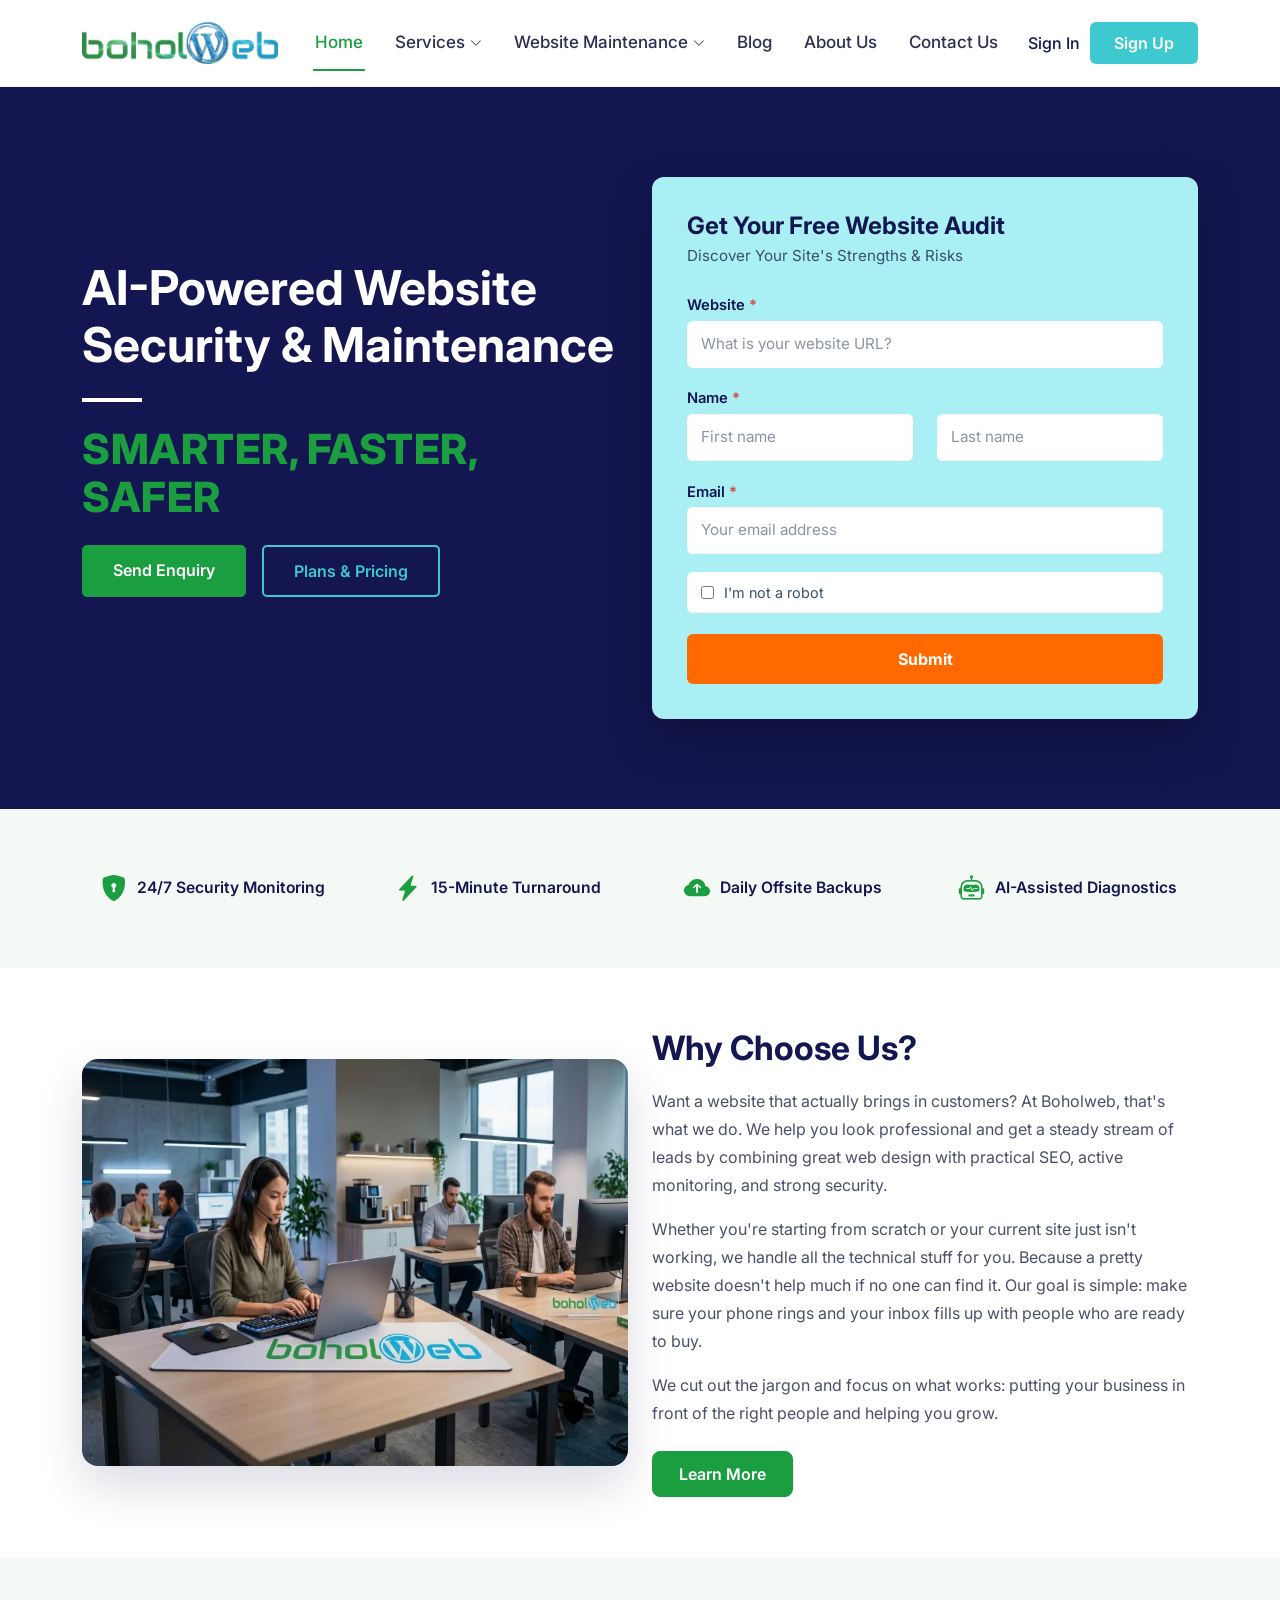
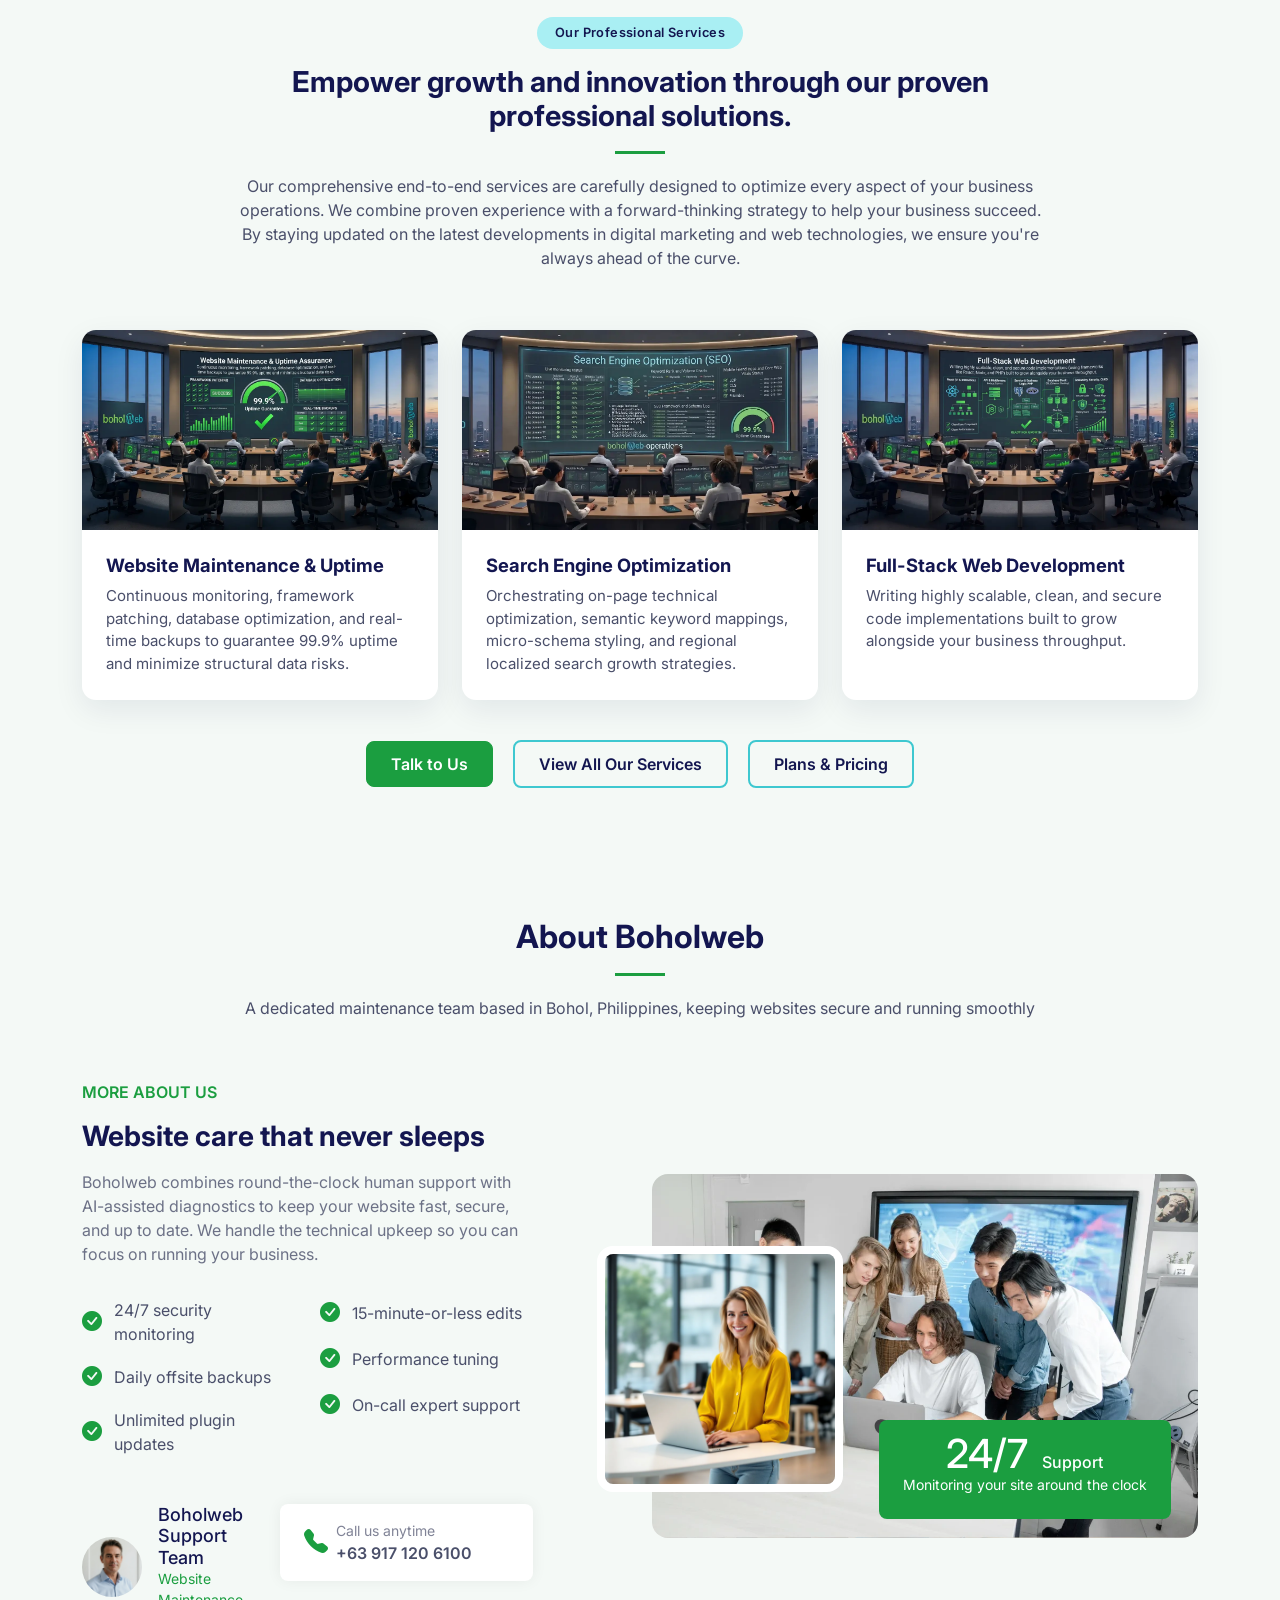
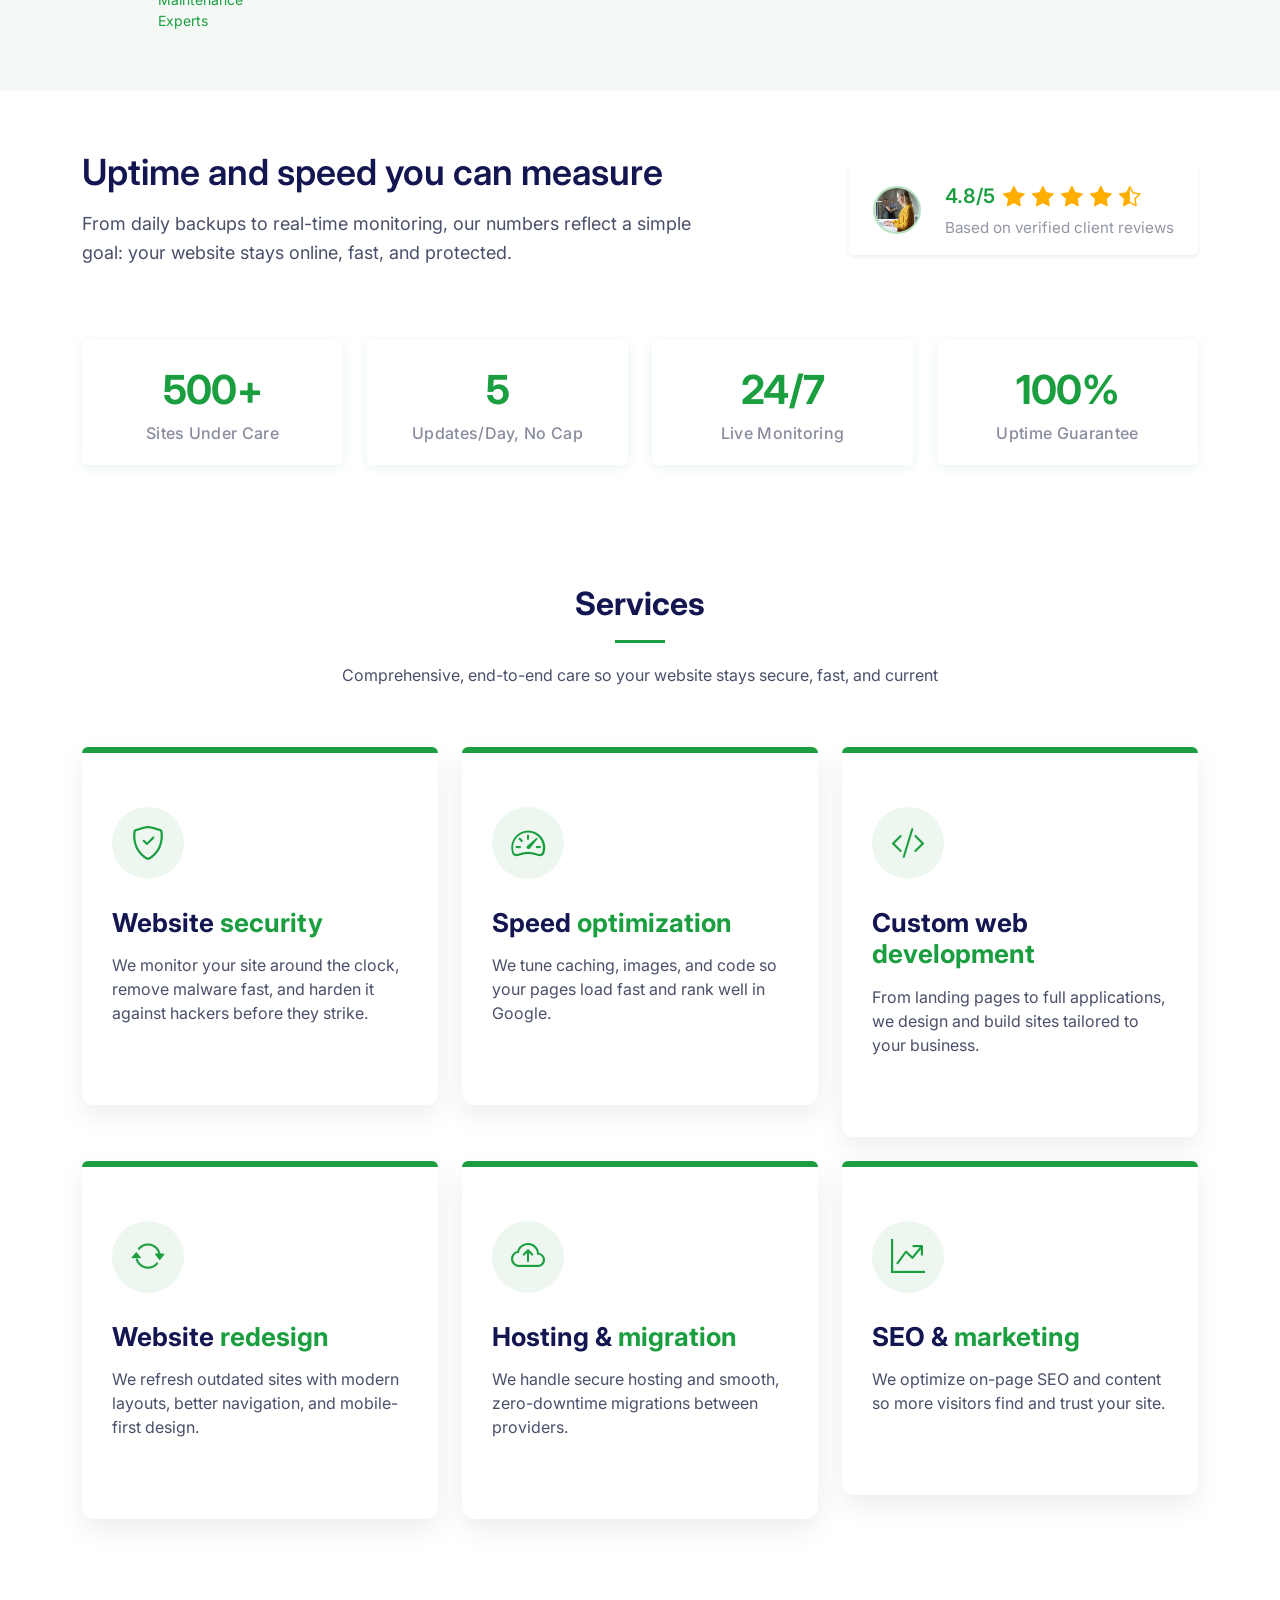
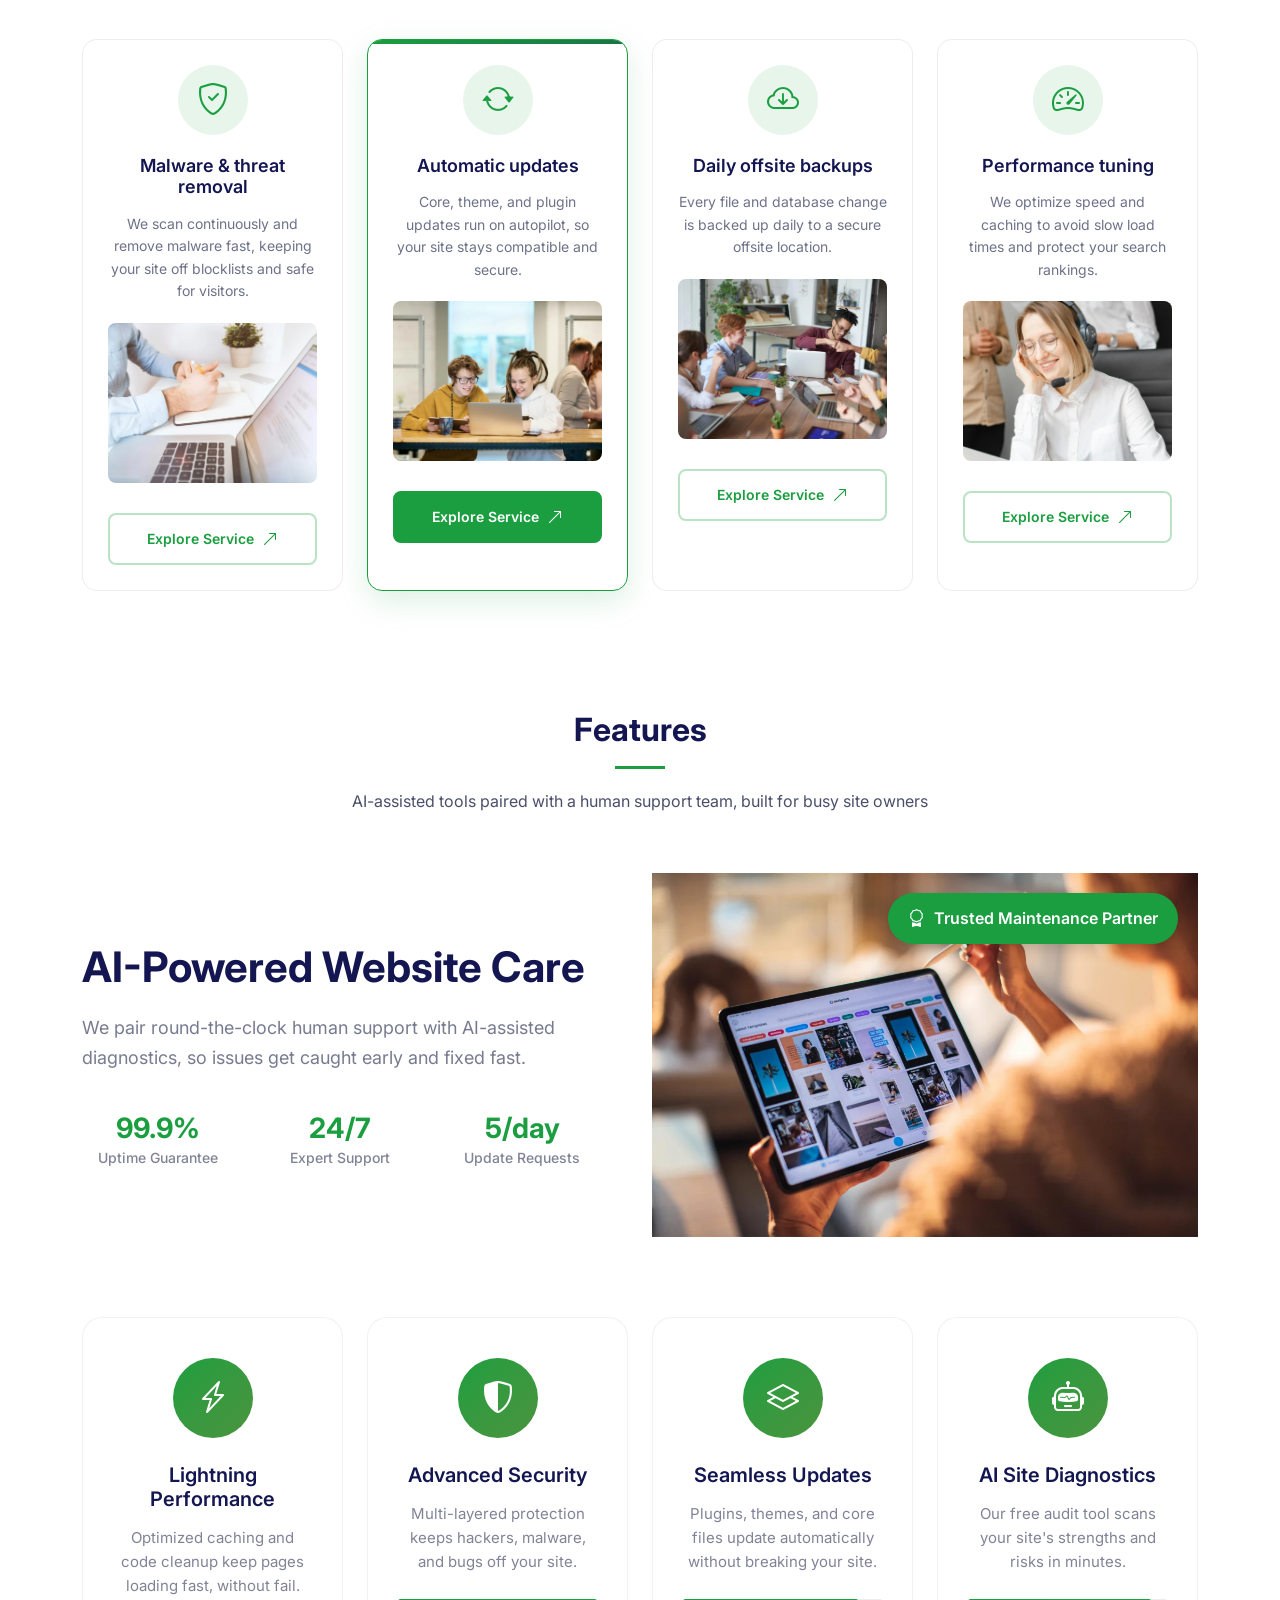
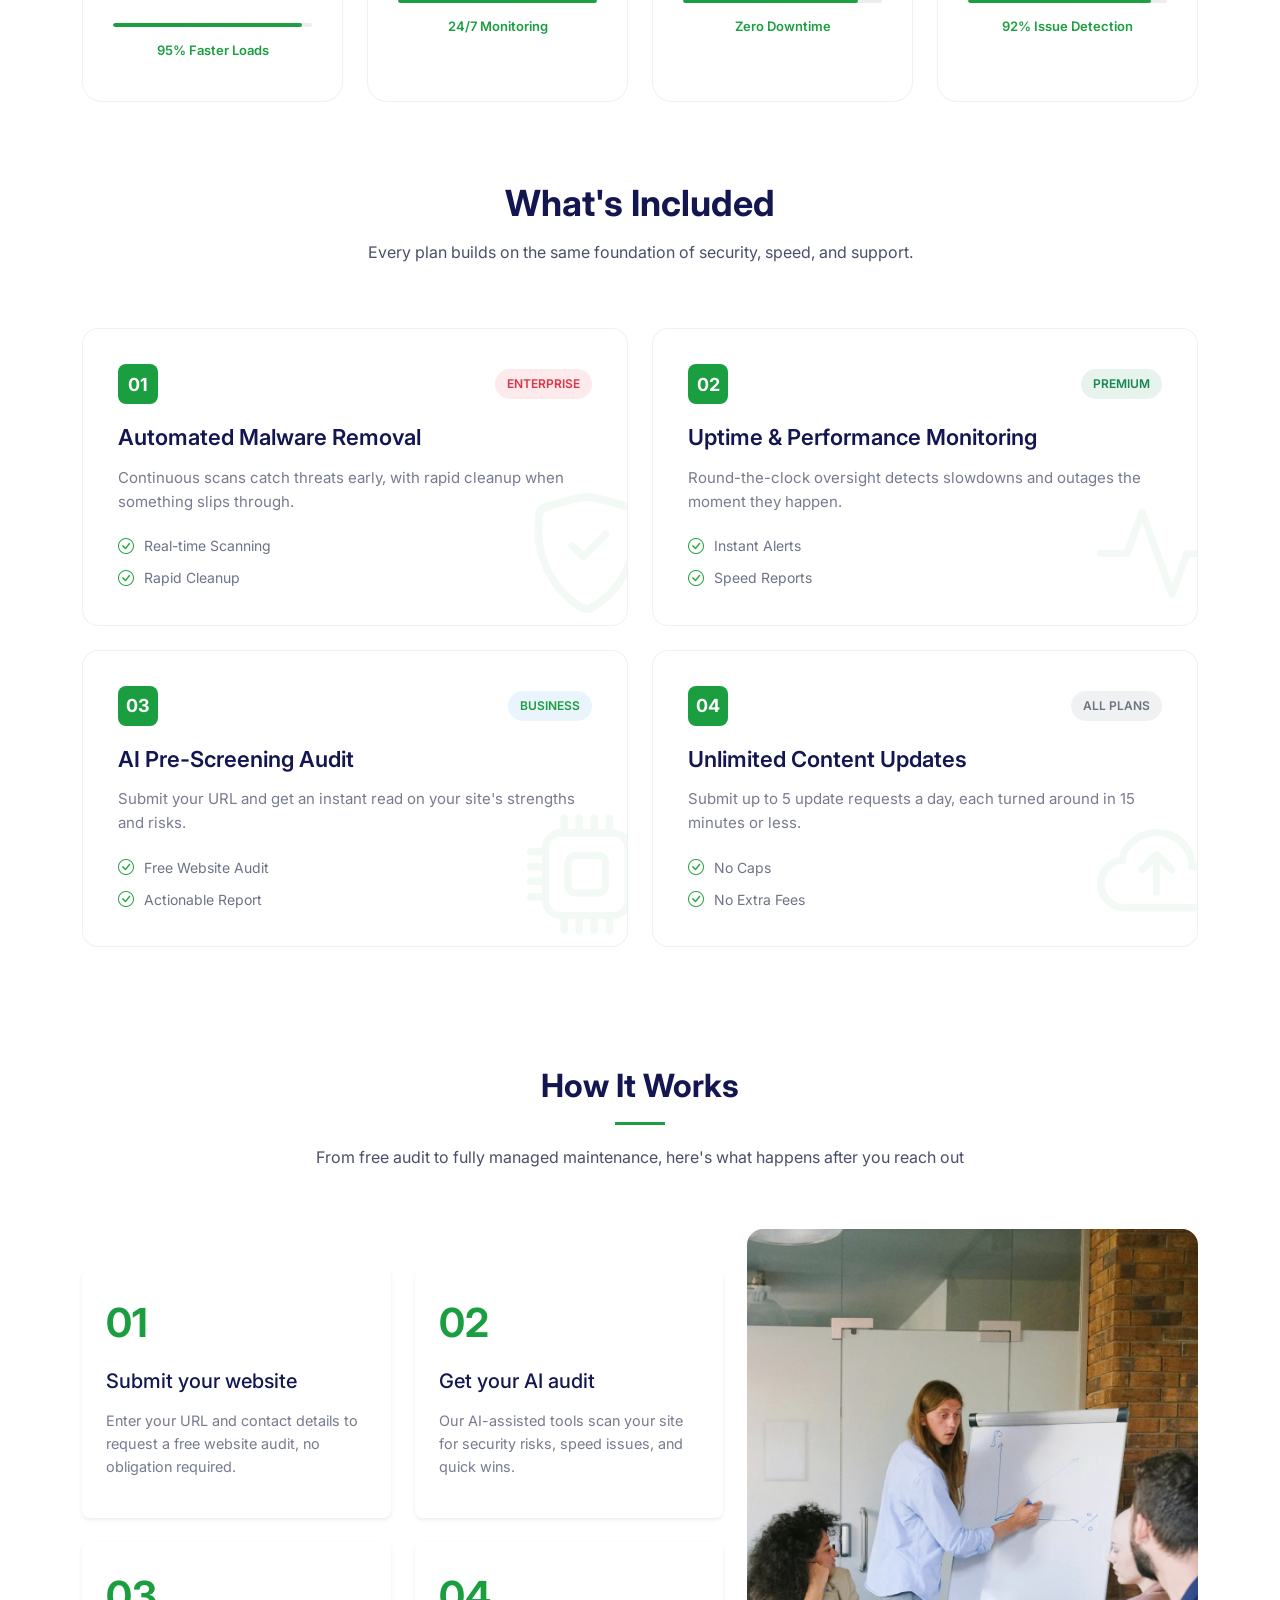
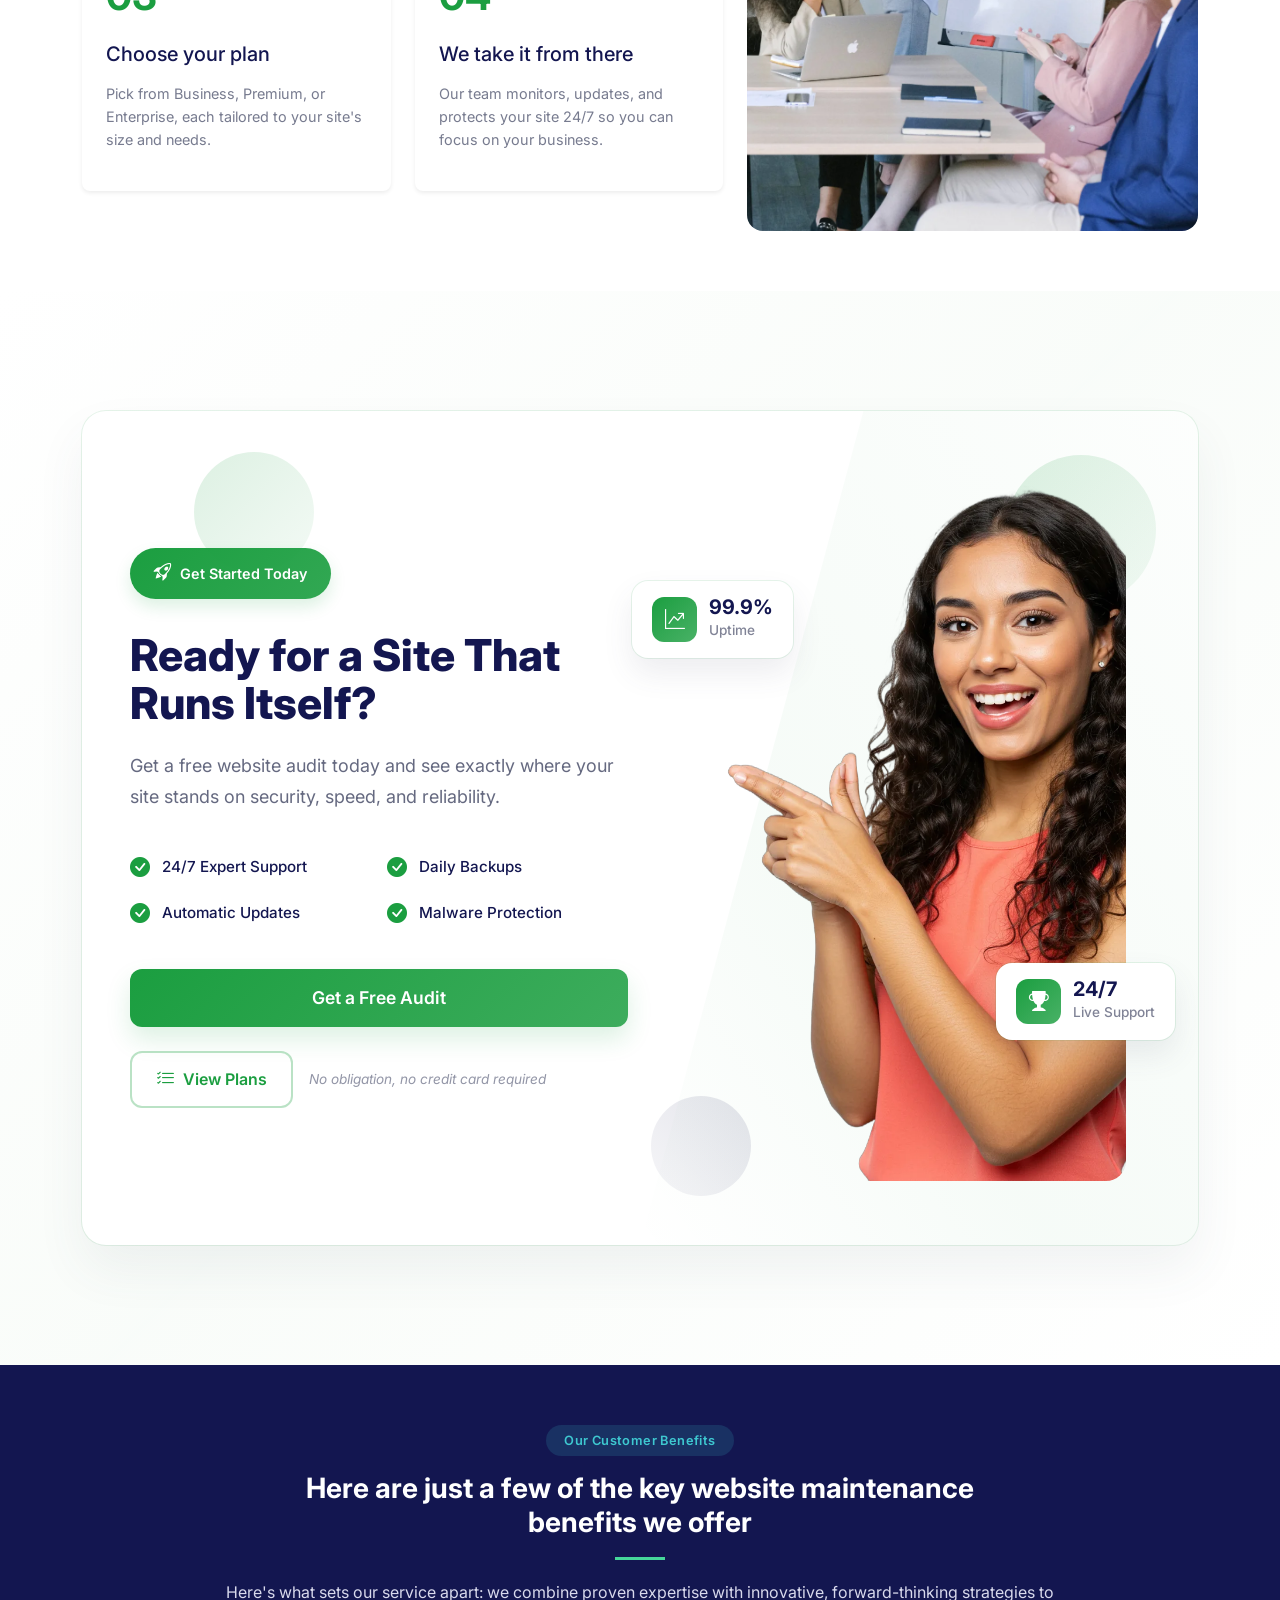
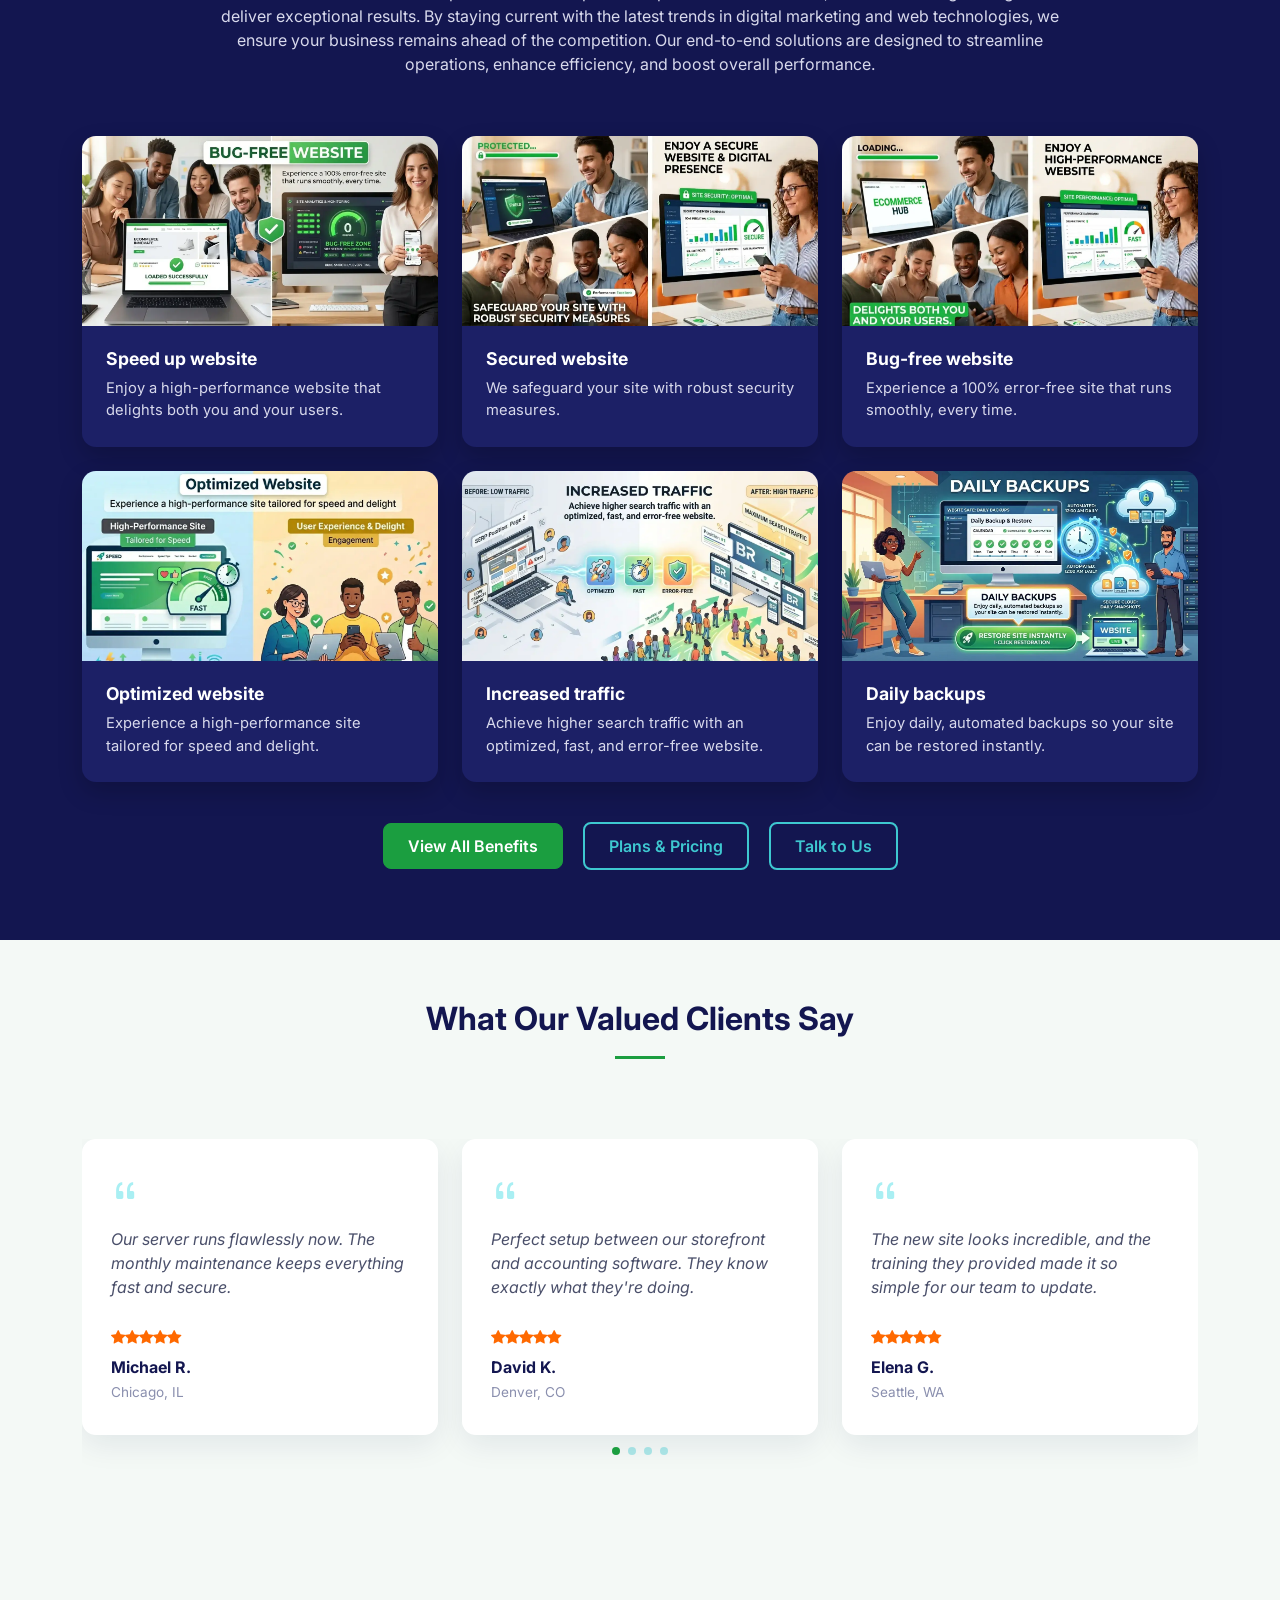
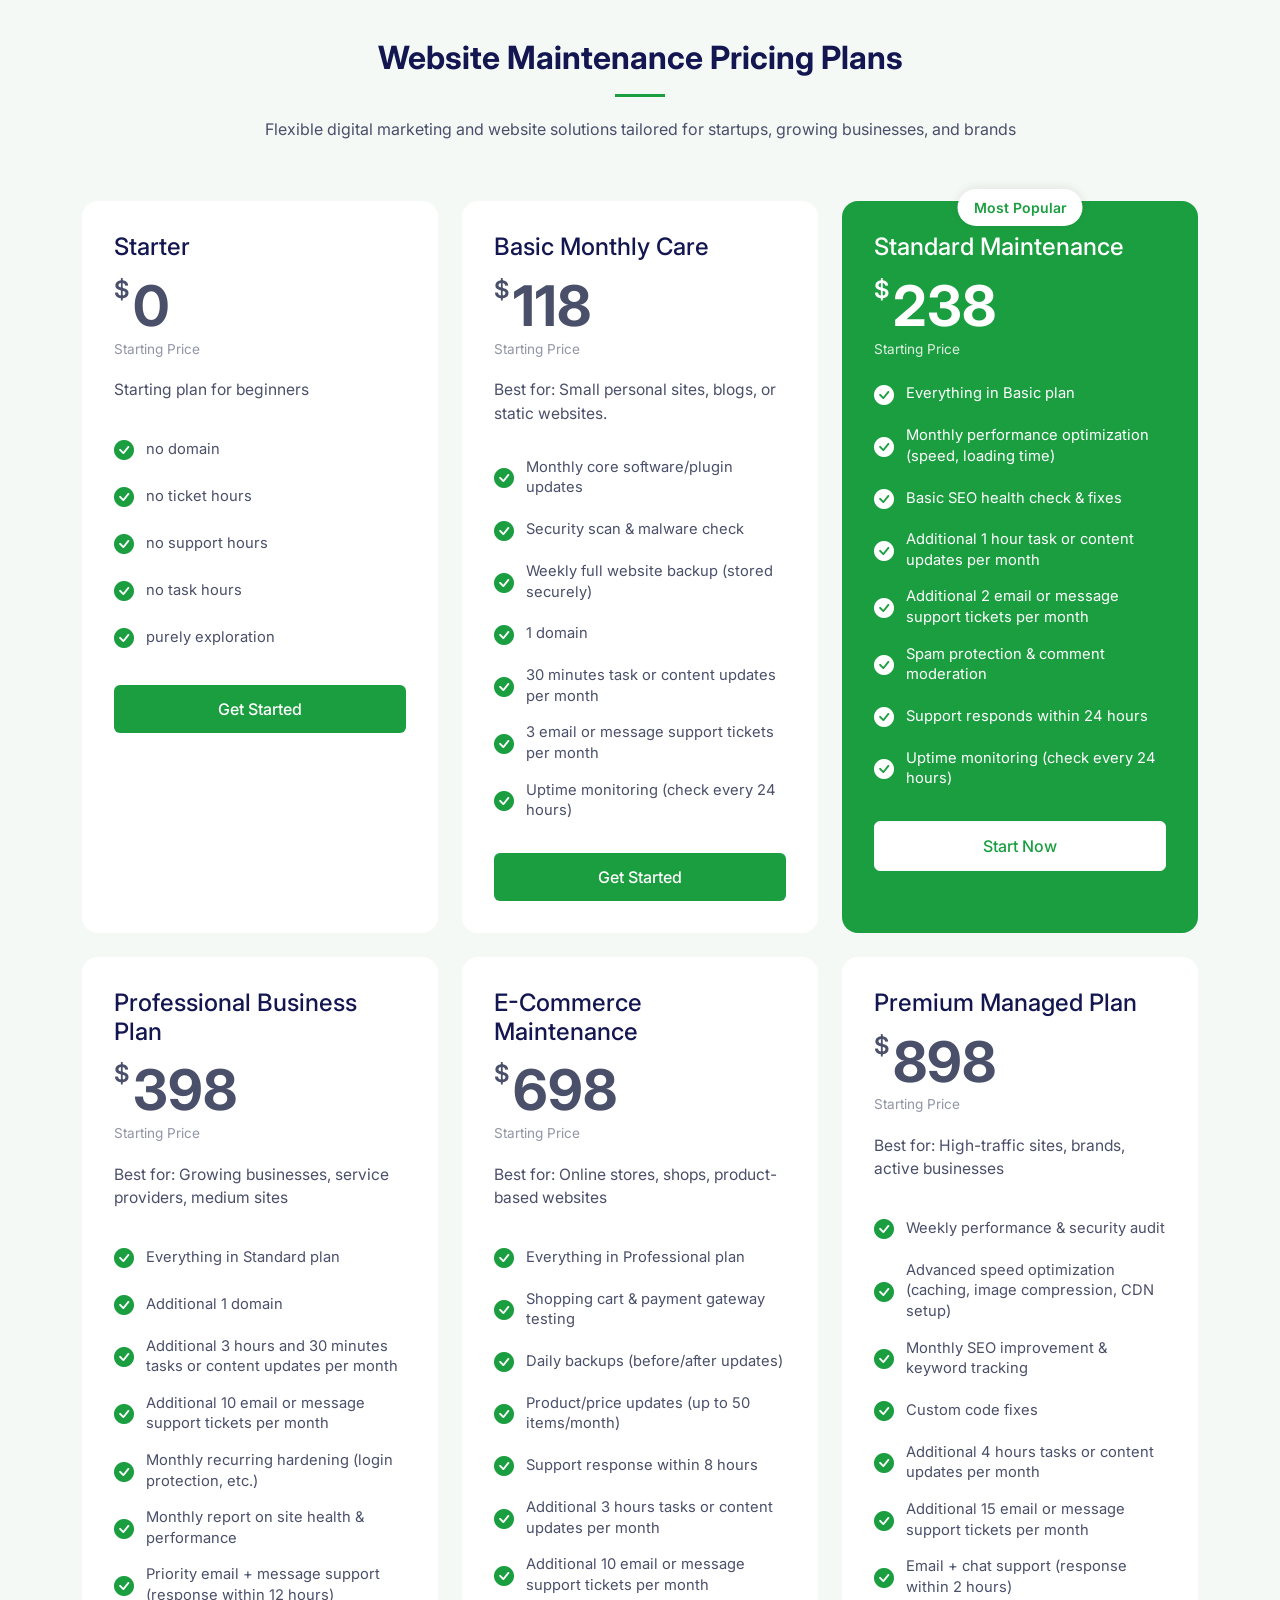
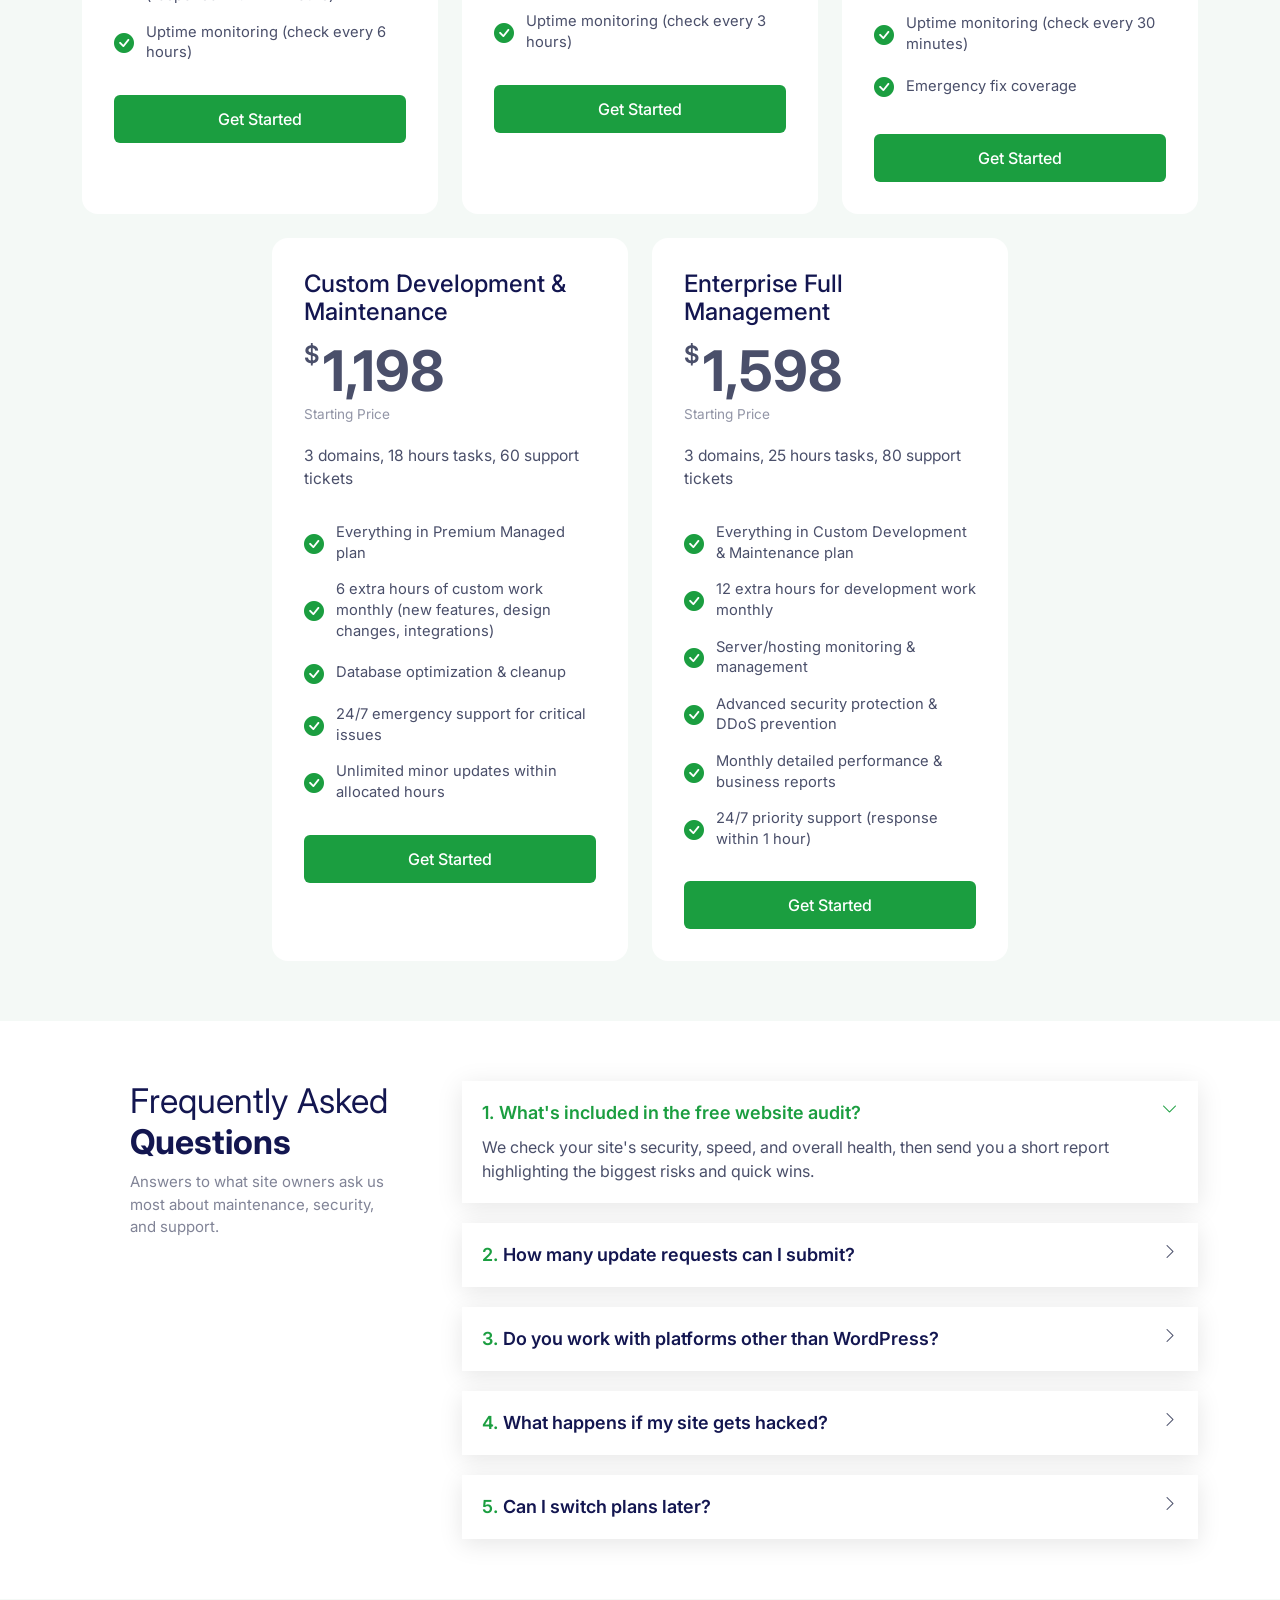
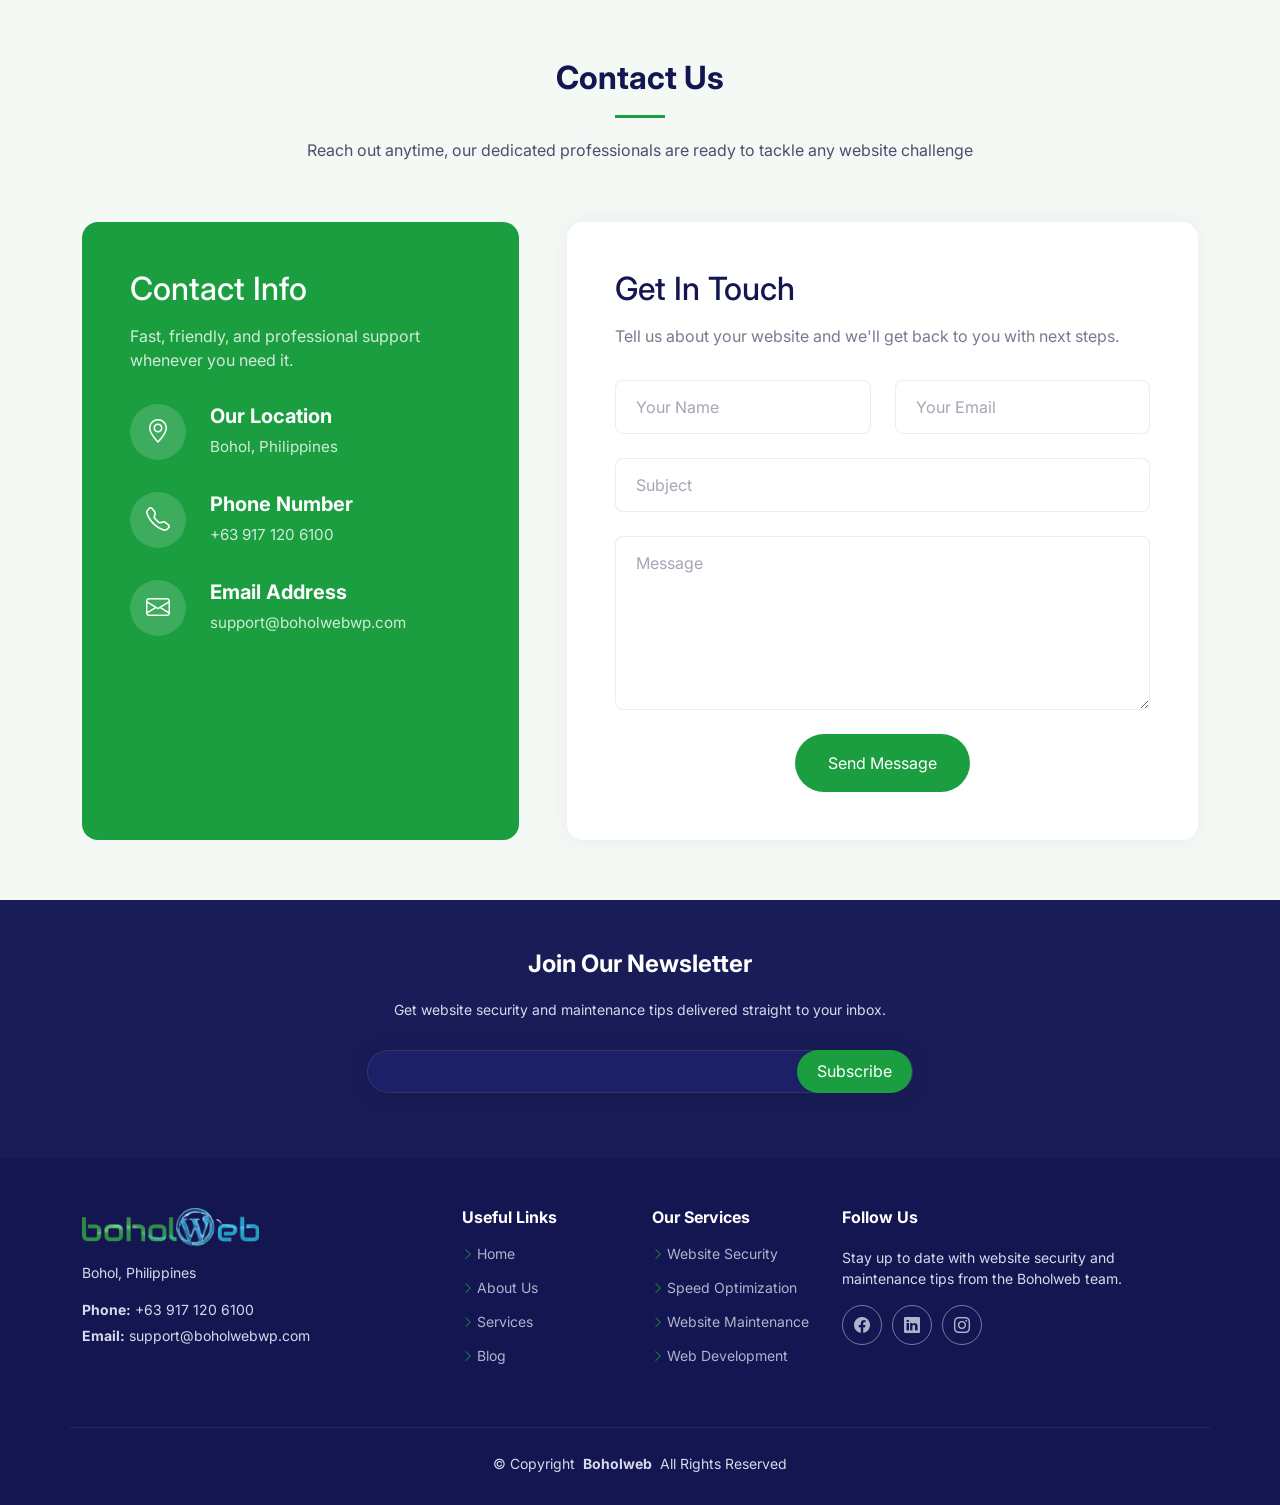
<file: index.html>
<!DOCTYPE html>
<html lang="en">

<head>
  <meta charset="utf-8">
  <meta content="width=device-width, initial-scale=1.0" name="viewport">
  <title>Boholweb - AI-Powered Website Security & Maintenance</title>
  <meta name="description" content="Boholweb keeps your website fast, secure, and always up to date with AI-assisted 24/7 monitoring, unlimited edits, and expert WordPress maintenance.">
  <meta name="keywords" content="website maintenance, website security, WordPress maintenance, Bohol, Philippines">

  <!-- Favicons -->
  <link href="assets/img/fav.jpg" rel="icon">
  <link href="assets/img/apple-touch-icon.png" rel="apple-touch-icon">

  <!-- Fonts -->
  <link href="https://fonts.googleapis.com" rel="preconnect">
  <link href="https://fonts.gstatic.com" rel="preconnect" crossorigin>
  <link href="https://fonts.googleapis.com/css2?family=Inter:wght@300;400;500;600;700;800;900&display=swap" rel="stylesheet">

  <!-- Vendor CSS Files -->
  <link href="assets/vendor/bootstrap/css/bootstrap.min.css" rel="stylesheet">
  <link href="assets/vendor/bootstrap-icons/bootstrap-icons.css" rel="stylesheet">
  <link href="assets/vendor/aos/aos.css" rel="stylesheet">
  <link href="assets/vendor/swiper/swiper-bundle.min.css" rel="stylesheet">
  <link href="assets/vendor/glightbox/css/glightbox.min.css" rel="stylesheet">

  <!-- Main CSS File -->
  <link href="assets/css/main.css" rel="stylesheet">

</head>

<body class="index-page">

  <header id="header" class="header d-flex align-items-center sticky-top">
    <div class="container-fluid container-xl position-relative d-flex align-items-center">

      <a href="index.html" class="logo d-flex align-items-center me-auto">
        <img src="assets/img/logo.webp" alt="boholWeb">
      </a>

      <nav id="navmenu" class="navmenu">
        <ul>
          <li><a href="#hero" class="active">Home</a></li>
          <li class="dropdown"><a href="#services"><span>Services</span> <i class="bi bi-chevron-down toggle-dropdown"></i></a>
            <ul>
              <li><a href="#services">Website Security</a></li>
              <li><a href="#services">Speed Optimization</a></li>
              <li><a href="#services">Web Design &amp; Development</a></li>
              <li><a href="#services">SEO Services</a></li>
            </ul>
          </li>
          <li class="dropdown"><a href="#pricing"><span>Website Maintenance</span> <i class="bi bi-chevron-down toggle-dropdown"></i></a>
            <ul>
              <li><a href="#pricing">Business Plan</a></li>
              <li><a href="#pricing">Premium Plan</a></li>
              <li><a href="#pricing">Enterprise Plan</a></li>
            </ul>
          </li>
          <li><a href="#faq">Blog</a></li>
          <li><a href="#about">About Us</a></li>
          <li><a href="#contact">Contact Us</a></li>
        </ul>
        <i class="mobile-nav-toggle d-xl-none bi bi-list"></i>
      </nav>

      <a class="btn-signin d-none d-lg-block" href="signin.html">Sign In</a>
      <a class="btn-getstarted" href="signup.html">Sign Up</a>

    </div>
  </header>

  <main class="main">

    <!-- Hero Section -->
    <section id="hero" class="hero bw-hero section">
      <div class="container" data-aos="fade-up" data-aos-delay="100">
        <div class="row align-items-center">
          <div class="col-lg-6">
            <div class="hero-content" data-aos="fade-up" data-aos-delay="200">
              <h2>AI-Powered Website
                Security &amp; Maintenance</h2>
              <hr class="hero-rule">
              <span class="bw-highlight">SMARTER, FASTER,<br>SAFER</span>
              <div class="hero-btns mt-4">
                <a href="#contact" class="btn btn-primary">Send Enquiry</a>
                <a href="#pricing" class="btn btn-outline">Plans &amp; Pricing</a>
              </div>
            </div>
          </div>
          <div class="col-lg-6" data-aos="fade-up" data-aos-delay="300">
            <div class="audit-card">
              <h3>Get Your Free Website Audit</h3>
              <p class="audit-subtitle">Discover Your Site's Strengths &amp; Risks</p>
              <form action="forms/contact.php" method="post" class="php-email-form">
                <label>Website <span class="req">*</span></label>
                <input type="text" class="form-control" name="website" placeholder="What is your website URL?" required>
                <label>Name <span class="req">*</span></label>
                <div class="row">
                  <div class="col-6">
                    <input type="text" class="form-control" name="first-name" placeholder="First name" required>
                  </div>
                  <div class="col-6">
                    <input type="text" class="form-control" name="last-name" placeholder="Last name" required>
                  </div>
                </div>
                <label>Email <span class="req">*</span></label>
                <input type="email" class="form-control" name="email" placeholder="Your email address" required>
                <div class="recaptcha-box">
                  <input type="checkbox" required> I'm not a robot
                </div>
                <button type="submit" class="btn-audit-submit">Submit</button>
              </form>
            </div>
          </div>
        </div>
      </div>
    </section><!-- /Hero Section -->

    <!-- Trust Strip -->
    <section id="trust-strip" class="trust-strip section light-background">
      <div class="container" data-aos="fade-up" data-aos-delay="100">
        <div class="row gy-3 text-center">
          <div class="col-6 col-md-3"><i class="bi bi-shield-lock-fill"></i><span>24/7 Security Monitoring</span></div>
          <div class="col-6 col-md-3"><i class="bi bi-lightning-charge-fill"></i><span>15-Minute Turnaround</span></div>
          <div class="col-6 col-md-3"><i class="bi bi-cloud-arrow-up-fill"></i><span>Daily Offsite Backups</span></div>
          <div class="col-6 col-md-3"><i class="bi bi-robot"></i><span>AI-Assisted Diagnostics</span></div>
        </div>
      </div>
    </section><!-- /Trust Strip -->

    <!-- Why Choose Us Section -->
    <section id="why-choose-us" class="why-choose-us section">
      <div class="container" data-aos="fade-up" data-aos-delay="100">
        <div class="row align-items-center gy-4">
          <div class="col-lg-6" data-aos="fade-right" data-aos-delay="200">
            <img src="assets/img/showcase/why-choose-us.webp" alt="Boholweb team at work" class="img-fluid rounded-4 wcu-image">
          </div>
          <div class="col-lg-6" data-aos="fade-left" data-aos-delay="300">
            <h2>Why Choose Us?</h2>
            <p>Want a website that actually brings in customers? At Boholweb, that's what we do. We help you look professional and get a steady stream of leads by combining great web design with practical SEO, active monitoring, and strong security.</p>
            <p>Whether you're starting from scratch or your current site just isn't working, we handle all the technical stuff for you. Because a pretty website doesn't help much if no one can find it. Our goal is simple: make sure your phone rings and your inbox fills up with people who are ready to buy.</p>
            <p>We cut out the jargon and focus on what works: putting your business in front of the right people and helping you grow.</p>
            <a href="#about" class="btn btn-primary">Learn More</a>
          </div>
        </div>
      </div>
    </section><!-- /Why Choose Us Section -->

    <!-- Professional Services Section -->
    <section id="professional-services" class="professional-services section light-background">
      <div class="container section-title" data-aos="fade-up">
        <span class="section-badge">Our Professional Services</span>
        <h2>Empower growth and innovation through our proven professional solutions.</h2>
        <p>Our comprehensive end-to-end services are carefully designed to optimize every aspect of your business operations. We combine proven experience with a forward-thinking strategy to help your business succeed. By staying updated on the latest developments in digital marketing and web technologies, we ensure you're always ahead of the curve.</p>
      </div><!-- End Section Title -->

      <div class="container" data-aos="fade-up" data-aos-delay="100">
        <div class="row g-4 justify-content-center">

          <div class="col-lg-4 col-md-6" data-aos="fade-up" data-aos-delay="100">
            <div class="ps-card">
              <div class="ps-card-img">
                <img src="assets/img/showcase/service-maintenance.webp" alt="Website Maintenance and Uptime Assurance" class="img-fluid">
              </div>
              <div class="ps-card-body">
                <h3>Website Maintenance &amp; Uptime</h3>
                <p>Continuous monitoring, framework patching, database optimization, and real-time backups to guarantee 99.9% uptime and minimize structural data risks.</p>
              </div>
            </div>
          </div>

          <div class="col-lg-4 col-md-6" data-aos="fade-up" data-aos-delay="200">
            <div class="ps-card">
              <div class="ps-card-img">
                <img src="assets/img/showcase/service-seo.webp" alt="Search Engine Optimization" class="img-fluid">
              </div>
              <div class="ps-card-body">
                <h3>Search Engine Optimization</h3>
                <p>Orchestrating on-page technical optimization, semantic keyword mappings, micro-schema styling, and regional localized search growth strategies.</p>
              </div>
            </div>
          </div>

          <div class="col-lg-4 col-md-6" data-aos="fade-up" data-aos-delay="300">
            <div class="ps-card">
              <div class="ps-card-img">
                <img src="assets/img/showcase/service-development.webp" alt="Full-Stack Web Development" class="img-fluid">
              </div>
              <div class="ps-card-body">
                <h3>Full-Stack Web Development</h3>
                <p>Writing highly scalable, clean, and secure code implementations built to grow alongside your business throughput.</p>
              </div>
            </div>
          </div>

        </div>

        <div class="ps-actions text-center" data-aos="fade-up" data-aos-delay="400">
          <a href="#contact" class="btn btn-primary">Talk to Us</a>
          <a href="#services" class="btn btn-outline">View All Our Services</a>
          <a href="#pricing" class="btn btn-outline">Plans &amp; Pricing</a>
        </div>
      </div>
    </section><!-- /Professional Services Section -->

    <!-- About Section -->
    <section id="about" class="about section light-background">

      <!-- Section Title -->
      <div class="container section-title" data-aos="fade-up">
        <h2>About Boholweb</h2>
        <p>A dedicated maintenance team based in Bohol, Philippines, keeping websites secure and running smoothly</p>
      </div><!-- End Section Title -->

      <div class="container" data-aos="fade-up" data-aos-delay="100">

        <div class="row gy-4 align-items-center justify-content-between">

          <div class="col-xl-5" data-aos="fade-up" data-aos-delay="200">
            <span class="about-meta">MORE ABOUT US</span>
            <h2 class="about-title">Website care that never sleeps</h2>
            <p class="about-description">Boholweb combines round-the-clock human support with AI-assisted diagnostics to keep your website fast, secure, and up to date. We handle the technical upkeep so you can focus on running your business.</p>

            <div class="row feature-list-wrapper">
              <div class="col-md-6">
                <ul class="feature-list">
                  <li><i class="bi bi-check-circle-fill"></i> 24/7 security monitoring</li>
                  <li><i class="bi bi-check-circle-fill"></i> Daily offsite backups</li>
                  <li><i class="bi bi-check-circle-fill"></i> Unlimited plugin updates</li>
                </ul>
              </div>
              <div class="col-md-6">
                <ul class="feature-list">
                  <li><i class="bi bi-check-circle-fill"></i> 15-minute-or-less edits</li>
                  <li><i class="bi bi-check-circle-fill"></i> Performance tuning</li>
                  <li><i class="bi bi-check-circle-fill"></i> On-call expert support</li>
                </ul>
              </div>
            </div>

            <div class="info-wrapper">
              <div class="row gy-4">
                <div class="col-lg-5">
                  <div class="profile d-flex align-items-center gap-3">
                    <img src="assets/img/person/person-m-2.webp" alt="Boholweb Team Lead" class="profile-image">
                    <div>
                      <h4 class="profile-name">Boholweb Support Team</h4>
                      <p class="profile-position">Website Maintenance Experts</p>
                    </div>
                  </div>
                </div>
                <div class="col-lg-7">
                  <div class="contact-info d-flex align-items-center gap-2">
                    <i class="bi bi-telephone-fill"></i>
                    <div>
                      <p class="contact-label">Call us anytime</p>
                      <p class="contact-number">+63 917 120 6100</p>
                    </div>
                  </div>
                </div>
              </div>
            </div>
          </div>

          <div class="col-xl-6" data-aos="fade-up" data-aos-delay="300">
            <div class="image-wrapper">
              <div class="images position-relative" data-aos="zoom-out" data-aos-delay="400">
                <img src="assets/img/about/about-5.webp" alt="Website maintenance team at work" class="img-fluid main-image rounded-4">
                <img src="assets/img/about/about-square-1.webp" alt="Security monitoring dashboard" class="img-fluid small-image rounded-4">
              </div>
              <div class="experience-badge floating">
                <h3>24/7 <span>Support</span></h3>
                <p>Monitoring your site around the clock</p>
              </div>
            </div>
          </div>
        </div>

      </div>

    </section><!-- /About Section -->

    <!-- Stats Section -->
    <section id="stats" class="stats section">

      <div class="container" data-aos="fade-up" data-aos-delay="100">

        <div class="stats-hero row align-items-center mb-5">
          <div class="col-lg-7 mb-4 mb-lg-0" data-aos="fade-right" data-aos-delay="200">
            <h3 class="headline mb-3">Uptime and speed you can measure</h3>
            <p class="lead">From daily backups to real-time monitoring, our numbers reflect a simple goal: your website stays online, fast, and protected.</p>
          </div>
          <div class="col-lg-5 text-lg-end text-center" data-aos="zoom-in" data-aos-delay="300">
            <div class="stats-rating d-inline-flex align-items-center py-3 px-4 shadow-sm">
              <img src="assets/img/about/about-1.webp" class="img-fluid stats-rating-img me-3" alt="User Group" width="64" height="48">
              <div>
                <div class="rating-score d-flex align-items-center mb-1">
                  <span class="fs-5 fw-semibold me-2">4.8/5</span>
                  <span class="stars">
                    <i class="bi bi-star-fill"></i>
                    <i class="bi bi-star-fill"></i>
                    <i class="bi bi-star-fill"></i>
                    <i class="bi bi-star-fill"></i>
                    <i class="bi bi-star-half"></i>
                  </span>
                </div>
                <div class="user-feedback small">Based on verified client reviews</div>
              </div>
            </div>
          </div>
        </div>

        <div class="stats-counters row gy-4 justify-content-center">
          <div class="col-6 col-md-3" data-aos="fade-up" data-aos-delay="100">
            <article class="stats-counter-card">
              <div class="counter-value mb-1">
                <span data-purecounter-start="0" data-purecounter-end="500" data-purecounter-duration="1.5" class="purecounter"></span>+
              </div>
              <small class="label">Sites Under Care</small>
            </article>
          </div>
          <div class="col-6 col-md-3" data-aos="fade-up" data-aos-delay="200">
            <article class="stats-counter-card">
              <div class="counter-value mb-1">
                <span data-purecounter-start="0" data-purecounter-end="5" data-purecounter-duration="1.5" class="purecounter"></span>
              </div>
              <small class="label">Updates/Day, No Cap</small>
            </article>
          </div>
          <div class="col-6 col-md-3" data-aos="fade-up" data-aos-delay="300">
            <article class="stats-counter-card">
              <div class="counter-value mb-1">
                <span data-purecounter-start="0" data-purecounter-end="24" data-purecounter-duration="1.5" class="purecounter"></span>/7
              </div>
              <small class="label">Live Monitoring</small>
            </article>
          </div>
          <div class="col-6 col-md-3" data-aos="fade-up" data-aos-delay="400">
            <article class="stats-counter-card">
              <div class="counter-value mb-1">
                <span data-purecounter-start="0" data-purecounter-end="99.9" data-purecounter-duration="1.5" class="purecounter"></span>%
              </div>
              <small class="label">Uptime Guarantee</small>
            </article>
          </div>
        </div><!-- End stats counters -->

      </div>

    </section><!-- /Stats Section -->

    <!-- Services Section -->
    <section id="services" class="services section">

      <!-- Section Title -->
      <div class="container section-title" data-aos="fade-up">
        <h2>Services</h2>
        <p>Comprehensive, end-to-end care so your website stays secure, fast, and current</p>
      </div><!-- End Section Title -->

      <div class="container" data-aos="fade-up" data-aos-delay="100">

        <div class="row gy-4 justify-content-center">
          <div class="col-lg-4 col-md-6" data-aos="fade-up" data-aos-delay="100">
            <article class="service-item">
              <span class="service-icon rounded-circle">
                <i class="bi bi-shield-check"></i>
              </span>
              <h3>
                <a href="#pricing">
                  Website <span>security</span>
                </a>
              </h3>
              <p>
                We monitor your site around the clock, remove malware fast, and harden it against hackers before they strike.
              </p>
              <a href="#pricing" class="card-action rounded-circle d-flex align-items-center justify-content-center">
                <i class="bi bi-arrow-up-right"></i>
              </a>
            </article>
          </div>

          <div class="col-lg-4 col-md-6" data-aos="fade-up" data-aos-delay="100">
            <article class="service-item">
              <span class="service-icon rounded-circle">
                <i class="bi bi-speedometer2"></i>
              </span>
              <h3>
                <a href="#pricing">
                  Speed <span>optimization</span>
                </a>
              </h3>
              <p>
                We tune caching, images, and code so your pages load fast and rank well in Google.
              </p>
              <a href="#pricing" class="card-action rounded-circle d-flex align-items-center justify-content-center">
                <i class="bi bi-arrow-up-right"></i>
              </a>
            </article>
          </div>

          <div class="col-lg-4 col-md-6" data-aos="fade-up" data-aos-delay="100">
            <article class="service-item">
              <span class="service-icon rounded-circle">
                <i class="bi bi-code-slash"></i>
              </span>
              <h3>
                <a href="#pricing">
                  Custom web <span>development</span>
                </a>
              </h3>
              <p>
                From landing pages to full applications, we design and build sites tailored to your business.
              </p>
              <a href="#pricing" class="card-action rounded-circle d-flex align-items-center justify-content-center">
                <i class="bi bi-arrow-up-right"></i>
              </a>
            </article>
          </div>

          <div class="col-lg-4 col-md-6" data-aos="fade-up" data-aos-delay="100">
            <article class="service-item">
              <span class="service-icon rounded-circle">
                <i class="bi bi-arrow-repeat"></i>
              </span>
              <h3>
                <a href="#pricing">
                  Website <span>redesign</span>
                </a>
              </h3>
              <p>
                We refresh outdated sites with modern layouts, better navigation, and mobile-first design.
              </p>
              <a href="#pricing" class="card-action rounded-circle d-flex align-items-center justify-content-center">
                <i class="bi bi-arrow-up-right"></i>
              </a>
            </article>
          </div>

          <div class="col-lg-4 col-md-6" data-aos="fade-up" data-aos-delay="100">
            <article class="service-item">
              <span class="service-icon rounded-circle">
                <i class="bi bi-cloud-arrow-up"></i>
              </span>
              <h3>
                <a href="#pricing">
                  Hosting & <span>migration</span>
                </a>
              </h3>
              <p>
                We handle secure hosting and smooth, zero-downtime migrations between providers.
              </p>
              <a href="#pricing" class="card-action rounded-circle d-flex align-items-center justify-content-center">
                <i class="bi bi-arrow-up-right"></i>
              </a>
            </article>
          </div>

          <div class="col-lg-4 col-md-6" data-aos="fade-up" data-aos-delay="100">
            <article class="service-item">
              <span class="service-icon rounded-circle">
                <i class="bi bi-graph-up-arrow"></i>
              </span>
              <h3>
                <a href="#pricing">
                  SEO & <span>marketing</span>
                </a>
              </h3>
              <p>
                We optimize on-page SEO and content so more visitors find and trust your site.
              </p>
              <a href="#pricing" class="card-action rounded-circle d-flex align-items-center justify-content-center">
                <i class="bi bi-arrow-up-right"></i>
              </a>
            </article>
          </div>
        </div>

      </div>

    </section><!-- /Services Section -->

    <!-- Alt Services Section -->
    <section id="alt-services" class="alt-services section">

      <div class="container" data-aos="fade-up" data-aos-delay="100">
        <div class="row g-4">
          <div class="col-lg-6 col-xl-3">
            <div class="service-card" data-aos="zoom-in" data-aos-delay="100">
              <div class="card-header">
                <div class="icon-box">
                  <i class="bi bi-shield-check"></i>
                </div>
                <h4>Malware &amp; threat removal</h4>
              </div>
              <div class="card-body">
                <p>We scan continuously and remove malware fast, keeping your site off blocklists and safe for visitors.</p>
                <div class="feature-image">
                  <img src="assets/img/services/services-1.webp" alt="Malware &amp; threat removal" class="img-fluid">
                </div>
              </div>
              <div class="card-footer">
                <a href="#contact" class="btn-explore">
                  Explore Service
                  <i class="bi bi-arrow-up-right"></i>
                </a>
              </div>
            </div>
          </div><!-- /Service Card -->

          <div class="col-lg-6 col-xl-3">
            <div class="service-card featured" data-aos="zoom-in" data-aos-delay="100">
              <div class="card-header">
                <div class="icon-box">
                  <i class="bi bi-arrow-repeat"></i>
                </div>
                <h4>Automatic updates</h4>
              </div>
              <div class="card-body">
                <p>Core, theme, and plugin updates run on autopilot, so your site stays compatible and secure.</p>
                <div class="feature-image">
                  <img src="assets/img/services/services-2.webp" alt="Automatic updates" class="img-fluid">
                </div>
              </div>
              <div class="card-footer">
                <a href="#contact" class="btn-explore">
                  Explore Service
                  <i class="bi bi-arrow-up-right"></i>
                </a>
              </div>
            </div>
          </div><!-- /Service Card -->

          <div class="col-lg-6 col-xl-3">
            <div class="service-card" data-aos="zoom-in" data-aos-delay="100">
              <div class="card-header">
                <div class="icon-box">
                  <i class="bi bi-cloud-arrow-down"></i>
                </div>
                <h4>Daily offsite backups</h4>
              </div>
              <div class="card-body">
                <p>Every file and database change is backed up daily to a secure offsite location.</p>
                <div class="feature-image">
                  <img src="assets/img/services/services-3.webp" alt="Daily offsite backups" class="img-fluid">
                </div>
              </div>
              <div class="card-footer">
                <a href="#contact" class="btn-explore">
                  Explore Service
                  <i class="bi bi-arrow-up-right"></i>
                </a>
              </div>
            </div>
          </div><!-- /Service Card -->

          <div class="col-lg-6 col-xl-3">
            <div class="service-card" data-aos="zoom-in" data-aos-delay="100">
              <div class="card-header">
                <div class="icon-box">
                  <i class="bi bi-speedometer2"></i>
                </div>
                <h4>Performance tuning</h4>
              </div>
              <div class="card-body">
                <p>We optimize speed and caching to avoid slow load times and protect your search rankings.</p>
                <div class="feature-image">
                  <img src="assets/img/services/services-4.webp" alt="Performance tuning" class="img-fluid">
                </div>
              </div>
              <div class="card-footer">
                <a href="#contact" class="btn-explore">
                  Explore Service
                  <i class="bi bi-arrow-up-right"></i>
                </a>
              </div>
            </div>
          </div><!-- /Service Card -->
        </div>
      </div>
    </section><!-- /Alt Services Section -->

    <!-- Features Section -->
    <section id="features" class="features section">

      <!-- Section Title -->
      <div class="container section-title" data-aos="fade-up">
        <h2>Features</h2>
        <p>AI-assisted tools paired with a human support team, built for busy site owners</p>
      </div><!-- End Section Title -->

      <div class="container" data-aos="fade-up" data-aos-delay="100">

        <div class="row align-items-center mb-5">
          <div class="col-lg-6" data-aos="fade-right" data-aos-delay="200">
            <div class="features-intro">
              <h2>AI-Powered Website Care</h2>
              <p>We pair round-the-clock human support with AI-assisted diagnostics, so issues get caught early and fixed fast.</p>
              <div class="highlights-grid">
                <div class="highlight-item">
                  <div class="highlight-number">99.9%</div>
                  <div class="highlight-text">Uptime Guarantee</div>
                </div>
                <div class="highlight-item">
                  <div class="highlight-number">24/7</div>
                  <div class="highlight-text">Expert Support</div>
                </div>
                <div class="highlight-item">
                  <div class="highlight-number">5/day</div>
                  <div class="highlight-text">Update Requests</div>
                </div>
              </div>
            </div>
          </div>
          <div class="col-lg-6" data-aos="fade-left" data-aos-delay="300">
            <div class="featured-image-container">
              <img src="assets/img/features/features-3.webp" alt="Boholweb monitoring dashboard" class="img-fluid">
              <div class="floating-badge">
                <i class="bi bi-award"></i>
                <span>Trusted Maintenance Partner</span>
              </div>
            </div>
          </div>
        </div>

        <div class="features-grid">
          <div class="row g-4">
            <div class="col-xl-3 col-lg-4 col-md-6" data-aos="zoom-in" data-aos-delay="100">
              <div class="feature-box text-center">
                <div class="feature-icon-wrapper">
                  <i class="bi bi-lightning-charge"></i>
                </div>
                <h4>Lightning Performance</h4>
                <p>Optimized caching and code cleanup keep pages loading fast, without fail.</p>
                <div class="progress-indicator">
                  <div class="progress-bar" style="width: 95%;"></div>
                </div>
                <span class="progress-label">95% Faster Loads</span>
              </div>
            </div>

            <div class="col-xl-3 col-lg-4 col-md-6" data-aos="zoom-in" data-aos-delay="200">
              <div class="feature-box text-center">
                <div class="feature-icon-wrapper">
                  <i class="bi bi-shield-shaded"></i>
                </div>
                <h4>Advanced Security</h4>
                <p>Multi-layered protection keeps hackers, malware, and bugs off your site.</p>
                <div class="progress-indicator">
                  <div class="progress-bar" style="width: 100%;"></div>
                </div>
                <span class="progress-label">24/7 Monitoring</span>
              </div>
            </div>

            <div class="col-xl-3 col-lg-4 col-md-6" data-aos="zoom-in" data-aos-delay="300">
              <div class="feature-box text-center">
                <div class="feature-icon-wrapper">
                  <i class="bi bi-layers"></i>
                </div>
                <h4>Seamless Updates</h4>
                <p>Plugins, themes, and core files update automatically without breaking your site.</p>
                <div class="progress-indicator">
                  <div class="progress-bar" style="width: 88%;"></div>
                </div>
                <span class="progress-label">Zero Downtime</span>
              </div>
            </div>

            <div class="col-xl-3 col-lg-4 col-md-6" data-aos="zoom-in" data-aos-delay="400">
              <div class="feature-box text-center">
                <div class="feature-icon-wrapper">
                  <i class="bi bi-robot"></i>
                </div>
                <h4>AI Site Diagnostics</h4>
                <p>Our free audit tool scans your site's strengths and risks in minutes.</p>
                <div class="progress-indicator">
                  <div class="progress-bar" style="width: 92%;"></div>
                </div>
                <span class="progress-label">92% Issue Detection</span>
              </div>
            </div>
          </div>
        </div>

        <div class="advanced-features-section" data-aos="fade-up" data-aos-delay="100">
          <div class="row">
            <div class="col-lg-8 mx-auto text-center mb-5" data-aos="fade-up" data-aos-delay="200">
              <h3>What's Included</h3>
              <p>Every plan builds on the same foundation of security, speed, and support.</p>
            </div>
          </div>

          <div class="row g-4">
            <div class="col-lg-6" data-aos="fade-right" data-aos-delay="300">
              <div class="advanced-feature-card">
                <div class="feature-header">
                  <div class="feature-number">01</div>
                  <div class="feature-status-badge enterprise">Enterprise</div>
                </div>
                <div class="feature-content">
                  <h5>Automated Malware Removal</h5>
                  <p>Continuous scans catch threats early, with rapid cleanup when something slips through.</p>
                  <ul class="feature-benefits">
                    <li><i class="bi bi-check-circle"></i> Real-time Scanning</li>
                    <li><i class="bi bi-check-circle"></i> Rapid Cleanup</li>
                  </ul>
                </div>
                <div class="feature-icon-bg">
                  <i class="bi bi-shield-check"></i>
                </div>
              </div>
            </div>

            <div class="col-lg-6" data-aos="fade-left" data-aos-delay="400">
              <div class="advanced-feature-card">
                <div class="feature-header">
                  <div class="feature-number">02</div>
                  <div class="feature-status-badge premium">Premium</div>
                </div>
                <div class="feature-content">
                  <h5>Uptime &amp; Performance Monitoring</h5>
                  <p>Round-the-clock oversight detects slowdowns and outages the moment they happen.</p>
                  <ul class="feature-benefits">
                    <li><i class="bi bi-check-circle"></i> Instant Alerts</li>
                    <li><i class="bi bi-check-circle"></i> Speed Reports</li>
                  </ul>
                </div>
                <div class="feature-icon-bg">
                  <i class="bi bi-activity"></i>
                </div>
              </div>
            </div>

            <div class="col-lg-6" data-aos="fade-right" data-aos-delay="500">
              <div class="advanced-feature-card">
                <div class="feature-header">
                  <div class="feature-number">03</div>
                  <div class="feature-status-badge standard">Business</div>
                </div>
                <div class="feature-content">
                  <h5>AI Pre-Screening Audit</h5>
                  <p>Submit your URL and get an instant read on your site's strengths and risks.</p>
                  <ul class="feature-benefits">
                    <li><i class="bi bi-check-circle"></i> Free Website Audit</li>
                    <li><i class="bi bi-check-circle"></i> Actionable Report</li>
                  </ul>
                </div>
                <div class="feature-icon-bg">
                  <i class="bi bi-cpu"></i>
                </div>
              </div>
            </div>

            <div class="col-lg-6" data-aos="fade-left" data-aos-delay="600">
              <div class="advanced-feature-card">
                <div class="feature-header">
                  <div class="feature-number">04</div>
                  <div class="feature-status-badge coming-soon">All Plans</div>
                </div>
                <div class="feature-content">
                  <h5>Unlimited Content Updates</h5>
                  <p>Submit up to 5 update requests a day, each turned around in 15 minutes or less.</p>
                  <ul class="feature-benefits">
                    <li><i class="bi bi-check-circle"></i> No Caps</li>
                    <li><i class="bi bi-check-circle"></i> No Extra Fees</li>
                  </ul>
                </div>
                <div class="feature-icon-bg">
                  <i class="bi bi-cloud-arrow-up"></i>
                </div>
              </div>
            </div>
          </div>
        </div>

      </div>

    </section><!-- /Features Section -->

    <!-- Why Us Section -->
    <section id="why-us" class="why-us section">

      <!-- Section Title -->
      <div class="container section-title" data-aos="fade-up">
        <h2>How It Works</h2>
        <p>From free audit to fully managed maintenance, here's what happens after you reach out</p>
      </div><!-- End Section Title -->

      <div class="container" data-aos="fade-up" data-aos-delay="100">

        <div class="row gy-4 align-items-center">
          <div class="col-lg-7 mb-4 mb-lg-0">
            <div class="row gy-4">

              <div class="col-md-6" data-aos="fade-up" data-aos-delay="200">
                <div class="card-item">
                  <div class="card-number">01</div>
                  <h3>Submit your website</h3>
                  <p>Enter your URL and contact details to request a free website audit, no obligation required.</p>
                </div>
              </div><!-- End Card Item -->

              <div class="col-md-6" data-aos="fade-up" data-aos-delay="300">
                <div class="card-item">
                  <div class="card-number">02</div>
                  <h3>Get your AI audit</h3>
                  <p>Our AI-assisted tools scan your site for security risks, speed issues, and quick wins.</p>
                </div>
              </div><!-- End Card Item -->

              <div class="col-md-6" data-aos="fade-up" data-aos-delay="400">
                <div class="card-item">
                  <div class="card-number">03</div>
                  <h3>Choose your plan</h3>
                  <p>Pick from Business, Premium, or Enterprise, each tailored to your site's size and needs.</p>
                </div>
              </div><!-- End Card Item -->

              <div class="col-md-6" data-aos="fade-up" data-aos-delay="500">
                <div class="card-item">
                  <div class="card-number">04</div>
                  <h3>We take it from there</h3>
                  <p>Our team monitors, updates, and protects your site 24/7 so you can focus on your business.</p>
                </div>
              </div><!-- End Card Item -->

            </div>
          </div>

          <div class="col-lg-5" data-aos="zoom-out" data-aos-delay="300">
            <div class="image-wrapper">
              <img src="assets/img/about/about-portrait-3.webp" alt="Boholweb support specialist" class="img-fluid rounded-4">
            </div>
          </div>
        </div>

      </div>

    </section><!-- /Why Us Section -->

    <!-- Call To Action Section -->
    <section id="call-to-action" class="call-to-action section">

      <div class="container" data-aos="fade-up" data-aos-delay="100">

        <div class="cta-wrapper">
          <div class="background-pattern">
            <div class="wave"></div>
            <div class="geometric-shape shape-1"></div>
            <div class="geometric-shape shape-2"></div>
          </div>

          <div class="row align-items-center">
            <div class="col-lg-6 order-lg-2">
              <div class="image-section" data-aos="fade-left" data-aos-delay="200">
                <div class="main-image-wrapper">
                  <img src="assets/img/cta/cta-4.webp" alt="Website security dashboard" class="img-fluid main-img">
                  <div class="overlay-circle circle-1"></div>
                  <div class="overlay-circle circle-2"></div>
                </div>

                <div class="stats-card card-1" data-aos="zoom-in" data-aos-delay="400">
                  <div class="stat-icon">
                    <i class="bi bi-graph-up-arrow"></i>
                  </div>
                  <div class="stat-content">
                    <h6>99.9%</h6>
                    <span>Uptime</span>
                  </div>
                </div>

                <div class="stats-card card-2" data-aos="zoom-in" data-aos-delay="500">
                  <div class="stat-icon">
                    <i class="bi bi-trophy-fill"></i>
                  </div>
                  <div class="stat-content">
                    <h6>24/7</h6>
                    <span>Live Support</span>
                  </div>
                </div>
              </div>
            </div>

            <div class="col-lg-6 order-lg-1">
              <div class="content-section" data-aos="fade-right" data-aos-delay="300">
                <div class="label-badge" data-aos="fade-up" data-aos-delay="400">
                  <i class="bi bi-rocket-takeoff"></i>
                  <span>Get Started Today</span>
                </div>

                <h2 data-aos="fade-up" data-aos-delay="450">Ready for a Site That Runs Itself?</h2>
                <p data-aos="fade-up" data-aos-delay="500">Get a free website audit today and see exactly where your site stands on security, speed, and reliability.</p>

                <div class="features-grid" data-aos="fade-up" data-aos-delay="550">
                  <div class="feature-item">
                    <div class="feature-icon">
                      <i class="bi bi-check-circle-fill"></i>
                    </div>
                    <span>24/7 Expert Support</span>
                  </div>

                  <div class="feature-item">
                    <div class="feature-icon">
                      <i class="bi bi-check-circle-fill"></i>
                    </div>
                    <span>Daily Backups</span>
                  </div>

                  <div class="feature-item">
                    <div class="feature-icon">
                      <i class="bi bi-check-circle-fill"></i>
                    </div>
                    <span>Automatic Updates</span>
                  </div>

                  <div class="feature-item">
                    <div class="feature-icon">
                      <i class="bi bi-check-circle-fill"></i>
                    </div>
                    <span>Malware Protection</span>
                  </div>
                </div>

                <div class="cta-actions" data-aos="fade-up" data-aos-delay="600">
                  <a href="#hero" class="btn btn-cta-primary">Get a Free Audit</a>
                  <div class="secondary-action">
                    <a href="#pricing" class="btn btn-cta-secondary">
                      <i class="bi bi-list-check"></i>
                      View Plans
                    </a>
                    <span class="note">No obligation, no credit card required</span>
                  </div>
                </div>
              </div>
            </div>
          </div>
        </div>

      </div>

    </section><!-- /Call To Action Section -->

    <!-- Customer Benefits Section -->
    <section id="benefits" class="benefits section dark-background">
      <div class="container section-title" data-aos="fade-up">
        <span class="section-badge">Our Customer Benefits</span>
        <h2>Here are just a few of the key website maintenance benefits we offer</h2>
        <p>Here's what sets our service apart: we combine proven expertise with innovative, forward-thinking strategies to deliver exceptional results. By staying current with the latest trends in digital marketing and web technologies, we ensure your business remains ahead of the competition. Our end-to-end solutions are designed to streamline operations, enhance efficiency, and boost overall performance.</p>
      </div><!-- End Section Title -->

      <div class="container" data-aos="fade-up" data-aos-delay="100">
        <div class="row g-4 justify-content-center">

          <div class="col-lg-4 col-md-6" data-aos="zoom-in" data-aos-delay="100">
            <div class="benefit-card">
              <div class="benefit-card-img">
                <img src="assets/img/showcase/benefit-speed.webp" alt="Speed up website" class="img-fluid">
              </div>
              <div class="benefit-card-body">
                <h4>Speed up website</h4>
                <p>Enjoy a high-performance website that delights both you and your users.</p>
              </div>
            </div>
          </div>

          <div class="col-lg-4 col-md-6" data-aos="zoom-in" data-aos-delay="200">
            <div class="benefit-card">
              <div class="benefit-card-img">
                <img src="assets/img/showcase/benefit-secured.webp" alt="Secured website" class="img-fluid">
              </div>
              <div class="benefit-card-body">
                <h4>Secured website</h4>
                <p>We safeguard your site with robust security measures.</p>
              </div>
            </div>
          </div>

          <div class="col-lg-4 col-md-6" data-aos="zoom-in" data-aos-delay="300">
            <div class="benefit-card">
              <div class="benefit-card-img">
                <img src="assets/img/showcase/benefit-bugfree.webp" alt="Bug-free website" class="img-fluid">
              </div>
              <div class="benefit-card-body">
                <h4>Bug-free website</h4>
                <p>Experience a 100% error-free site that runs smoothly, every time.</p>
              </div>
            </div>
          </div>

          <div class="col-lg-4 col-md-6" data-aos="zoom-in" data-aos-delay="400">
            <div class="benefit-card">
              <div class="benefit-card-img">
                <img src="assets/img/showcase/benefit-optimized.webp" alt="Optimized website" class="img-fluid">
              </div>
              <div class="benefit-card-body">
                <h4>Optimized website</h4>
                <p>Experience a high-performance site tailored for speed and delight.</p>
              </div>
            </div>
          </div>

          <div class="col-lg-4 col-md-6" data-aos="zoom-in" data-aos-delay="500">
            <div class="benefit-card">
              <div class="benefit-card-img">
                <img src="assets/img/showcase/benefit-traffic.webp" alt="Increased traffic" class="img-fluid">
              </div>
              <div class="benefit-card-body">
                <h4>Increased traffic</h4>
                <p>Achieve higher search traffic with an optimized, fast, and error-free website.</p>
              </div>
            </div>
          </div>

          <div class="col-lg-4 col-md-6" data-aos="zoom-in" data-aos-delay="600">
            <div class="benefit-card">
              <div class="benefit-card-img">
                <img src="assets/img/showcase/benefit-backups.webp" alt="Daily backups" class="img-fluid">
              </div>
              <div class="benefit-card-body">
                <h4>Daily backups</h4>
                <p>Enjoy daily, automated backups so your site can be restored instantly.</p>
              </div>
            </div>
          </div>

        </div>

        <div class="benefits-actions text-center" data-aos="fade-up" data-aos-delay="700">
          <a href="#benefits" class="btn btn-primary">View All Benefits</a>
          <a href="#pricing" class="btn btn-outline">Plans &amp; Pricing</a>
          <a href="#contact" class="btn btn-outline">Talk to Us</a>
        </div>
      </div>
    </section><!-- /Customer Benefits Section -->

    <!-- Testimonials Section -->
    <section id="testimonials" class="testimonials section light-background">
      <div class="container section-title" data-aos="fade-up">
        <h2>What Our Valued Clients Say</h2>
      </div><!-- End Section Title -->

      <div class="container" data-aos="fade-up" data-aos-delay="100">
        <div class="swiper init-swiper">
          <script type="application/json" class="swiper-config">
            {
              "loop": true,
              "speed": 600,
              "autoplay": {
                "delay": 5000
              },
              "slidesPerView": "auto",
              "spaceBetween": 24,
              "pagination": {
                "el": ".swiper-pagination",
                "type": "bullets",
                "clickable": true
              },
              "breakpoints": {
                "320": { "slidesPerView": 1, "spaceBetween": 20 },
                "768": { "slidesPerView": 2, "spaceBetween": 20 },
                "1200": { "slidesPerView": 3, "spaceBetween": 24 }
              }
            }
          </script>
          <div class="swiper-wrapper">

            <div class="swiper-slide">
              <div class="testimonial-card">
                <i class="bi bi-quote quote-icon-top"></i>
                <p>Our server runs flawlessly now. The monthly maintenance keeps everything fast and secure.</p>
                <div class="stars">
                  <i class="bi bi-star-fill"></i><i class="bi bi-star-fill"></i><i class="bi bi-star-fill"></i><i class="bi bi-star-fill"></i><i class="bi bi-star-fill"></i>
                </div>
                <h5>Michael R.</h5>
                <span>Chicago, IL</span>
              </div>
            </div>

            <div class="swiper-slide">
              <div class="testimonial-card">
                <i class="bi bi-quote quote-icon-top"></i>
                <p>Perfect setup between our storefront and accounting software. They know exactly what they're doing.</p>
                <div class="stars">
                  <i class="bi bi-star-fill"></i><i class="bi bi-star-fill"></i><i class="bi bi-star-fill"></i><i class="bi bi-star-fill"></i><i class="bi bi-star-fill"></i>
                </div>
                <h5>David K.</h5>
                <span>Denver, CO</span>
              </div>
            </div>

            <div class="swiper-slide">
              <div class="testimonial-card">
                <i class="bi bi-quote quote-icon-top"></i>
                <p>The new site looks incredible, and the training they provided made it so simple for our team to update.</p>
                <div class="stars">
                  <i class="bi bi-star-fill"></i><i class="bi bi-star-fill"></i><i class="bi bi-star-fill"></i><i class="bi bi-star-fill"></i><i class="bi bi-star-fill"></i>
                </div>
                <h5>Elena G.</h5>
                <span>Seattle, WA</span>
              </div>
            </div>

            <div class="swiper-slide">
              <div class="testimonial-card">
                <i class="bi bi-quote quote-icon-top"></i>
                <p>Fast responses every time we submit an edit request. Our website has honestly never run better.</p>
                <div class="stars">
                  <i class="bi bi-star-fill"></i><i class="bi bi-star-fill"></i><i class="bi bi-star-fill"></i><i class="bi bi-star-fill"></i><i class="bi bi-star-half"></i>
                </div>
                <h5>Priya S.</h5>
                <span>Austin, TX</span>
              </div>
            </div>

          </div>
          <div class="swiper-pagination"></div>
        </div>
      </div>
    </section><!-- /Testimonials Section -->

    <!-- Pricing Section -->
    <section id="pricing" class="pricing section light-background">

      <!-- Section Title -->
      <div class="container section-title" data-aos="fade-up">
        <h2>Website Maintenance Pricing Plans</h2>
        <p>Flexible digital marketing and website solutions tailored for startups, growing businesses, and brands</p>
      </div><!-- End Section Title -->

      <div class="container" data-aos="fade-up" data-aos-delay="100">

        <div class="row g-4 justify-content-center">

          <!-- Starter -->
          <div class="col-lg-4 col-md-6" data-aos="fade-up" data-aos-delay="100">
            <div class="pricing-card">
              <h3>Starter</h3>
              <div class="price">
                <span class="currency">$</span>
                <span class="amount">0</span>
              </div>
              <span class="price-note">Starting Price</span>
              <p class="description">Starting plan for beginners</p>

              <ul class="features-list">
                <li><i class="bi bi-check-circle-fill"></i> no domain</li>
                <li><i class="bi bi-check-circle-fill"></i> no ticket hours</li>
                <li><i class="bi bi-check-circle-fill"></i> no support hours</li>
                <li><i class="bi bi-check-circle-fill"></i> no task hours</li>
                <li><i class="bi bi-check-circle-fill"></i> purely exploration</li>
              </ul>

              <a href="#contact" class="btn btn-primary">Get Started</a>
            </div>
          </div>

          <!-- Basic Monthly Care -->
          <div class="col-lg-4 col-md-6" data-aos="fade-up" data-aos-delay="150">
            <div class="pricing-card">
              <h3>Basic Monthly Care</h3>
              <div class="price">
                <span class="currency">$</span>
                <span class="amount">118</span>
              </div>
              <span class="price-note">Starting Price</span>
              <p class="description">Best for: Small personal sites, blogs, or static websites.</p>

              <ul class="features-list">
                <li><i class="bi bi-check-circle-fill"></i> Monthly core software/plugin updates</li>
                <li><i class="bi bi-check-circle-fill"></i> Security scan &amp; malware check</li>
                <li><i class="bi bi-check-circle-fill"></i> Weekly full website backup (stored securely)</li>
                <li><i class="bi bi-check-circle-fill"></i> 1 domain</li>
                <li><i class="bi bi-check-circle-fill"></i> 30 minutes task or content updates per month</li>
                <li><i class="bi bi-check-circle-fill"></i> 3 email or message support tickets per month</li>
                <li><i class="bi bi-check-circle-fill"></i> Uptime monitoring (check every 24 hours)</li>
              </ul>

              <a href="#contact" class="btn btn-primary">Get Started</a>
            </div>
          </div>

          <!-- Standard Maintenance -->
          <div class="col-lg-4 col-md-6" data-aos="fade-up" data-aos-delay="200">
            <div class="pricing-card popular">
              <div class="popular-badge">Most Popular</div>
              <h3>Standard Maintenance</h3>
              <div class="price">
                <span class="currency">$</span>
                <span class="amount">238</span>
              </div>
              <span class="price-note">Starting Price</span>

              <ul class="features-list">
                <li><i class="bi bi-check-circle-fill"></i> Everything in Basic plan</li>
                <li><i class="bi bi-check-circle-fill"></i> Monthly performance optimization (speed, loading time)</li>
                <li><i class="bi bi-check-circle-fill"></i> Basic SEO health check &amp; fixes</li>
                <li><i class="bi bi-check-circle-fill"></i> Additional 1 hour task or content updates per month</li>
                <li><i class="bi bi-check-circle-fill"></i> Additional 2 email or message support tickets per month</li>
                <li><i class="bi bi-check-circle-fill"></i> Spam protection &amp; comment moderation</li>
                <li><i class="bi bi-check-circle-fill"></i> Support responds within 24 hours</li>
                <li><i class="bi bi-check-circle-fill"></i> Uptime monitoring (check every 24 hours)</li>
              </ul>

              <a href="#contact" class="btn btn-light">Start Now</a>
            </div>
          </div>

          <!-- Professional Business Plan -->
          <div class="col-lg-4 col-md-6" data-aos="fade-up" data-aos-delay="100">
            <div class="pricing-card">
              <h3>Professional Business Plan</h3>
              <div class="price">
                <span class="currency">$</span>
                <span class="amount">398</span>
              </div>
              <span class="price-note">Starting Price</span>
              <p class="description">Best for: Growing businesses, service providers, medium sites</p>

              <ul class="features-list">
                <li><i class="bi bi-check-circle-fill"></i> Everything in Standard plan</li>
                <li><i class="bi bi-check-circle-fill"></i> Additional 1 domain</li>
                <li><i class="bi bi-check-circle-fill"></i> Additional 3 hours and 30 minutes tasks or content updates per month</li>
                <li><i class="bi bi-check-circle-fill"></i> Additional 10 email or message support tickets per month</li>
                <li><i class="bi bi-check-circle-fill"></i> Monthly recurring hardening (login protection, etc.)</li>
                <li><i class="bi bi-check-circle-fill"></i> Monthly report on site health &amp; performance</li>
                <li><i class="bi bi-check-circle-fill"></i> Priority email + message support (response within 12 hours)</li>
                <li><i class="bi bi-check-circle-fill"></i> Uptime monitoring (check every 6 hours)</li>
              </ul>

              <a href="#contact" class="btn btn-primary">Get Started</a>
            </div>
          </div>

          <!-- E-Commerce Maintenance -->
          <div class="col-lg-4 col-md-6" data-aos="fade-up" data-aos-delay="150">
            <div class="pricing-card">
              <h3>E-Commerce Maintenance</h3>
              <div class="price">
                <span class="currency">$</span>
                <span class="amount">698</span>
              </div>
              <span class="price-note">Starting Price</span>
              <p class="description">Best for: Online stores, shops, product-based websites</p>

              <ul class="features-list">
                <li><i class="bi bi-check-circle-fill"></i> Everything in Professional plan</li>
                <li><i class="bi bi-check-circle-fill"></i> Shopping cart &amp; payment gateway testing</li>
                <li><i class="bi bi-check-circle-fill"></i> Daily backups (before/after updates)</li>
                <li><i class="bi bi-check-circle-fill"></i> Product/price updates (up to 50 items/month)</li>
                <li><i class="bi bi-check-circle-fill"></i> Support response within 8 hours</li>
                <li><i class="bi bi-check-circle-fill"></i> Additional 3 hours tasks or content updates per month</li>
                <li><i class="bi bi-check-circle-fill"></i> Additional 10 email or message support tickets per month</li>
                <li><i class="bi bi-check-circle-fill"></i> Uptime monitoring (check every 3 hours)</li>
              </ul>

              <a href="#contact" class="btn btn-primary">Get Started</a>
            </div>
          </div>

          <!-- Premium Managed Plan -->
          <div class="col-lg-4 col-md-6" data-aos="fade-up" data-aos-delay="200">
            <div class="pricing-card">
              <h3>Premium Managed Plan</h3>
              <div class="price">
                <span class="currency">$</span>
                <span class="amount">898</span>
              </div>
              <span class="price-note">Starting Price</span>
              <p class="description">Best for: High-traffic sites, brands, active businesses</p>

              <ul class="features-list">
                <li><i class="bi bi-check-circle-fill"></i> Weekly performance &amp; security audit</li>
                <li><i class="bi bi-check-circle-fill"></i> Advanced speed optimization (caching, image compression, CDN setup)</li>
                <li><i class="bi bi-check-circle-fill"></i> Monthly SEO improvement &amp; keyword tracking</li>
                <li><i class="bi bi-check-circle-fill"></i> Custom code fixes</li>
                <li><i class="bi bi-check-circle-fill"></i> Additional 4 hours tasks or content updates per month</li>
                <li><i class="bi bi-check-circle-fill"></i> Additional 15 email or message support tickets per month</li>
                <li><i class="bi bi-check-circle-fill"></i> Email + chat support (response within 2 hours)</li>
                <li><i class="bi bi-check-circle-fill"></i> Uptime monitoring (check every 30 minutes)</li>
                <li><i class="bi bi-check-circle-fill"></i> Emergency fix coverage</li>
              </ul>

              <a href="#contact" class="btn btn-primary">Get Started</a>
            </div>
          </div>

          <!-- Custom Development & Maintenance -->
          <div class="col-lg-4 col-md-6" data-aos="fade-up" data-aos-delay="100">
            <div class="pricing-card">
              <h3>Custom Development &amp; Maintenance</h3>
              <div class="price">
                <span class="currency">$</span>
                <span class="amount">1,198</span>
              </div>
              <span class="price-note">Starting Price</span>
              <p class="description">3 domains, 18 hours tasks, 60 support tickets</p>

              <ul class="features-list">
                <li><i class="bi bi-check-circle-fill"></i> Everything in Premium Managed plan</li>
                <li><i class="bi bi-check-circle-fill"></i> 6 extra hours of custom work monthly (new features, design changes, integrations)</li>
                <li><i class="bi bi-check-circle-fill"></i> Database optimization &amp; cleanup</li>
                <li><i class="bi bi-check-circle-fill"></i> 24/7 emergency support for critical issues</li>
                <li><i class="bi bi-check-circle-fill"></i> Unlimited minor updates within allocated hours</li>
              </ul>

              <a href="#contact" class="btn btn-primary">Get Started</a>
            </div>
          </div>

          <!-- Enterprise Full Management -->
          <div class="col-lg-4 col-md-6" data-aos="fade-up" data-aos-delay="150">
            <div class="pricing-card">
              <h3>Enterprise Full Management</h3>
              <div class="price">
                <span class="currency">$</span>
                <span class="amount">1,598</span>
              </div>
              <span class="price-note">Starting Price</span>
              <p class="description">3 domains, 25 hours tasks, 80 support tickets</p>

              <ul class="features-list">
                <li><i class="bi bi-check-circle-fill"></i> Everything in Custom Development &amp; Maintenance plan</li>
                <li><i class="bi bi-check-circle-fill"></i> 12 extra hours for development work monthly</li>
                <li><i class="bi bi-check-circle-fill"></i> Server/hosting monitoring &amp; management</li>
                <li><i class="bi bi-check-circle-fill"></i> Advanced security protection &amp; DDoS prevention</li>
                <li><i class="bi bi-check-circle-fill"></i> Monthly detailed performance &amp; business reports</li>
                <li><i class="bi bi-check-circle-fill"></i> 24/7 priority support (response within 1 hour)</li>
              </ul>

              <a href="#contact" class="btn btn-primary">Get Started</a>
            </div>
          </div>

        </div>

      </div>

    </section><!-- /Pricing Section -->

    <!-- Faq Section -->
    <section id="faq" class="faq section">

      <div class="container">

        <div class="row gy-4">

          <div class="col-lg-4" data-aos="fade-up" data-aos-delay="100">
            <div class="content px-xl-5">
              <h3><span>Frequently Asked </span><strong>Questions</strong></h3>
              <p>
                Answers to what site owners ask us most about maintenance, security, and support.
              </p>
            </div>
          </div>

          <div class="col-lg-8" data-aos="fade-up" data-aos-delay="200">

            <div class="faq-container">
              <div class="faq-item faq-active">
                <h3><span class="num">1.</span> <span>What's included in the free website audit?</span></h3>
                <div class="faq-content">
                  <p>We check your site's security, speed, and overall health, then send you a short report highlighting the biggest risks and quick wins.</p>
                </div>
                <i class="faq-toggle bi bi-chevron-right"></i>
              </div><!-- End Faq item-->

              <div class="faq-item">
                <h3><span class="num">2.</span> <span>How many update requests can I submit?</span></h3>
                <div class="faq-content">
                  <p>You can submit up to 5 update requests a day on our Premium and Enterprise plans, each turned around in 15 minutes or less, with no caps or extra fees.</p>
                </div>
                <i class="faq-toggle bi bi-chevron-right"></i>
              </div><!-- End Faq item-->

              <div class="faq-item">
                <h3><span class="num">3.</span> <span>Do you work with platforms other than WordPress?</span></h3>
                <div class="faq-content">
                  <p>Yes. While we specialize in WordPress maintenance, we also support custom PHP sites and other CMS platforms.</p>
                </div>
                <i class="faq-toggle bi bi-chevron-right"></i>
              </div><!-- End Faq item-->

              <div class="faq-item">
                <h3><span class="num">4.</span> <span>What happens if my site gets hacked?</span></h3>
                <div class="faq-content">
                  <p>Our team removes malware and restores your site from the most recent backup, then hardens it against the same attack happening again.</p>
                </div>
                <i class="faq-toggle bi bi-chevron-right"></i>
              </div><!-- End Faq item-->

              <div class="faq-item">
                <h3><span class="num">5.</span> <span>Can I switch plans later?</span></h3>
                <div class="faq-content">
                  <p>Yes, you can upgrade or downgrade at any time as your site's needs change.</p>
                </div>
                <i class="faq-toggle bi bi-chevron-right"></i>
              </div><!-- End Faq item-->
            </div>

          </div>
        </div>

      </div>

    </section><!-- /Faq Section -->



    <!-- Contact Section -->
    <section id="contact" class="contact section light-background">

      <!-- Section Title -->
      <div class="container section-title" data-aos="fade-up">
        <h2>Contact Us</h2>
        <p>Reach out anytime, our dedicated professionals are ready to tackle any website challenge</p>
      </div><!-- End Section Title -->

      <div class="container" data-aos="fade-up" data-aos-delay="100">

        <div class="row g-4 g-lg-5">
          <div class="col-lg-5">
            <div class="info-box" data-aos="fade-up" data-aos-delay="200">
              <h3>Contact Info</h3>
              <p>Fast, friendly, and professional support whenever you need it.</p>

              <div class="info-item" data-aos="fade-up" data-aos-delay="300">
                <div class="icon-box">
                  <i class="bi bi-geo-alt"></i>
                </div>
                <div class="content">
                  <h4>Our Location</h4>
                  <p>Bohol, Philippines</p>
                </div>
              </div>

              <div class="info-item" data-aos="fade-up" data-aos-delay="400">
                <div class="icon-box">
                  <i class="bi bi-telephone"></i>
                </div>
                <div class="content">
                  <h4>Phone Number</h4>
                  <p>+63 917 120 6100</p>
                </div>
              </div>

              <div class="info-item" data-aos="fade-up" data-aos-delay="500">
                <div class="icon-box">
                  <i class="bi bi-envelope"></i>
                </div>
                <div class="content">
                  <h4>Email Address</h4>
                  <p>support@boholwebwp.com</p>
                </div>
              </div>
            </div>
          </div>

          <div class="col-lg-7">
            <div class="contact-form" data-aos="fade-up" data-aos-delay="300">
              <h3>Get In Touch</h3>
              <p>Tell us about your website and we'll get back to you with next steps.</p>

              <form action="forms/contact.php" method="post" class="php-email-form" data-aos="fade-up" data-aos-delay="200">
                <div class="row gy-4">

                  <div class="col-md-6">
                    <input type="text" name="name" class="form-control" placeholder="Your Name" required="">
                  </div>

                  <div class="col-md-6 ">
                    <input type="email" class="form-control" name="email" placeholder="Your Email" required="">
                  </div>

                  <div class="col-12">
                    <input type="text" class="form-control" name="subject" placeholder="Subject" required="">
                  </div>

                  <div class="col-12">
                    <textarea class="form-control" name="message" rows="6" placeholder="Message" required=""></textarea>
                  </div>

                  <div class="col-12 text-center">
                    <div class="loading">Loading</div>
                    <div class="error-message"></div>
                    <div class="sent-message">Your message has been sent. Thank you!</div>

                    <button type="submit" class="btn">Send Message</button>
                  </div>

                </div>
              </form>

            </div>
          </div>

        </div>

      </div>

    </section><!-- /Contact Section -->

  </main>

  <footer id="footer" class="footer dark-background">

    <div class="footer-newsletter">
      <div class="container">
        <div class="row justify-content-center text-center">
          <div class="col-lg-6">
            <h4>Join Our Newsletter</h4>
            <p>Get website security and maintenance tips delivered straight to your inbox.</p>
            <form action="forms/newsletter.php" method="post" class="php-email-form">
              <div class="newsletter-form"><input type="email" name="email"><input type="submit" value="Subscribe"></div>
              <div class="loading">Loading</div>
              <div class="error-message"></div>
              <div class="sent-message">Your subscription request has been sent. Thank you!</div>
            </form>
          </div>
        </div>
      </div>
    </div>

    <div class="container footer-top">
      <div class="row gy-4">
        <div class="col-lg-4 col-md-6 footer-about">
          <a href="index.html" class="d-flex align-items-center">
            <img src="assets/img/logo.webp" alt="boholWeb" style="max-height:38px;width:auto;">
          </a>
          <div class="footer-contact pt-3">
            <p>Bohol, Philippines</p>
            <p class="mt-3"><strong>Phone:</strong> <span>+63 917 120 6100</span></p>
            <p><strong>Email:</strong> <span>support@boholwebwp.com</span></p>
          </div>
        </div>

        <div class="col-lg-2 col-md-3 footer-links">
          <h4>Useful Links</h4>
          <ul>
            <li><i class="bi bi-chevron-right"></i> <a href="#hero">Home</a></li>
            <li><i class="bi bi-chevron-right"></i> <a href="#about">About Us</a></li>
            <li><i class="bi bi-chevron-right"></i> <a href="#services">Services</a></li>
            <li><i class="bi bi-chevron-right"></i> <a href="#faq">Blog</a></li>
          </ul>
        </div>

        <div class="col-lg-2 col-md-3 footer-links">
          <h4>Our Services</h4>
          <ul>
            <li><i class="bi bi-chevron-right"></i> <a href="#services">Website Security</a></li>
            <li><i class="bi bi-chevron-right"></i> <a href="#services">Speed Optimization</a></li>
            <li><i class="bi bi-chevron-right"></i> <a href="#pricing">Website Maintenance</a></li>
            <li><i class="bi bi-chevron-right"></i> <a href="#services">Web Development</a></li>
          </ul>
        </div>

        <div class="col-lg-4 col-md-12">
          <h4>Follow Us</h4>
          <p>Stay up to date with website security and maintenance tips from the Boholweb team.</p>
          <div class="social-links d-flex">
            <a href="#"><i class="bi bi-facebook"></i></a>
            <a href="#"><i class="bi bi-linkedin"></i></a>
            <a href="#"><i class="bi bi-instagram"></i></a>
          </div>
        </div>

      </div>
    </div>

    <div class="container copyright text-center mt-4">
      <p>© <span>Copyright</span> <strong class="px-1 sitename">Boholweb</strong> <span>All Rights Reserved</span></p>
      <div class="credits">
        <!-- All the links in the footer should remain intact. -->
        <!-- You can delete the links only if you've purchased the pro version. -->
        <!-- Licensing information: https://bootstrapmade.com/license/ -->
        <!-- Purchase the pro version with working PHP/AJAX contact form: [buy-url] -->
      </div>
    </div>

  </footer>

  <!-- Scroll Top -->
  <a href="#" id="scroll-top" class="scroll-top d-flex align-items-center justify-content-center"><i class="bi bi-arrow-up-short"></i></a>

  <!-- Preloader -->
  <div id="preloader"></div>

  <!-- Vendor JS Files -->
  <script src="assets/vendor/bootstrap/js/bootstrap.bundle.min.js"></script>
  <script src="assets/vendor/php-email-form/validate.js"></script>
  <script src="assets/vendor/aos/aos.js"></script>
  <script src="assets/vendor/purecounter/purecounter_vanilla.js"></script>
  <script src="assets/vendor/swiper/swiper-bundle.min.js"></script>
  <script src="assets/vendor/glightbox/js/glightbox.min.js"></script>
  <script src="assets/vendor/imagesloaded/imagesloaded.pkgd.min.js"></script>
  <script src="assets/vendor/isotope-layout/isotope.pkgd.min.js"></script>

  <!-- Main JS File -->
  <script src="assets/js/main.js"></script>

</body>

</html>
</file>
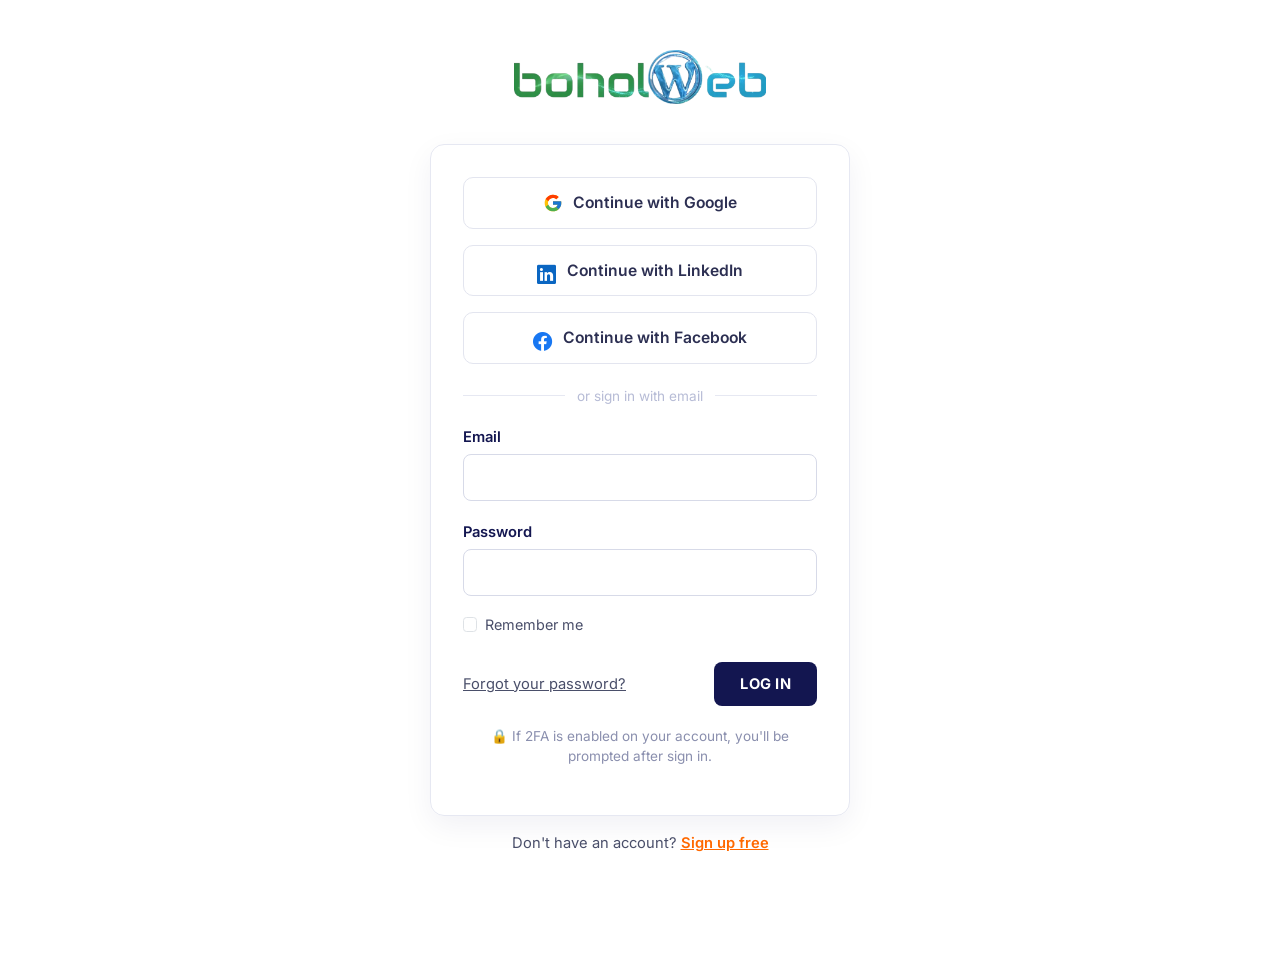
<file: signin.html>
<!DOCTYPE html>
<html lang="en">

<head>
  <meta charset="utf-8">
  <meta content="width=device-width, initial-scale=1.0" name="viewport">
  <title>Sign In - Boholweb</title>
  <meta name="description" content="Sign in to your Boholweb account to manage your website security and maintenance plans.">
  <meta name="keywords" content="Boholweb sign in, login">

  <!-- Favicons -->
  <link href="assets/img/fav.jpg" rel="icon">
  <link href="assets/img/apple-touch-icon.png" rel="apple-touch-icon">

  <!-- Fonts -->
  <link href="https://fonts.googleapis.com" rel="preconnect">
  <link href="https://fonts.gstatic.com" rel="preconnect" crossorigin>
  <link href="https://fonts.googleapis.com/css2?family=Inter:wght@300;400;500;600;700;800;900&display=swap" rel="stylesheet">

  <!-- Vendor CSS Files -->
  <link href="assets/vendor/bootstrap/css/bootstrap.min.css" rel="stylesheet">
  <link href="assets/vendor/bootstrap-icons/bootstrap-icons.css" rel="stylesheet">

  <!-- Main CSS File -->
  <link href="assets/css/main.css" rel="stylesheet">
</head>

<body class="auth-page">

  <main class="auth-signin">

    <a href="index.html" class="auth-logo-lockup text-decoration-none">
      <img src="assets/img/logo.webp" alt="boholWeb">
    </a>

    <div class="auth-card">

      <a href="#" class="auth-btn google">
        <svg class="google-icon" viewBox="0 0 48 48" xmlns="http://www.w3.org/2000/svg">
          <path fill="#FFC107" d="M43.611 20.083H42V20H24v8h11.303c-1.649 4.657-6.08 8-11.303 8-6.627 0-12-5.373-12-12s5.373-12 12-12c3.059 0 5.842 1.154 7.961 3.039l5.657-5.657C34.046 6.053 29.268 4 24 4 12.955 4 4 12.955 4 24s8.955 20 20 20 20-8.955 20-20c0-1.341-.138-2.65-.389-3.917z"/>
          <path fill="#FF3D00" d="M6.306 14.691l6.571 4.819C14.655 15.108 18.961 12 24 12c3.059 0 5.842 1.154 7.961 3.039l5.657-5.657C34.046 6.053 29.268 4 24 4 16.318 4 9.656 8.337 6.306 14.691z"/>
          <path fill="#4CAF50" d="M24 44c5.166 0 9.86-1.977 13.409-5.192l-6.19-5.238C29.211 35.091 26.715 36 24 36c-5.202 0-9.619-3.317-11.283-7.946l-6.522 5.025C9.505 39.556 16.227 44 24 44z"/>
          <path fill="#1976D2" d="M43.611 20.083H42V20H24v8h11.303a12.04 12.04 0 0 1-4.087 5.571l.003-.002 6.19 5.238C36.971 39.205 44 34 44 24c0-1.341-.138-2.65-.389-3.917z"/>
        </svg>
        Continue with Google
      </a>

      <a href="#" class="auth-btn linkedin">
        <i class="bi bi-linkedin"></i> Continue with LinkedIn
      </a>

      <a href="#" class="auth-btn facebook">
        <i class="bi bi-facebook"></i> Continue with Facebook
      </a>

      <div class="auth-divider">or sign in with email</div>

      <form action="#" method="post">
        <label class="form-label" for="email">Email</label>
        <input type="email" class="form-control" id="email" name="email" required>

        <label class="form-label" for="password">Password</label>
        <input type="password" class="form-control" id="password" name="password" required>

        <div class="auth-row-between">
          <div class="form-check">
            <input class="form-check-input" type="checkbox" id="remember">
            <label class="form-check-label" for="remember">Remember me</label>
          </div>
        </div>

        <div class="auth-forgot-login">
          <a href="#">Forgot your password?</a>
          <button type="submit" class="btn-login">LOG IN</button>
        </div>
      </form>

      <p class="auth-2fa-note">🔒 If 2FA is enabled on your account, you'll be prompted after sign in.</p>
    </div>

    <p class="auth-switch-bottom">Don't have an account? <a href="signup.html">Sign up free</a></p>

  </main>

  <!-- Vendor JS Files -->
  <script src="assets/vendor/bootstrap/js/bootstrap.bundle.min.js"></script>

</body>

</html>
</file>
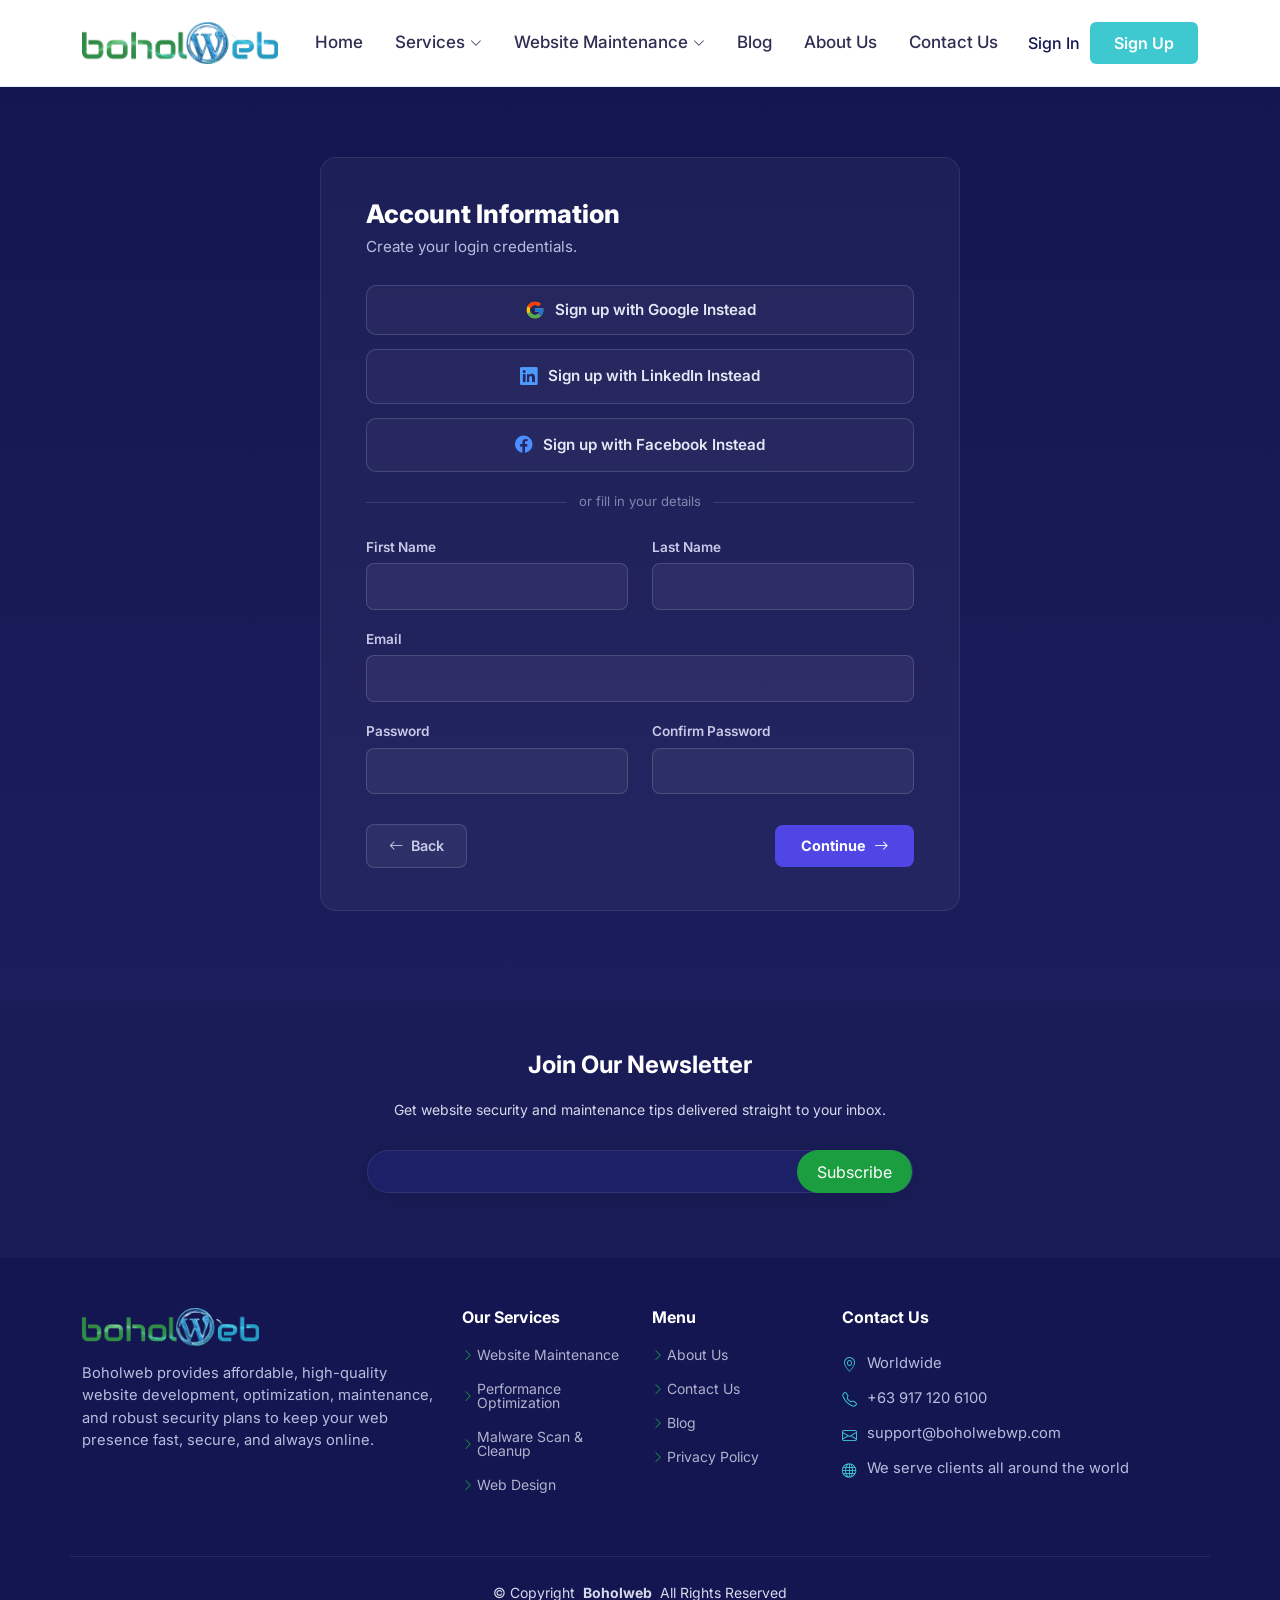
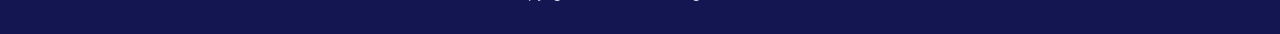
<file: signup-email.html>
<!DOCTYPE html>
<html lang="en">

<head>
  <meta charset="utf-8">
  <meta content="width=device-width, initial-scale=1.0" name="viewport">
  <title>Create an Account - Boholweb</title>
  <meta name="description" content="Create your free Boholweb account and start protecting and maintaining your website today.">
  <meta name="keywords" content="Boholweb sign up, create account, register">

  <!-- Favicons -->
  <link href="assets/img/fav.jpg" rel="icon">
  <link href="assets/img/apple-touch-icon.png" rel="apple-touch-icon">

  <!-- Fonts -->
  <link href="https://fonts.googleapis.com" rel="preconnect">
  <link href="https://fonts.gstatic.com" rel="preconnect" crossorigin>
  <link href="https://fonts.googleapis.com/css2?family=Inter:wght@300;400;500;600;700;800;900&display=swap" rel="stylesheet">

  <!-- Vendor CSS Files -->
  <link href="assets/vendor/bootstrap/css/bootstrap.min.css" rel="stylesheet">
  <link href="assets/vendor/bootstrap-icons/bootstrap-icons.css" rel="stylesheet">

  <!-- Main CSS File -->
  <link href="assets/css/main.css" rel="stylesheet">
</head>

<body class="index-page">

  <header id="header" class="header d-flex align-items-center sticky-top">
    <div class="container-fluid container-xl position-relative d-flex align-items-center">

      <a href="index.html" class="logo d-flex align-items-center me-auto">
        <img src="assets/img/logo.webp" alt="boholWeb">
      </a>

      <nav id="navmenu" class="navmenu">
        <ul>
          <li><a href="index.html">Home</a></li>
          <li class="dropdown"><a href="index.html#services"><span>Services</span> <i class="bi bi-chevron-down toggle-dropdown"></i></a>
            <ul>
              <li><a href="index.html#services">Website Security</a></li>
              <li><a href="index.html#services">Speed Optimization</a></li>
              <li><a href="index.html#services">Web Design &amp; Development</a></li>
              <li><a href="index.html#services">SEO Services</a></li>
            </ul>
          </li>
          <li class="dropdown"><a href="index.html#pricing"><span>Website Maintenance</span> <i class="bi bi-chevron-down toggle-dropdown"></i></a>
            <ul>
              <li><a href="index.html#pricing">Business Plan</a></li>
              <li><a href="index.html#pricing">Premium Plan</a></li>
              <li><a href="index.html#pricing">Enterprise Plan</a></li>
            </ul>
          </li>
          <li><a href="index.html#faq">Blog</a></li>
          <li><a href="index.html#about">About Us</a></li>
          <li><a href="index.html#contact">Contact Us</a></li>
        </ul>
        <i class="mobile-nav-toggle d-xl-none bi bi-list"></i>
      </nav>

      <a class="btn-signin d-none d-lg-block" href="signin.html">Sign In</a>
      <a class="btn-getstarted active" href="signup.html">Sign Up</a>

    </div>
  </header>

  <main class="register-page">
    <div class="container">
      <div class="register-card">
        <h2>Account Information</h2>
        <p class="register-subtitle">Create your login credentials.</p>

        <a href="#" class="auth-btn-dark google">
          <svg class="google-icon" viewBox="0 0 48 48" xmlns="http://www.w3.org/2000/svg">
            <path fill="#FFC107" d="M43.611 20.083H42V20H24v8h11.303c-1.649 4.657-6.08 8-11.303 8-6.627 0-12-5.373-12-12s5.373-12 12-12c3.059 0 5.842 1.154 7.961 3.039l5.657-5.657C34.046 6.053 29.268 4 24 4 12.955 4 4 12.955 4 24s8.955 20 20 20 20-8.955 20-20c0-1.341-.138-2.65-.389-3.917z"/>
            <path fill="#FF3D00" d="M6.306 14.691l6.571 4.819C14.655 15.108 18.961 12 24 12c3.059 0 5.842 1.154 7.961 3.039l5.657-5.657C34.046 6.053 29.268 4 24 4 16.318 4 9.656 8.337 6.306 14.691z"/>
            <path fill="#4CAF50" d="M24 44c5.166 0 9.86-1.977 13.409-5.192l-6.19-5.238C29.211 35.091 26.715 36 24 36c-5.202 0-9.619-3.317-11.283-7.946l-6.522 5.025C9.505 39.556 16.227 44 24 44z"/>
            <path fill="#1976D2" d="M43.611 20.083H42V20H24v8h11.303a12.04 12.04 0 0 1-4.087 5.571l.003-.002 6.19 5.238C36.971 39.205 44 34 44 24c0-1.341-.138-2.65-.389-3.917z"/>
          </svg>
          Sign up with Google Instead
        </a>

        <a href="#" class="auth-btn-dark linkedin">
          <i class="bi bi-linkedin"></i> Sign up with LinkedIn Instead
        </a>

        <a href="#" class="auth-btn-dark facebook">
          <i class="bi bi-facebook"></i> Sign up with Facebook Instead
        </a>

        <div class="register-divider">or fill in your details</div>

        <form action="#" method="post" class="register-form">
          <div class="row gy-3">
            <div class="col-md-6">
              <label class="form-label" for="first-name">First Name</label>
              <input type="text" class="form-control" id="first-name" name="first-name" required>
            </div>
            <div class="col-md-6">
              <label class="form-label" for="last-name">Last Name</label>
              <input type="text" class="form-control" id="last-name" name="last-name" required>
            </div>
            <div class="col-12">
              <label class="form-label" for="email">Email</label>
              <input type="email" class="form-control" id="email" name="email" required>
            </div>
            <div class="col-md-6">
              <label class="form-label" for="password">Password</label>
              <input type="password" class="form-control" id="password" name="password" required>
            </div>
            <div class="col-md-6">
              <label class="form-label" for="confirm-password">Confirm Password</label>
              <input type="password" class="form-control" id="confirm-password" name="confirm-password" required>
            </div>
          </div>

          <div class="register-actions">
            <a href="index.html#pricing" class="btn-back"><i class="bi bi-arrow-left"></i> Back</a>
            <button type="submit" class="btn-continue">Continue <i class="bi bi-arrow-right"></i></button>
          </div>
        </form>
      </div>
    </div>
  </main>

  <footer id="footer" class="footer dark-background">

    <div class="footer-newsletter">
      <div class="container">
        <div class="row justify-content-center text-center">
          <div class="col-lg-6">
            <h4>Join Our Newsletter</h4>
            <p>Get website security and maintenance tips delivered straight to your inbox.</p>
            <form action="forms/newsletter.php" method="post" class="php-email-form">
              <div class="newsletter-form"><input type="email" name="email"><input type="submit" value="Subscribe"></div>
              <div class="loading">Loading</div>
              <div class="error-message"></div>
              <div class="sent-message">Your subscription request has been sent. Thank you!</div>
            </form>
          </div>
        </div>
      </div>
    </div>

    <div class="container footer-top">
      <div class="row gy-4">
        <div class="col-lg-4 col-md-6 footer-about">
          <a href="index.html" class="d-flex align-items-center">
            <img src="assets/img/logo.webp" alt="boholWeb" style="max-height:38px;width:auto;">
          </a>
          <p class="pt-3" style="color:#b9bcdd; font-size:0.92rem;">Boholweb provides affordable, high-quality website development, optimization, maintenance, and robust security plans to keep your web presence fast, secure, and always online.</p>
        </div>

        <div class="col-lg-2 col-md-3 footer-links">
          <h4>Our Services</h4>
          <ul>
            <li><i class="bi bi-chevron-right"></i> <a href="index.html#services">Website Maintenance</a></li>
            <li><i class="bi bi-chevron-right"></i> <a href="index.html#services">Performance Optimization</a></li>
            <li><i class="bi bi-chevron-right"></i> <a href="index.html#services">Malware Scan &amp; Cleanup</a></li>
            <li><i class="bi bi-chevron-right"></i> <a href="index.html#services">Web Design</a></li>
          </ul>
        </div>

        <div class="col-lg-2 col-md-3 footer-links">
          <h4>Menu</h4>
          <ul>
            <li><i class="bi bi-chevron-right"></i> <a href="index.html#about">About Us</a></li>
            <li><i class="bi bi-chevron-right"></i> <a href="index.html#contact">Contact Us</a></li>
            <li><i class="bi bi-chevron-right"></i> <a href="index.html#faq">Blog</a></li>
            <li><i class="bi bi-chevron-right"></i> <a href="#">Privacy Policy</a></li>
          </ul>
        </div>

        <div class="col-lg-4 col-md-12">
          <h4>Contact Us</h4>
          <ul class="footer-contact-list">
            <li><i class="bi bi-geo-alt"></i> Worldwide</li>
            <li><i class="bi bi-telephone"></i> +63 917 120 6100</li>
            <li><i class="bi bi-envelope"></i> support@boholwebwp.com</li>
            <li><i class="bi bi-globe"></i> We serve clients all around the world</li>
          </ul>
        </div>

      </div>
    </div>

    <div class="container copyright text-center mt-4">
      <p>© <span>Copyright</span> <strong class="px-1 sitename">Boholweb</strong> <span>All Rights Reserved</span></p>
      <div class="credits">
        <!-- All the links in the footer should remain intact. -->
        <!-- You can delete the links only if you've purchased the pro version. -->
        <!-- Licensing information: https://bootstrapmade.com/license/ -->
        <!-- Purchase the pro version with working PHP/AJAX contact form: [buy-url] -->
        
      </div>
    </div>

  </footer>

  <!-- Scroll Top -->
  <a href="#" id="scroll-top" class="scroll-top d-flex align-items-center justify-content-center"><i class="bi bi-arrow-up-short"></i></a>

  <!-- Vendor JS Files -->
  <script src="assets/vendor/bootstrap/js/bootstrap.bundle.min.js"></script>

  <!-- Main JS File -->
  <script src="assets/js/main.js"></script>

</body>

</html>
</file>
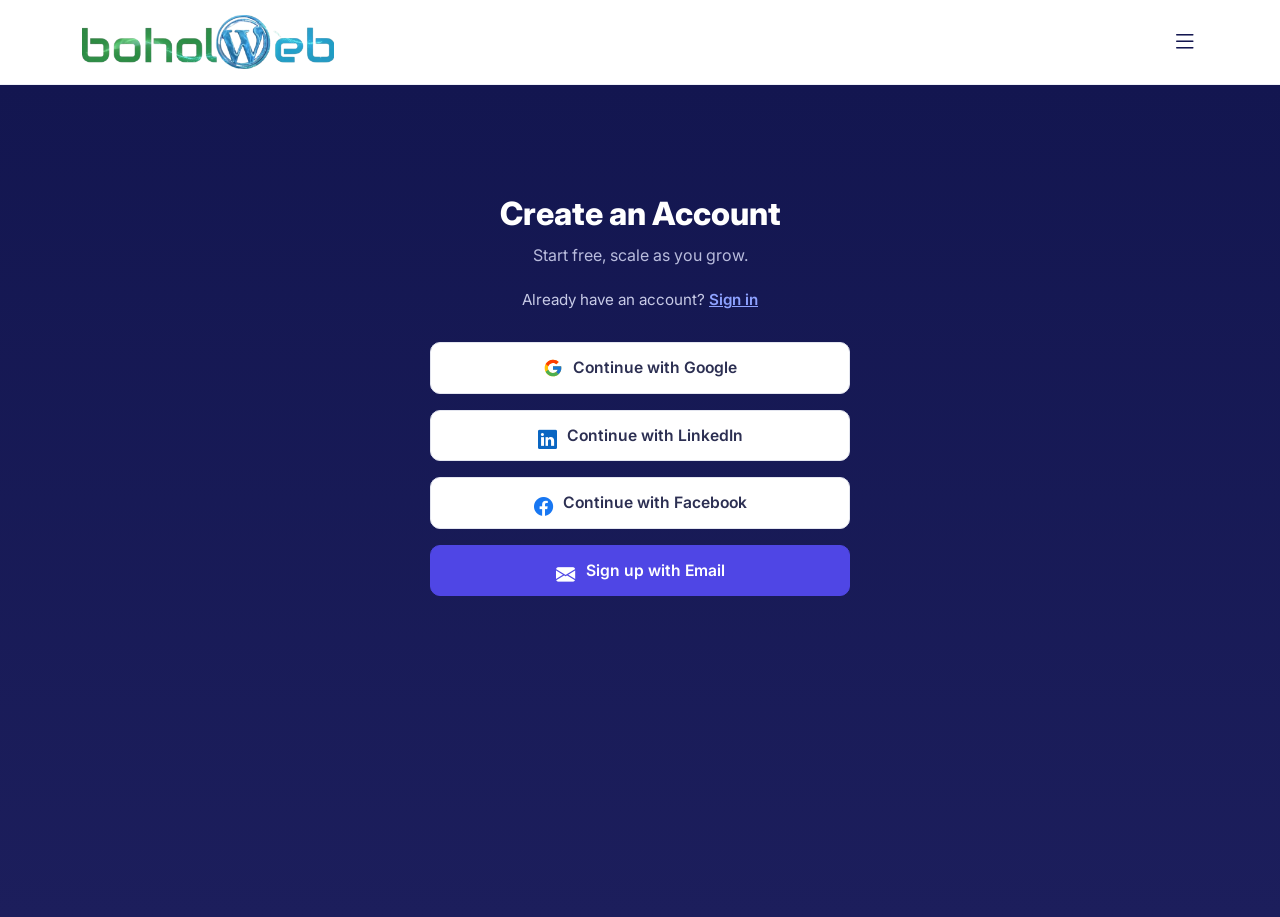
<file: signup.html>
<!DOCTYPE html>
<html lang="en">

<head>
  <meta charset="utf-8">
  <meta content="width=device-width, initial-scale=1.0" name="viewport">
  <title>Create an Account - Boholweb</title>
  <meta name="description" content="Create your free Boholweb account and start protecting and maintaining your website today.">
  <meta name="keywords" content="Boholweb sign up, create account">

  <!-- Favicons -->
  <link href="assets/img/fav.jpg" rel="icon">
  <link href="assets/img/apple-touch-icon.png" rel="apple-touch-icon">

  <!-- Fonts -->
  <link href="https://fonts.googleapis.com" rel="preconnect">
  <link href="https://fonts.gstatic.com" rel="preconnect" crossorigin>
  <link href="https://fonts.googleapis.com/css2?family=Inter:wght@300;400;500;600;700;800;900&display=swap" rel="stylesheet">

  <!-- Vendor CSS Files -->
  <link href="assets/vendor/bootstrap/css/bootstrap.min.css" rel="stylesheet">
  <link href="assets/vendor/bootstrap-icons/bootstrap-icons.css" rel="stylesheet">

  <!-- Main CSS File -->
  <link href="assets/css/main.css" rel="stylesheet">
</head>

<body class="auth-page">

  <header id="header" class="auth-header d-flex align-items-center">
    <div class="container d-flex align-items-center justify-content-between">
      <a href="index.html" class="logo d-flex align-items-center">
        <img src="assets/img/logo.webp" alt="boholWeb">
      </a>
      <i class="bi bi-list auth-menu-toggle"></i>
    </div>
  </header>

  <main class="auth-signup">
    <div class="auth-box">
      <h2>Create an Account</h2>
      <p class="auth-subtitle">Start free, scale as you grow.</p>

      <p class="auth-switch">Already have an account? <a href="signin.html">Sign in</a></p>

      <a href="#" class="auth-btn google">
        <svg class="google-icon" viewBox="0 0 48 48" xmlns="http://www.w3.org/2000/svg">
          <path fill="#FFC107" d="M43.611 20.083H42V20H24v8h11.303c-1.649 4.657-6.08 8-11.303 8-6.627 0-12-5.373-12-12s5.373-12 12-12c3.059 0 5.842 1.154 7.961 3.039l5.657-5.657C34.046 6.053 29.268 4 24 4 12.955 4 4 12.955 4 24s8.955 20 20 20 20-8.955 20-20c0-1.341-.138-2.65-.389-3.917z"/>
          <path fill="#FF3D00" d="M6.306 14.691l6.571 4.819C14.655 15.108 18.961 12 24 12c3.059 0 5.842 1.154 7.961 3.039l5.657-5.657C34.046 6.053 29.268 4 24 4 16.318 4 9.656 8.337 6.306 14.691z"/>
          <path fill="#4CAF50" d="M24 44c5.166 0 9.86-1.977 13.409-5.192l-6.19-5.238C29.211 35.091 26.715 36 24 36c-5.202 0-9.619-3.317-11.283-7.946l-6.522 5.025C9.505 39.556 16.227 44 24 44z"/>
          <path fill="#1976D2" d="M43.611 20.083H42V20H24v8h11.303a12.04 12.04 0 0 1-4.087 5.571l.003-.002 6.19 5.238C36.971 39.205 44 34 44 24c0-1.341-.138-2.65-.389-3.917z"/>
        </svg>
        Continue with Google
      </a>

      <a href="#" class="auth-btn linkedin">
        <i class="bi bi-linkedin"></i> Continue with LinkedIn
      </a>

      <a href="#" class="auth-btn facebook">
        <i class="bi bi-facebook"></i> Continue with Facebook
      </a>

      <a href="signup-email.html" class="auth-btn auth-btn-email">
        <i class="bi bi-envelope-fill"></i> Sign up with Email
      </a>
    </div>
  </main>

  <!-- Vendor JS Files -->
  <script src="assets/vendor/bootstrap/js/bootstrap.bundle.min.js"></script>

</body>

</html>
</file>
<file: assets/css/main.css>
/**
* Template Name: eBusiness
* Template URL: https://bootstrapmade.com/ebusiness-bootstrap-corporate-template/
* Updated: Jun 23 2025 with Bootstrap v5.3.6
* Author: BootstrapMade.com
* License: https://bootstrapmade.com/license/
*/

/*--------------------------------------------------------------
# Font & Color Variables
# Help: https://bootstrapmade.com/color-system/
--------------------------------------------------------------*/
/* Fonts */
:root {
  --default-font: "Inter",  system-ui, -apple-system, "Segoe UI", Roboto, "Helvetica Neue", Arial, "Noto Sans", "Liberation Sans", sans-serif, "Apple Color Emoji", "Segoe UI Emoji", "Segoe UI Symbol", "Noto Color Emoji";
  --heading-font: "Inter",  sans-serif;
  --nav-font: "Inter",  sans-serif;
}

/* Global Colors - Boholweb theme: navy base, green accent, teal/orange highlights */
:root { 
  --background-color: #ffffff;
  --default-color: #4a4f6a;
  --heading-color: #131650;
  --accent-color: #1B9E40;
  --surface-color: #ffffff;
  --contrast-color: #ffffff;
  --bw-navy: #131650;
  --bw-navy-light: #1c2066;
  --bw-green: #1B9E40;
  --bw-green-light: #46D79A;
  --bw-teal: #3EC8D0;
  --bw-teal-card: #A9EFF3;
  --bw-orange: #FF6900;
}

/* Nav Menu Colors */
:root {
  --nav-color: #2c2f52;
  --nav-hover-color: #1B9E40;
  --nav-mobile-background-color: #ffffff;
  --nav-dropdown-background-color: #ffffff;
  --nav-dropdown-color: #555555;
  --nav-dropdown-hover-color: #1B9E40;
}

/* Color Presets */

.light-background {
  --background-color: #f4f9f6;
  --surface-color: #ffffff;
}

.dark-background {
  --background-color: #131650;
  --default-color: #d8d9ec;
  --heading-color: #ffffff;
  --surface-color: #1c2066;
  --contrast-color: #ffffff;
}

/* Smooth scroll */
:root {
  scroll-behavior: smooth;
}

/*--------------------------------------------------------------
# General Styling & Shared Classes
--------------------------------------------------------------*/
body {
  color: var(--default-color);
  background-color: var(--background-color);
  font-family: var(--default-font);
}

a {
  color: var(--accent-color);
  text-decoration: none;
  transition: 0.3s;
}

a:hover {
  color: color-mix(in srgb, var(--accent-color), transparent 25%);
  text-decoration: none;
}

h1,
h2,
h3,
h4,
h5,
h6 {
  color: var(--heading-color);
  font-family: var(--heading-font);
}

/* PHP Email Form Messages
------------------------------*/
.php-email-form .error-message {
  display: none;
  background: #df1529;
  color: #ffffff;
  text-align: left;
  padding: 15px;
  margin-bottom: 24px;
  font-weight: 600;
}

.php-email-form .sent-message {
  display: none;
  color: #ffffff;
  background: #059652;
  text-align: center;
  padding: 15px;
  margin-bottom: 24px;
  font-weight: 600;
}

.php-email-form .loading {
  display: none;
  background: var(--surface-color);
  text-align: center;
  padding: 15px;
  margin-bottom: 24px;
}

.php-email-form .loading:before {
  content: "";
  display: inline-block;
  border-radius: 50%;
  width: 24px;
  height: 24px;
  margin: 0 10px -6px 0;
  border: 3px solid var(--accent-color);
  border-top-color: var(--surface-color);
  animation: php-email-form-loading 1s linear infinite;
}

@keyframes php-email-form-loading {
  0% {
    transform: rotate(0deg);
  }

  100% {
    transform: rotate(360deg);
  }
}

/*--------------------------------------------------------------
# Trust Strip
--------------------------------------------------------------*/
.trust-strip {
  padding: 34px 0;
}

.trust-strip .col-6 i {
  font-size: 1.6rem;
  color: var(--bw-green);
  margin-right: 10px;
  vertical-align: middle;
}

.trust-strip .col-6 span {
  font-weight: 600;
  color: var(--heading-color);
  font-size: 0.98rem;
  vertical-align: middle;
}

/*--------------------------------------------------------------
# Global Header
--------------------------------------------------------------*/
.header {
  --background-color: #ffffff;
  --default-color: #2c2f52;
  --heading-color: #131650;
  color: var(--default-color);
  background-color: var(--background-color);
  padding: 15px 0;
  transition: all 0.5s;
  z-index: 997;
  border-bottom: 1px solid #eef0f7;
}

.header .logo {
  line-height: 1;
}

.header .logo img {
  max-height: 42px;
  width: auto;
  margin-right: 0;
}

.header .logo-badge {
  display: inline-flex;
  align-items: center;
  justify-content: center;
  width: 30px;
  height: 30px;
  border-radius: 50%;
  background: var(--bw-teal);
  color: #ffffff;
  font-weight: 800;
  font-size: 15px;
  margin-right: 8px;
  flex-shrink: 0;
}

.header .logo h1 {
  font-size: 26px;
  margin: 0;
  font-weight: 800;
  color: var(--bw-green);
  padding-bottom: 0;
}

.header .logo h1 span {
  color: var(--bw-teal);
  font-style: normal;
}

.header .btn-signin {
  color: var(--heading-color);
  font-weight: 500;
  font-size: 16px;
  margin: 0 10px 0 30px;
}

.header .btn-signin:hover {
  color: var(--bw-green);
}

.header .btn-getstarted,
.header .btn-getstarted:focus {
  color: #ffffff;
  background: var(--bw-teal);
  font-size: 16px;
  font-weight: 600;
  padding: 9px 24px;
  margin: 0;
  border-radius: 6px;
  transition: 0.3s;
}

.header .btn-getstarted:hover,
.header .btn-getstarted:focus:hover {
  color: #ffffff;
  background: color-mix(in srgb, var(--bw-teal), black 10%);
}

@media (max-width: 1200px) {
  .header .logo {
    order: 1;
  }

  .header .logo h1 {
    font-size: 24px;
  }

  .header .btn-getstarted {
    order: 2;
    margin: 0 15px 0 0;
    padding: 6px 15px;
  }

  .header .navmenu {
    order: 3;
  }
}

.scrolled .header {
  box-shadow: 0px 0 18px rgba(0, 0, 0, 0.1);
}

/* Global Header on Scroll
------------------------------*/
.scrolled .header {
  --background-color: #ffffff;
}

/*--------------------------------------------------------------
# Navigation Menu
--------------------------------------------------------------*/
/* Navmenu - Desktop */
@media (min-width: 1200px) {
  .navmenu {
    padding: 0;
  }

  .navmenu ul {
    margin: 0;
    padding: 0;
    display: flex;
    list-style: none;
    align-items: center;
  }

  .navmenu li {
    position: relative;
  }

  .navmenu>ul>li {
    white-space: nowrap;
    padding: 15px 14px;
  }

  .navmenu>ul>li:last-child {
    padding-right: 0;
  }

  .navmenu a,
  .navmenu a:focus {
    color: var(--nav-color);
    padding: 0 2px;
    font-size: 17px;
    font-family: var(--nav-font);
    font-weight: 500;
    display: flex;
    align-items: center;
    justify-content: space-between;
    white-space: nowrap;
    transition: 0.3s;
    position: relative;
  }

  .navmenu a i,
  .navmenu a:focus i {
    font-size: 12px;
    line-height: 0;
    margin-left: 5px;
    transition: 0.3s;
  }

  .navmenu>ul>li>a:before {
    content: "";
    position: absolute;
    height: 2px;
    bottom: -15px;
    left: 0;
    background-color: var(--nav-dropdown-hover-color);
    visibility: hidden;
    width: 0px;
    transition: all 0.3s ease-in-out 0s;
  }

  .navmenu a:hover:before,
  .navmenu li:hover>a:before,
  .navmenu .active:before {
    visibility: visible;
    width: 100%;
  }

  .navmenu li:last-child a {
    padding-right: 0;
  }

  .navmenu li:hover>a,
  .navmenu .active,
  .navmenu .active:focus {
    color: var(--nav-hover-color);
  }

  .navmenu .dropdown ul {
    margin: 0;
    padding: 10px 0;
    background: var(--nav-dropdown-background-color);
    display: block;
    position: absolute;
    visibility: hidden;
    left: 14px;
    top: 130%;
    opacity: 0;
    transition: 0.3s;
    border-radius: 0;
    z-index: 99;
    box-shadow: 0px 0px 30px rgba(0, 0, 0, 0.1);
  }

  .navmenu .dropdown ul li {
    min-width: 200px;
  }

  .navmenu .dropdown ul a {
    padding: 10px 20px;
    font-size: 15px;
    text-transform: none;
    color: var(--nav-dropdown-color);
  }

  .navmenu .dropdown ul a i {
    font-size: 12px;
  }

  .navmenu .dropdown ul a:hover,
  .navmenu .dropdown ul .active:hover,
  .navmenu .dropdown ul li:hover>a {
    color: var(--nav-dropdown-hover-color);
  }

  .navmenu .dropdown:hover>ul {
    opacity: 1;
    top: 100%;
    visibility: visible;
  }

  .navmenu .dropdown .dropdown ul {
    top: 0;
    left: -90%;
    visibility: hidden;
  }

  .navmenu .dropdown .dropdown:hover>ul {
    opacity: 1;
    top: 0;
    left: -100%;
    visibility: visible;
  }
}

/* Navmenu - Mobile */
@media (max-width: 1199px) {
  .mobile-nav-toggle {
    color: var(--nav-color);
    font-size: 28px;
    line-height: 0;
    margin-right: 10px;
    cursor: pointer;
    transition: color 0.3s;
  }

  .navmenu {
    padding: 0;
    z-index: 9997;
  }

  .navmenu ul {
    display: none;
    list-style: none;
    position: absolute;
    inset: 60px 20px 20px 20px;
    padding: 10px 0;
    margin: 0;
    border-radius: 6px;
    background-color: var(--nav-mobile-background-color);
    overflow-y: auto;
    transition: 0.3s;
    z-index: 9998;
    box-shadow: 0px 0px 30px rgba(0, 0, 0, 0.1);
  }

  .navmenu a,
  .navmenu a:focus {
    color: var(--nav-dropdown-color);
    padding: 10px 20px;
    font-family: var(--nav-font);
    font-size: 17px;
    font-weight: 500;
    display: flex;
    align-items: center;
    justify-content: space-between;
    white-space: nowrap;
    transition: 0.3s;
  }

  .navmenu a i,
  .navmenu a:focus i {
    font-size: 12px;
    line-height: 0;
    margin-left: 5px;
    width: 30px;
    height: 30px;
    display: flex;
    align-items: center;
    justify-content: center;
    border-radius: 50%;
    transition: 0.3s;
    background-color: color-mix(in srgb, var(--accent-color), transparent 90%);
  }

  .navmenu a i:hover,
  .navmenu a:focus i:hover {
    background-color: var(--accent-color);
    color: var(--contrast-color);
  }

  .navmenu a:hover,
  .navmenu .active,
  .navmenu .active:focus {
    color: var(--nav-dropdown-hover-color);
  }

  .navmenu .active i,
  .navmenu .active:focus i {
    background-color: var(--accent-color);
    color: var(--contrast-color);
    transform: rotate(180deg);
  }

  .navmenu .dropdown ul {
    position: static;
    display: none;
    z-index: 99;
    padding: 10px 0;
    margin: 10px 20px;
    background-color: var(--nav-dropdown-background-color);
    border: 1px solid color-mix(in srgb, var(--default-color), transparent 90%);
    box-shadow: none;
    transition: all 0.5s ease-in-out;
  }

  .navmenu .dropdown ul ul {
    background-color: rgba(33, 37, 41, 0.1);
  }

  .navmenu .dropdown>.dropdown-active {
    display: block;
    background-color: rgba(33, 37, 41, 0.03);
  }

  .mobile-nav-active {
    overflow: hidden;
  }

  .mobile-nav-active .mobile-nav-toggle {
    color: #fff;
    position: absolute;
    font-size: 32px;
    top: 15px;
    right: 15px;
    margin-right: 0;
    z-index: 9999;
  }

  .mobile-nav-active .navmenu {
    position: fixed;
    overflow: hidden;
    inset: 0;
    background: rgba(33, 37, 41, 0.8);
    transition: 0.3s;
  }

  .mobile-nav-active .navmenu>ul {
    display: block;
  }
}

/*--------------------------------------------------------------
# Global Footer
--------------------------------------------------------------*/
.footer {
  color: var(--default-color);
  background-color: var(--background-color);
  font-size: 14px;
  position: relative;
}

.footer .footer-newsletter {
  background-color: color-mix(in srgb, var(--default-color), transparent 97%);
  padding: 50px 0;
}

.footer .footer-newsletter h4 {
  font-size: 24px;
}

.footer .footer-newsletter .newsletter-form {
  margin-top: 30px;
  margin-bottom: 15px;
  padding: 6px 8px;
  position: relative;
  border-radius: 4px;
  background-color: var(--surface-color);
  border: 1px solid color-mix(in srgb, var(--default-color), transparent 90%);
  box-shadow: 0px 2px 25px rgba(0, 0, 0, 0.1);
  display: flex;
  transition: 0.3s;
  border-radius: 50px;
}

.footer .footer-newsletter .newsletter-form:focus-within {
  border-color: var(--accent-color);
}

.footer .footer-newsletter .newsletter-form input[type=email] {
  border: 0;
  padding: 4px;
  width: 100%;
  background-color: var(--surface-color);
  color: var(--default-color);
}

.footer .footer-newsletter .newsletter-form input[type=email]:focus-visible {
  outline: none;
}

.footer .footer-newsletter .newsletter-form input[type=submit] {
  border: 0;
  font-size: 16px;
  padding: 0 20px;
  margin: -7px -8px -7px 0;
  background: var(--accent-color);
  color: var(--contrast-color);
  transition: 0.3s;
  border-radius: 50px;
}

.footer .footer-newsletter .newsletter-form input[type=submit]:hover {
  background: color-mix(in srgb, var(--accent-color), transparent 20%);
}

.footer .footer-top {
  padding-top: 50px;
}

.footer .social-links a {
  display: flex;
  align-items: center;
  justify-content: center;
  width: 40px;
  height: 40px;
  border-radius: 50%;
  border: 1px solid color-mix(in srgb, var(--default-color), transparent 50%);
  font-size: 16px;
  color: color-mix(in srgb, var(--default-color), transparent 20%);
  margin-right: 10px;
  transition: 0.3s;
}

.footer .social-links a:hover {
  color: var(--accent-color);
  border-color: var(--accent-color);
}

.footer h4 {
  font-size: 16px;
  font-weight: bold;
  position: relative;
  padding-bottom: 12px;
}

.footer .footer-links {
  margin-bottom: 30px;
}

.footer .footer-links ul {
  list-style: none;
  padding: 0;
  margin: 0;
}

.footer .footer-links ul i {
  margin-right: 3px;
  font-size: 12px;
  line-height: 0;
  color: var(--accent-color);
}

.footer .footer-links ul li {
  padding: 10px 0;
  display: flex;
  align-items: center;
}

.footer .footer-links ul li:first-child {
  padding-top: 0;
}

.footer .footer-links ul a {
  display: inline-block;
  color: color-mix(in srgb, var(--default-color), transparent 20%);
  line-height: 1;
}

.footer .footer-links ul a:hover {
  color: var(--accent-color);
}

.footer .footer-about a {
  color: var(--heading-color);
  font-size: 24px;
  font-weight: 600;
  font-family: var(--heading-font);
}

.footer .footer-contact p {
  margin-bottom: 5px;
}

.footer .copyright {
  padding: 25px 0;
  border-top: 1px solid color-mix(in srgb, var(--default-color), transparent 90%);
}

.footer .copyright p {
  margin-bottom: 0;
}

.footer .credits {
  margin-top: 6px;
  font-size: 13px;
}

/*--------------------------------------------------------------
# Preloader
--------------------------------------------------------------*/
#preloader {
  position: fixed;
  inset: 0;
  z-index: 999999;
  overflow: hidden;
  background: var(--background-color);
  transition: all 0.6s ease-out;
}

#preloader:before {
  content: "";
  position: fixed;
  top: calc(50% - 30px);
  left: calc(50% - 30px);
  border: 6px solid #ffffff;
  border-color: var(--accent-color) transparent var(--accent-color) transparent;
  border-radius: 50%;
  width: 60px;
  height: 60px;
  animation: animate-preloader 1.5s linear infinite;
}

@keyframes animate-preloader {
  0% {
    transform: rotate(0deg);
  }

  100% {
    transform: rotate(360deg);
  }
}

/*--------------------------------------------------------------
# Scroll Top Button
--------------------------------------------------------------*/
.scroll-top {
  position: fixed;
  visibility: hidden;
  opacity: 0;
  right: 15px;
  bottom: 15px;
  z-index: 99999;
  background-color: var(--accent-color);
  width: 40px;
  height: 40px;
  border-radius: 4px;
  transition: all 0.4s;
}

.scroll-top i {
  font-size: 24px;
  color: var(--contrast-color);
  line-height: 0;
}

.scroll-top:hover {
  background-color: color-mix(in srgb, var(--accent-color), transparent 20%);
  color: var(--contrast-color);
}

.scroll-top.active {
  visibility: visible;
  opacity: 1;
}

/*--------------------------------------------------------------
# Disable aos animation delay on mobile devices
--------------------------------------------------------------*/
@media screen and (max-width: 768px) {
  [data-aos-delay] {
    transition-delay: 0 !important;
  }
}

/*--------------------------------------------------------------
# Global Page Titles & Breadcrumbs
--------------------------------------------------------------*/
.page-title {
  color: var(--default-color);
  background-color: var(--background-color);
  padding: 160px 0 80px 0;
  text-align: center;
  position: relative;
}

.page-title h1 {
  font-size: 42px;
  font-weight: 700;
  margin-bottom: 10px;
}

.page-title .breadcrumbs ol {
  display: flex;
  flex-wrap: wrap;
  list-style: none;
  justify-content: center;
  padding: 0;
  margin: 0;
  font-size: 16px;
  font-weight: 400;
}

.page-title .breadcrumbs ol li+li {
  padding-left: 10px;
}

.page-title .breadcrumbs ol li+li::before {
  content: "/";
  display: inline-block;
  padding-right: 10px;
  color: color-mix(in srgb, var(--default-color), transparent 50%);
}

/*--------------------------------------------------------------
# Global Sections
--------------------------------------------------------------*/
section,
.section {
  color: var(--default-color);
  background-color: var(--background-color);
  padding: 60px 0;
  scroll-margin-top: 90px;
  overflow: clip;
}

@media (max-width: 1199px) {

  section,
  .section {
    scroll-margin-top: 66px;
  }
}

/*--------------------------------------------------------------
# Global Section Titles
--------------------------------------------------------------*/
.section-title {
  text-align: center;
  padding-bottom: 60px;
  position: relative;
}

.section-title h2 {
  font-size: 32px;
  font-weight: 700;
  margin-bottom: 20px;
  padding-bottom: 20px;
  position: relative;
}

.section-title h2:after {
  content: "";
  position: absolute;
  display: block;
  width: 50px;
  height: 3px;
  background: var(--accent-color);
  left: 0;
  right: 0;
  bottom: 0;
  margin: auto;
}

.section-title p {
  margin-bottom: 0;
}

/*--------------------------------------------------------------
# Hero Section
--------------------------------------------------------------*/
.hero {
  padding-top: 121px;
  position: relative;
  overflow: hidden;
  padding-bottom: 119px;
}

.hero .hero-content h2 {
  font-size: 3.5rem;
  font-weight: 700;
  margin-bottom: 1.5rem;
  line-height: 1.2;
  color: var(--heading-color);
}

@media (max-width: 992px) {
  .hero .hero-content h2 {
    font-size: 2.5rem;
  }
}

@media (max-width: 768px) {
  .hero .hero-content h2 {
    font-size: 2rem;
  }
}

.hero .hero-content p {
  font-size: 1.1rem;
  margin-bottom: 2rem;
  color: var(--default-color);
}

.hero .hero-content .hero-btns {
  display: flex;
  gap: 1rem;
  margin-bottom: 2.5rem;
}

@media (max-width: 576px) {
  .hero .hero-content .hero-btns {
    flex-direction: column;
  }
}

.hero .hero-content .hero-btns .btn {
  padding: 12px 30px;
  font-weight: 600;
  border-radius: 5px;
  transition: all 0.3s ease;
}

.hero .hero-content .hero-btns .btn-primary {
  background-color: var(--accent-color);
  border-color: var(--accent-color);
  color: var(--contrast-color);
}

.hero .hero-content .hero-btns .btn-primary:hover {
  background-color: color-mix(in srgb, var(--accent-color), #000 10%);
  border-color: color-mix(in srgb, var(--accent-color), #000 10%);
}

.hero .hero-content .hero-btns .btn-outline {
  background-color: transparent;
  border: 2px solid var(--accent-color);
  color: var(--accent-color);
}

.hero .hero-content .hero-btns .btn-outline:hover {
  background-color: var(--accent-color);
  color: var(--contrast-color);
}

.hero .hero-content .hero-stats {
  display: flex;
  gap: 2.5rem;
}

@media (max-width: 576px) {
  .hero .hero-content .hero-stats {
    flex-wrap: wrap;
    gap: 1.5rem;
  }
}

.hero .hero-content .hero-stats .stat-item h3 {
  font-size: 2rem;
  font-weight: 700;
  color: var(--accent-color);
  margin-bottom: 0.5rem;
}

.hero .hero-content .hero-stats .stat-item p {
  font-size: 0.9rem;
  margin-bottom: 0;
  color: var(--default-color);
}

.hero .hero-image {
  position: relative;
  border-radius: 10px;
  overflow: hidden;
  box-shadow: 0 15px 30px rgba(0, 0, 0, 0.1);
}

.hero .hero-image img {
  width: 100%;
  height: auto;
  border-radius: 10px;
  transition: transform 0.5s ease;
}

.hero .hero-image img:hover {
  transform: scale(1.03);
}

/* Boholweb hero override: navy background, green highlight, teal audit card */
.hero.bw-hero {
  background: var(--bw-navy);
  padding-top: 90px;
  padding-bottom: 90px;
}

.hero.bw-hero .hero-content h2 {
  color: #ffffff;
  font-size: 3rem;
}

.hero.bw-hero .hero-content .bw-highlight {
  display: block;
  color: var(--bw-green);
  font-size: 2.6rem;
  font-weight: 800;
  letter-spacing: 0.5px;
  line-height: 1.15;
  margin-top: 0.4rem;
}

.hero.bw-hero .hero-rule {
  width: 60px;
  height: 4px;
  background: #ffffff;
  border: none;
  margin: 1.5rem 0;
  opacity: 1;
}

.hero.bw-hero .hero-content p {
  color: #c7cae6;
}

.hero.bw-hero .hero-btns .btn-primary {
  background-color: var(--bw-green);
  border-color: var(--bw-green);
}

.hero.bw-hero .hero-btns .btn-primary:hover {
  background-color: color-mix(in srgb, var(--bw-green), #000 10%);
  border-color: color-mix(in srgb, var(--bw-green), #000 10%);
}

.hero.bw-hero .hero-btns .btn-outline {
  border: 2px solid var(--bw-teal);
  color: var(--bw-teal);
}

.hero.bw-hero .hero-btns .btn-outline:hover {
  background-color: var(--bw-teal);
  border-color: var(--bw-teal);
  color: #ffffff;
}

/* Free Audit Card */
.audit-card {
  background: var(--bw-teal-card);
  border-radius: 12px;
  padding: 2.2rem;
  box-shadow: 0 20px 45px rgba(0, 0, 0, 0.25);
}

.audit-card h3 {
  color: var(--bw-navy);
  font-weight: 700;
  font-size: 1.5rem;
  margin-bottom: 0.3rem;
}

.audit-card .audit-subtitle {
  color: #37506b;
  font-size: 0.95rem;
  margin-bottom: 1.5rem;
}

.audit-card label {
  color: var(--bw-navy);
  font-weight: 600;
  font-size: 0.92rem;
  margin-bottom: 0.3rem;
}

.audit-card label .req {
  color: #d5453a;
}

.audit-card .form-control {
  background: #ffffff;
  border: none;
  border-radius: 6px;
  padding: 12px 14px;
  margin-bottom: 1.1rem;
  font-size: 0.95rem;
}

.audit-card .form-control::placeholder {
  color: #8b93a7;
}

.audit-card .recaptcha-box {
  background: #ffffff;
  border-radius: 6px;
  padding: 10px 14px;
  margin-bottom: 1.3rem;
  display: flex;
  align-items: center;
  gap: 10px;
  color: #37506b;
  font-size: 0.9rem;
}

.audit-card .btn-audit-submit {
  width: 100%;
  background: var(--bw-orange);
  color: #ffffff;
  border: none;
  border-radius: 6px;
  padding: 13px;
  font-weight: 700;
  font-size: 1rem;
  transition: 0.3s;
}

.audit-card .btn-audit-submit:hover {
  background: color-mix(in srgb, var(--bw-orange), #000 10%);
}

@media (max-width: 992px) {
  .hero {
    padding: 80px 0;
  }

  .hero .hero-content {
    margin-bottom: 3rem;
    text-align: center;
  }

  .hero .hero-content .hero-btns {
    justify-content: center;
  }

  .hero .hero-content .hero-stats {
    justify-content: center;
  }
}

/*--------------------------------------------------------------
# Clients Section
--------------------------------------------------------------*/
.clients {
  padding-top: 10px;
  padding-bottom: 10px;
}

.clients .clients-slider {
  overflow: hidden;
  background-color: var(--surface-color);
  border: 1px solid color-mix(in srgb, var(--default-color), transparent 90%);
}

.clients .swiper-wrapper {
  height: auto !important;
  align-items: stretch;
  transition-timing-function: linear;
}

.clients .swiper-slide {
  height: auto;
  border-right: 1px solid color-mix(in srgb, var(--default-color), transparent 90%);
}

.clients .swiper-slide:last-child {
  border-right: none;
}

.clients .client-logo {
  display: flex;
  justify-content: center;
  align-items: center;
  overflow: hidden;
  padding: 40px;
  height: 100%;
}

.clients .client-logo img {
  max-width: 90%;
  transition: 0.3s;
  opacity: 0.5;
  filter: grayscale(100);
}

.clients .client-logo img:hover {
  filter: none;
  opacity: 1;
}

@media (max-width: 640px) {
  .clients .client-logo {
    padding: 20px;
  }
}

/*--------------------------------------------------------------
# About Section
--------------------------------------------------------------*/
.about .about-meta {
  color: var(--accent-color);
  font-weight: 600;
  margin-bottom: 1rem;
  display: inline-block;
}

.about .about-title {
  font-size: 1.75rem;
  margin-bottom: 1rem;
  line-height: 1.2;
  font-weight: 700;
}

@media (max-width: 992px) {
  .about .about-title {
    font-size: 2rem;
  }
}

.about .about-description {
  margin-bottom: 2rem;
  color: color-mix(in srgb, var(--default-color), transparent 20%);
}

.about .feature-list-wrapper {
  margin-bottom: 2rem;
}

.about .feature-list {
  list-style: none;
  padding: 0;
  margin: 0;
}

.about .feature-list li {
  display: flex;
  align-items: center;
  gap: 0.75rem;
  margin-bottom: 1rem;
  font-size: 1rem;
}

.about .feature-list li i {
  color: var(--accent-color);
  font-size: 1.25rem;
}

.about .profile .profile-image {
  width: 60px;
  height: 60px;
  border-radius: 50%;
  object-fit: cover;
}

.about .profile .profile-name {
  font-size: 1.125rem;
  margin: 0;
}

.about .profile .profile-position {
  color: var(--accent-color);
  margin: 0;
  font-size: 0.875rem;
}

.about .contact-info {
  padding: 1rem 1.5rem;
  background-color: var(--surface-color);
  border-radius: 0.5rem;
  box-shadow: 0 0 15px rgba(0, 0, 0, 0.06);
}

.about .contact-info i {
  color: var(--accent-color);
  font-size: 1.5rem;
}

.about .contact-info .contact-label {
  color: color-mix(in srgb, var(--default-color), transparent 30%);
  font-size: 0.875rem;
  margin: 0;
}

.about .contact-info .contact-number {
  font-weight: 600;
  margin: 0;
}

.about .image-wrapper {
  position: relative;
}

@media (max-width: 992px) {
  .about .image-wrapper {
    padding-left: 0;
    margin-top: 3rem;
    display: flex;
    flex-direction: column;
    gap: 2rem;
  }
}

@media (max-width: 992px) {
  .about .image-wrapper .images {
    display: flex;
    flex-direction: column;
    gap: 1.5rem;
  }
}

@media (max-width: 992px) {
  .about .image-wrapper .main-image {
    margin-left: 0;
  }
}

.about .image-wrapper .small-image {
  position: absolute;
  top: 20%;
  left: -10%;
  width: 45%;
  border: 8px solid var(--surface-color);
}

@media (max-width: 992px) {
  .about .image-wrapper .small-image {
    position: static;
    width: 100%;
    margin: 0 auto;
    border: 0;
  }
}

.about .image-wrapper .experience-badge {
  position: absolute;
  bottom: 5%;
  right: 5%;
  background-color: var(--accent-color);
  color: var(--contrast-color);
  padding: 1.5rem;
  border-radius: 0.5rem;
  text-align: center;
  min-width: 200px;
  animation: experience-float 3s ease-in-out infinite;
}

@media (max-width: 992px) {
  .about .image-wrapper .experience-badge {
    position: static;
    width: fit-content;
    margin: 0 auto;
  }
}

.about .image-wrapper .experience-badge h3 {
  color: var(--contrast-color);
  font-size: 2.5rem;
  margin: 0;
  line-height: 0.5;
}

.about .image-wrapper .experience-badge h3 span {
  font-size: 1rem;
  display: inline-block;
  margin-left: 0.25rem;
}

.about .image-wrapper .experience-badge p {
  margin: 0.5rem 0 0;
  font-size: 0.875rem;
}

@keyframes experience-float {
  0% {
    transform: translateY(0);
  }

  50% {
    transform: translateY(-10px);
  }

  100% {
    transform: translateY(0);
  }
}

/*--------------------------------------------------------------
# Stats Section
--------------------------------------------------------------*/
.stats .stats-hero {
  margin-bottom: 2.5rem;
}

.stats .stats-hero .headline {
  color: var(--heading-color);
  font-family: var(--heading-font);
  font-size: 2.25rem;
  font-weight: 600;
  line-height: 1.2;
}

.stats .stats-hero .lead {
  color: var(--default-color);
  font-size: 1.125rem;
  font-weight: 400;
  line-height: 1.6;
  margin-bottom: 0;
}

.stats .stats-hero .stats-rating {
  background: var(--surface-color);
  border-radius: 5px;
  box-shadow: 0 4px 32px color-mix(in srgb, var(--accent-color), transparent 90%);
  min-width: 270px;
  gap: 8px;
}

.stats .stats-hero .stats-rating .stats-rating-img {
  width: 48px;
  height: 48px;
  border-radius: 50%;
  object-fit: cover;
  background: color-mix(in srgb, var(--accent-color), transparent 85%);
  border: 2px solid color-mix(in srgb, var(--accent-color), transparent 80%);
}

.stats .stats-hero .stats-rating .rating-score .fs-5 {
  color: var(--accent-color);
}

.stats .stats-hero .stats-rating .rating-score .stars {
  color: color-mix(in srgb, var(--accent-color), #ffd700 70%);
  font-size: 1.15rem;
}

.stats .stats-hero .stats-rating .user-feedback {
  color: color-mix(in srgb, var(--default-color), transparent 40%);
  font-size: 0.95rem;
  font-family: var(--default-font);
}

.stats .stats-counters {
  margin-top: 0.5rem;
}

.stats .stats-counters .stats-counter-card {
  background: var(--surface-color);
  border-radius: 5px;
  box-shadow: 0 2px 12px color-mix(in srgb, var(--accent-color), transparent 90%);
  padding: 1.75rem 1rem 1.25rem 1rem;
  text-align: center;
  height: 100%;
  display: flex;
  flex-direction: column;
  align-items: center;
  justify-content: center;
  transition: box-shadow 0.3s;
}

.stats .stats-counters .stats-counter-card:hover {
  box-shadow: 0 4px 32px color-mix(in srgb, var(--accent-color), transparent 82%);
}

.stats .stats-counters .stats-counter-card .counter-value {
  color: var(--accent-color);
  font-family: var(--heading-font);
  font-size: 2.5rem;
  font-weight: 700;
  letter-spacing: -0.02em;
  line-height: 1.1;
  display: flex;
  align-items: flex-end;
}

.stats .stats-counters .stats-counter-card .counter-value .purecounter {
  font-size: inherit;
  color: inherit;
}

.stats .stats-counters .stats-counter-card .label {
  color: color-mix(in srgb, var(--default-color), transparent 35%);
  font-size: 1rem;
  font-family: var(--default-font);
  font-weight: 500;
  margin-top: 0.3rem;
  letter-spacing: 0.02em;
}

@media (max-width: 992px) {
  .stats .stats-hero .headline {
    font-size: 1.7rem;
  }

  .stats .stats-counters .stats-counter-card {
    font-size: 0.97rem;
    padding: 1.2rem 0.7rem 1rem 0.7rem;
  }
}

@media (max-width: 767px) {
  .stats .stats-hero {
    flex-direction: column;
  }

  .stats .stats-hero .headline {
    font-size: 1.3rem;
    text-align: center;
  }

  .stats .stats-hero .lead {
    font-size: 1rem;
    text-align: center;
  }

  .stats .stats-hero .stats-rating {
    margin-inline: auto;
  }

  .stats .stats-counters .stats-counter-card {
    padding: 1rem;
    font-size: 0.93rem;
  }
}

.stats .bi-star-fill,
.stats .bi-star-half {
  color: #ffae00;
  font-size: 1.18em;
  vertical-align: -0.13em;
  margin-right: 2px;
}

.stats .bi-star-fill:last-child,
.stats .bi-star-half:last-child {
  margin-right: 0;
}

/*--------------------------------------------------------------
# Services Section
--------------------------------------------------------------*/
.services .service-item {
  position: relative;
  padding: 60px 30px 80px;
  background-color: var(--surface-color);
  border-radius: 12px;
  box-shadow: 0 10px 25px color-mix(in srgb, var(--default-color), transparent 90%);
  transition: all 0.3s ease;
}

.services .service-item::before {
  content: "";
  position: absolute;
  top: 0;
  left: 0;
  width: 100%;
  height: 6px;
  background-color: var(--accent-color);
  border-top-left-radius: 12px;
  border-top-right-radius: 12px;
}

.services .service-item .service-icon {
  width: 72px;
  height: 72px;
  background-color: color-mix(in srgb, var(--accent-color), transparent 92%);
  color: var(--accent-color);
  font-size: 34px;
  margin-bottom: 28px;
  display: flex;
  align-items: center;
  justify-content: center;
  transition: transform 0.3s ease;
}

.services .service-item .service-icon i {
  line-height: 1;
}

.services .service-item h3 {
  font-size: 26px;
  font-weight: 700;
  margin-bottom: 15px;
}

.services .service-item h3 a {
  color: var(--heading-color);
  transition: color 0.3s ease;
}

.services .service-item h3 a span {
  display: inline-block;
  color: var(--accent-color);
}

.services .service-item h3 a:hover {
  color: var(--accent-color);
}

.services .service-item p {
  color: var(--default-color);
  margin-bottom: 0;
  transition: color 0.3s ease;
}

.services .service-item .card-action {
  position: absolute;
  right: 24px;
  bottom: 24px;
  width: 56px;
  height: 56px;
  background-color: var(--accent-color);
  color: var(--contrast-color);
  font-size: 22px;
  opacity: 0;
  visibility: hidden;
  transform: translateY(10px);
  transition: all 0.3s ease;
}

.services .service-item .card-action i {
  transition: transform 0.3s ease;
}

.services .service-item .card-action:hover i {
  transform: rotate(45deg);
}

.services .service-item:hover {
  transform: translateY(-10px);
  box-shadow: 0 14px 30px color-mix(in srgb, var(--default-color), transparent 85%);
}

.services .service-item:hover .service-icon {
  transform: scale(1.1);
}

.services .service-item:hover p {
  color: color-mix(in srgb, var(--default-color), transparent 20%);
}

.services .service-item:hover .card-action {
  opacity: 1;
  visibility: visible;
  transform: translateY(0);
}

@media (max-width: 768px) {
  .services .service-item {
    padding: 50px 25px 70px;
  }

  .services .service-item h3 {
    font-size: 22px;
  }

  .services .service-item .service-icon {
    width: 64px;
    height: 64px;
    font-size: 30px;
  }
}

@media (max-width: 768px) {
  .services {
    padding: 70px 0 50px;
  }
}

.services .swiper-wrapper {
  height: auto !important;
}

/*--------------------------------------------------------------
# Alt Services Section
--------------------------------------------------------------*/
.alt-services .service-card {
  background-color: var(--surface-color);
  border: 1px solid color-mix(in srgb, var(--default-color), transparent 90%);
  border-radius: 15px;
  overflow: hidden;
  height: 100%;
  transition: all 0.4s ease;
  position: relative;
}

.alt-services .service-card::before {
  content: "";
  position: absolute;
  top: 0;
  left: 0;
  width: 100%;
  height: 4px;
  background: linear-gradient(90deg, var(--accent-color), color-mix(in srgb, var(--accent-color), var(--heading-color) 30%));
  transform: scaleX(0);
  transition: transform 0.4s ease;
}

.alt-services .service-card:hover::before {
  transform: scaleX(1);
}

.alt-services .service-card.featured {
  border-color: var(--accent-color);
  box-shadow: 0 10px 30px color-mix(in srgb, var(--accent-color), transparent 85%);
}

.alt-services .service-card.featured::before {
  transform: scaleX(1);
}

.alt-services .service-card.featured .icon-box {
  background: linear-gradient(135deg, var(--accent-color), color-mix(in srgb, var(--accent-color), var(--heading-color) 20%));
  color: var(--contrast-color);
}

.alt-services .service-card:hover {
  transform: translateY(-8px);
  box-shadow: 0 15px 40px color-mix(in srgb, var(--default-color), transparent 85%);
  border-color: var(--accent-color);
}

.alt-services .service-card .card-header {
  padding: 25px 25px 15px;
  text-align: center;
}

.alt-services .service-card .card-header .icon-box {
  width: 70px;
  height: 70px;
  margin: 0 auto 20px;
  background: color-mix(in srgb, var(--accent-color), transparent 90%);
  border-radius: 50%;
  display: flex;
  align-items: center;
  justify-content: center;
  color: var(--accent-color);
  font-size: 32px;
  transition: all 0.3s ease;
}

.alt-services .service-card .card-header h4 {
  font-size: 18px;
  font-weight: 600;
  margin: 0;
  color: var(--heading-color);
}

.alt-services .service-card .card-body {
  padding: 0 25px 15px;
}

.alt-services .service-card .card-body p {
  font-size: 14px;
  line-height: 1.6;
  color: color-mix(in srgb, var(--default-color), transparent 20%);
  margin-bottom: 20px;
  text-align: center;
}

.alt-services .service-card .card-body .feature-image {
  width: 100%;
  height: 160px;
  border-radius: 8px;
  overflow: hidden;
  position: relative;
}

.alt-services .service-card .card-body .feature-image::before {
  content: "";
  position: absolute;
  top: 0;
  left: 0;
  right: 0;
  bottom: 0;
  background: linear-gradient(45deg, color-mix(in srgb, var(--accent-color), transparent 80%), transparent);
  opacity: 0;
  transition: opacity 0.3s ease;
}

.alt-services .service-card .card-body .feature-image img {
  width: 100%;
  height: 100%;
  object-fit: cover;
  transition: transform 0.4s ease;
}

.alt-services .service-card:hover .feature-image::before {
  opacity: 1;
}

.alt-services .service-card:hover .feature-image img {
  transform: scale(1.1);
}

.alt-services .service-card .card-footer {
  padding: 15px 25px 25px;
}

.alt-services .service-card .card-footer .btn-explore {
  display: inline-flex;
  align-items: center;
  justify-content: center;
  width: 100%;
  padding: 12px 20px;
  background: transparent;
  border: 2px solid color-mix(in srgb, var(--accent-color), transparent 70%);
  border-radius: 8px;
  color: var(--accent-color);
  font-weight: 600;
  font-size: 14px;
  text-decoration: none;
  transition: all 0.3s ease;
}

.alt-services .service-card .card-footer .btn-explore i {
  margin-left: 8px;
  font-size: 16px;
  transition: transform 0.3s ease;
}

.alt-services .service-card .card-footer .btn-explore:hover {
  background: var(--accent-color);
  color: var(--contrast-color);
  border-color: var(--accent-color);
}

.alt-services .service-card .card-footer .btn-explore:hover i {
  transform: translate(3px, -3px);
}

.alt-services .service-card.featured .btn-explore {
  background: var(--accent-color);
  color: var(--contrast-color);
  border-color: var(--accent-color);
}

.alt-services .service-card.featured .btn-explore:hover {
  background: color-mix(in srgb, var(--accent-color), var(--heading-color) 20%);
  border-color: color-mix(in srgb, var(--accent-color), var(--heading-color) 20%);
}

@media (max-width: 768px) {
  .alt-services .service-card .card-header {
    padding: 20px 20px 10px;
  }

  .alt-services .service-card .card-header .icon-box {
    width: 60px;
    height: 60px;
    font-size: 28px;
    margin-bottom: 15px;
  }

  .alt-services .service-card .card-header h4 {
    font-size: 16px;
  }

  .alt-services .service-card .card-body {
    padding: 0 20px 10px;
  }

  .alt-services .service-card .card-body .feature-image {
    height: 140px;
  }

  .alt-services .service-card .card-footer {
    padding: 10px 20px 20px;
  }
}

/*--------------------------------------------------------------
# Features Section
--------------------------------------------------------------*/
.features .features-intro {
  padding-right: 30px;
}

@media (max-width: 991px) {
  .features .features-intro {
    padding-right: 0;
    margin-bottom: 40px;
    text-align: center;
  }
}

.features .features-intro h2 {
  font-size: 42px;
  font-weight: 700;
  margin-bottom: 20px;
  line-height: 1.2;
}

@media (max-width: 767px) {
  .features .features-intro h2 {
    font-size: 32px;
  }
}

.features .features-intro p {
  font-size: 18px;
  line-height: 1.7;
  color: color-mix(in srgb, var(--default-color), transparent 25%);
  margin-bottom: 40px;
}

.features .features-intro .highlights-grid {
  display: grid;
  grid-template-columns: repeat(3, 1fr);
  gap: 30px;
}

@media (max-width: 576px) {
  .features .features-intro .highlights-grid {
    grid-template-columns: 1fr;
    gap: 20px;
  }
}

.features .features-intro .highlights-grid .highlight-item {
  text-align: center;
}

.features .features-intro .highlights-grid .highlight-item .highlight-number {
  font-size: 28px;
  font-weight: 700;
  color: var(--accent-color);
  line-height: 1;
  margin-bottom: 5px;
}

.features .features-intro .highlights-grid .highlight-item .highlight-text {
  font-size: 14px;
  color: color-mix(in srgb, var(--default-color), transparent 30%);
  font-weight: 500;
}

.features .featured-image-container {
  position: relative;
}

.features .featured-image-container .floating-badge {
  position: absolute;
  top: 20px;
  right: 20px;
  background-color: var(--accent-color);
  color: var(--contrast-color);
  padding: 12px 20px;
  border-radius: 50px;
  display: flex;
  align-items: center;
  gap: 8px;
  font-weight: 600;
  box-shadow: 0 4px 15px rgba(0, 0, 0, 0.2);
}

.features .featured-image-container .floating-badge i {
  font-size: 18px;
}

.features .features-grid {
  margin: 80px 0;
}

.features .features-grid .feature-box {
  background-color: var(--surface-color);
  padding: 40px 30px;
  border-radius: 20px;
  height: 100%;
  transition: all 0.3s ease;
  border: 1px solid color-mix(in srgb, var(--default-color), transparent 92%);
}

.features .features-grid .feature-box:hover {
  transform: translateY(-10px);
  box-shadow: 0 25px 50px rgba(54, 144, 231, 0.1);
  border-color: color-mix(in srgb, var(--accent-color), transparent 70%);
}

.features .features-grid .feature-box .feature-icon-wrapper {
  width: 80px;
  height: 80px;
  margin: 0 auto 25px;
  background: linear-gradient(135deg, var(--accent-color), color-mix(in srgb, var(--accent-color), #ff6b35 20%));
  border-radius: 50%;
  display: flex;
  align-items: center;
  justify-content: center;
  position: relative;
}

.features .features-grid .feature-box .feature-icon-wrapper::before {
  content: "";
  position: absolute;
  width: 100%;
  height: 100%;
  border-radius: 50%;
  background: linear-gradient(135deg, var(--accent-color), color-mix(in srgb, var(--accent-color), #ff6b35 20%));
  opacity: 0.2;
  transform: scale(1.3);
  z-index: -1;
}

.features .features-grid .feature-box .feature-icon-wrapper i {
  font-size: 32px;
  color: var(--contrast-color);
}

.features .features-grid .feature-box h4 {
  font-size: 20px;
  font-weight: 600;
  margin-bottom: 15px;
}

.features .features-grid .feature-box p {
  font-size: 15px;
  line-height: 1.6;
  color: color-mix(in srgb, var(--default-color), transparent 30%);
  margin-bottom: 25px;
}

.features .features-grid .feature-box .progress-indicator {
  width: 100%;
  height: 4px;
  background-color: color-mix(in srgb, var(--default-color), transparent 90%);
  border-radius: 2px;
  margin-bottom: 10px;
  overflow: hidden;
}

.features .features-grid .feature-box .progress-indicator .progress-bar {
  height: 100%;
  background: linear-gradient(90deg, var(--accent-color), color-mix(in srgb, var(--accent-color), #28a745 30%));
  border-radius: 2px;
  transition: width 1s ease;
}

.features .features-grid .feature-box .progress-label {
  font-size: 13px;
  font-weight: 600;
  color: var(--accent-color);
}

.features .advanced-features-section {
  margin-top: 80px;
}

.features .advanced-features-section h3 {
  font-size: 36px;
  font-weight: 700;
  margin-bottom: 15px;
}

@media (max-width: 767px) {
  .features .advanced-features-section h3 {
    font-size: 28px;
  }
}

.features .advanced-features-section .advanced-feature-card {
  background-color: var(--surface-color);
  padding: 35px;
  border-radius: 16px;
  height: 100%;
  position: relative;
  overflow: hidden;
  border: 1px solid color-mix(in srgb, var(--default-color), transparent 92%);
  transition: all 0.3s ease;
}

.features .advanced-features-section .advanced-feature-card:hover {
  transform: translateY(-5px);
  box-shadow: 0 20px 40px rgba(0, 0, 0, 0.08);
}

.features .advanced-features-section .advanced-feature-card:hover .feature-icon-bg {
  transform: scale(1.1) rotate(10deg);
  opacity: 0.15;
}

.features .advanced-features-section .advanced-feature-card .feature-header {
  display: flex;
  align-items: center;
  justify-content: space-between;
  margin-bottom: 20px;
}

.features .advanced-features-section .advanced-feature-card .feature-header .feature-number {
  width: 40px;
  height: 40px;
  border-radius: 8px;
  background-color: var(--accent-color);
  color: var(--contrast-color);
  display: flex;
  align-items: center;
  justify-content: center;
  font-weight: 700;
  font-size: 18px;
}

.features .advanced-features-section .advanced-feature-card .feature-header .feature-status-badge {
  padding: 6px 12px;
  border-radius: 20px;
  font-size: 12px;
  font-weight: 600;
  text-transform: uppercase;
}

.features .advanced-features-section .advanced-feature-card .feature-header .feature-status-badge.enterprise {
  background-color: rgba(220, 53, 69, 0.1);
  color: #dc3545;
}

.features .advanced-features-section .advanced-feature-card .feature-header .feature-status-badge.premium {
  background-color: rgba(25, 135, 84, 0.1);
  color: #198754;
}

.features .advanced-features-section .advanced-feature-card .feature-header .feature-status-badge.standard {
  background-color: rgba(54, 144, 231, 0.1);
  color: var(--accent-color);
}

.features .advanced-features-section .advanced-feature-card .feature-header .feature-status-badge.coming-soon {
  background-color: rgba(108, 117, 125, 0.1);
  color: #6c757d;
}

.features .advanced-features-section .advanced-feature-card .feature-content {
  position: relative;
  z-index: 2;
}

.features .advanced-features-section .advanced-feature-card .feature-content h5 {
  font-size: 22px;
  font-weight: 600;
  margin-bottom: 15px;
}

.features .advanced-features-section .advanced-feature-card .feature-content p {
  font-size: 15px;
  line-height: 1.6;
  color: color-mix(in srgb, var(--default-color), transparent 25%);
  margin-bottom: 20px;
}

.features .advanced-features-section .advanced-feature-card .feature-content .feature-benefits {
  list-style: none;
  padding: 0;
  margin: 0;
}

.features .advanced-features-section .advanced-feature-card .feature-content .feature-benefits li {
  display: flex;
  align-items: center;
  gap: 10px;
  font-size: 14px;
  color: color-mix(in srgb, var(--default-color), transparent 20%);
  margin-bottom: 8px;
}

.features .advanced-features-section .advanced-feature-card .feature-content .feature-benefits li i {
  color: #28a745;
  font-size: 16px;
}

.features .advanced-features-section .advanced-feature-card .feature-content .feature-benefits li:last-child {
  margin-bottom: 0;
}

.features .advanced-features-section .advanced-feature-card .feature-icon-bg {
  position: absolute;
  bottom: -20px;
  right: -20px;
  font-size: 120px;
  color: var(--accent-color);
  opacity: 0.05;
  transition: all 0.3s ease;
  z-index: 1;
}

@media (max-width: 991px) {
  .features .features-intro .highlights-grid {
    margin-top: 30px;
  }

  .features .features-grid {
    margin: 60px 0;
  }

  .features .advanced-features-section {
    margin-top: 60px;
  }
}

/*--------------------------------------------------------------
# Why Us Section
--------------------------------------------------------------*/
.why-us .card-item {
  padding: 1.5rem;
  border-radius: 0.5rem;
  background-color: var(--surface-color);
  box-shadow: 0 0.125rem 0.25rem rgba(0, 0, 0, 0.075);
  transition: all 0.3s ease-in-out;
  height: 100%;
}

.why-us .card-item:hover {
  transform: translateY(-5px);
  box-shadow: 0 0.5rem 1rem rgba(0, 0, 0, 0.15);
}

.why-us .card-item .card-number {
  font-size: 2.5rem;
  font-weight: 700;
  color: var(--accent-color);
  margin-bottom: 1rem;
}

.why-us .card-item h3 {
  font-size: 1.25rem;
  margin-bottom: 1rem;
}

.why-us .card-item p {
  color: color-mix(in srgb, var(--default-color), transparent 25%);
  font-size: 0.9rem;
  line-height: 1.6;
}

.why-us .image-wrapper img {
  border-radius: 1rem;
}

/*--------------------------------------------------------------
# Call To Action Section
--------------------------------------------------------------*/
.call-to-action {
  padding: 120px 0;
  background: linear-gradient(135deg, var(--background-color) 0%, color-mix(in srgb, var(--accent-color), transparent 97%) 50%, var(--background-color) 100%);
}

.call-to-action .cta-wrapper {
  position: relative;
  background-color: var(--surface-color);
  border-radius: 24px;
  padding: 4rem 3rem;
  box-shadow: 0 25px 50px color-mix(in srgb, var(--default-color), transparent 93%), 0 0 0 1px color-mix(in srgb, var(--accent-color), transparent 90%);
  overflow: hidden;
}

.call-to-action .background-pattern {
  position: absolute;
  top: 0;
  left: 0;
  width: 100%;
  height: 100%;
  pointer-events: none;
  z-index: 1;
}

.call-to-action .background-pattern .wave {
  position: absolute;
  top: 0;
  right: 0;
  width: 50%;
  height: 100%;
  background: linear-gradient(45deg, transparent 0%, color-mix(in srgb, var(--accent-color), transparent 96%) 30%, color-mix(in srgb, var(--accent-color), transparent 98%) 70%, transparent 100%);
  transform: skewX(-15deg) translateX(20%);
}

.call-to-action .background-pattern .geometric-shape {
  position: absolute;
  border-radius: 50%;
}

.call-to-action .background-pattern .geometric-shape.shape-1 {
  width: 120px;
  height: 120px;
  background: linear-gradient(135deg, color-mix(in srgb, var(--accent-color), transparent 85%), color-mix(in srgb, var(--accent-color), transparent 95%));
  top: 5%;
  left: 10%;
  animation: floatRotate 8s ease-in-out infinite;
}

.call-to-action .background-pattern .geometric-shape.shape-2 {
  width: 80px;
  height: 80px;
  background: linear-gradient(225deg, color-mix(in srgb, var(--heading-color), transparent 88%), color-mix(in srgb, var(--heading-color), transparent 96%));
  bottom: 10%;
  right: 15%;
  animation: floatRotate 6s ease-in-out infinite reverse;
}

.call-to-action .content-section {
  position: relative;
  z-index: 2;
}

.call-to-action .content-section .label-badge {
  display: inline-flex;
  align-items: center;
  gap: 0.5rem;
  background: linear-gradient(135deg, var(--accent-color), color-mix(in srgb, var(--accent-color), transparent 10%));
  color: var(--contrast-color);
  padding: 0.75rem 1.5rem;
  border-radius: 50px;
  font-size: 0.9rem;
  font-weight: 600;
  margin-bottom: 2rem;
  box-shadow: 0 8px 16px color-mix(in srgb, var(--accent-color), transparent 85%);
}

.call-to-action .content-section .label-badge i {
  font-size: 1.1rem;
}

.call-to-action .content-section h2 {
  font-size: 2.75rem;
  font-weight: 800;
  color: var(--heading-color);
  line-height: 1.1;
  margin-bottom: 1.5rem;
}

.call-to-action .content-section p {
  font-size: 1.125rem;
  color: color-mix(in srgb, var(--default-color), transparent 15%);
  line-height: 1.7;
  margin-bottom: 2.5rem;
}

.call-to-action .features-grid {
  display: grid;
  grid-template-columns: repeat(2, 1fr);
  gap: 1rem;
  margin-bottom: 2.5rem;
}

.call-to-action .features-grid .feature-item {
  display: flex;
  align-items: center;
  gap: 0.75rem;
}

.call-to-action .features-grid .feature-item .feature-icon {
  color: var(--accent-color);
  font-size: 1.25rem;
}

.call-to-action .features-grid .feature-item span {
  font-weight: 500;
  color: var(--heading-color);
  font-size: 0.95rem;
}

.call-to-action .cta-actions {
  display: flex;
  flex-direction: column;
  gap: 1.5rem;
}

.call-to-action .cta-actions .btn {
  transition: all 0.3s ease;
  font-weight: 600;
  border-radius: 12px;
}

.call-to-action .cta-actions .btn.btn-cta-primary {
  background: linear-gradient(135deg, var(--accent-color), color-mix(in srgb, var(--accent-color), transparent 15%));
  color: var(--contrast-color);
  padding: 1rem 2.5rem;
  font-size: 1.1rem;
  border: none;
  box-shadow: 0 12px 24px color-mix(in srgb, var(--accent-color), transparent 85%), 0 0 0 0 var(--accent-color);
}

.call-to-action .cta-actions .btn.btn-cta-primary:hover {
  transform: translateY(-3px);
  box-shadow: 0 16px 32px color-mix(in srgb, var(--accent-color), transparent 80%), 0 0 0 3px color-mix(in srgb, var(--accent-color), transparent 80%);
}

.call-to-action .cta-actions .btn.btn-cta-secondary {
  background: transparent;
  color: var(--accent-color);
  border: 2px solid color-mix(in srgb, var(--accent-color), transparent 70%);
  padding: 0.75rem 1.5rem;
  display: inline-flex;
  align-items: center;
  gap: 0.5rem;
}

.call-to-action .cta-actions .btn.btn-cta-secondary:hover {
  background: color-mix(in srgb, var(--accent-color), transparent 95%);
  border-color: var(--accent-color);
}

.call-to-action .cta-actions .btn.btn-cta-secondary i {
  font-size: 1.2rem;
}

.call-to-action .cta-actions .secondary-action {
  display: flex;
  align-items: center;
  gap: 1rem;
}

.call-to-action .cta-actions .secondary-action .note {
  font-size: 0.85rem;
  color: color-mix(in srgb, var(--default-color), transparent 40%);
  font-style: italic;
}

.call-to-action .image-section {
  position: relative;
  z-index: 2;
  display: flex;
  justify-content: center;
  align-items: center;
}

.call-to-action .image-section .main-image-wrapper {
  position: relative;
  max-width: 450px;
}

.call-to-action .image-section .main-image-wrapper .main-img {
  border-radius: 20px;
  position: relative;
  z-index: 2;
}

.call-to-action .image-section .main-image-wrapper .overlay-circle {
  position: absolute;
  border-radius: 50%;
  z-index: 1;
}

.call-to-action .image-section .main-image-wrapper .overlay-circle.circle-1 {
  width: 150px;
  height: 150px;
  background: linear-gradient(135deg, color-mix(in srgb, var(--accent-color), transparent 85%), color-mix(in srgb, var(--accent-color), transparent 95%));
  top: -20px;
  right: -30px;
  animation: pulse 4s ease-in-out infinite;
}

.call-to-action .image-section .main-image-wrapper .overlay-circle.circle-2 {
  width: 100px;
  height: 100px;
  background: linear-gradient(225deg, color-mix(in srgb, var(--heading-color), transparent 88%), color-mix(in srgb, var(--heading-color), transparent 96%));
  bottom: -15px;
  left: -25px;
  animation: pulse 3s ease-in-out infinite;
}

.call-to-action .image-section .stats-card {
  position: absolute;
  background: var(--surface-color);
  border-radius: 16px;
  padding: 1rem 1.25rem;
  display: flex;
  align-items: center;
  gap: 0.75rem;
  box-shadow: 0 15px 30px color-mix(in srgb, var(--default-color), transparent 90%), 0 0 0 1px color-mix(in srgb, var(--accent-color), transparent 90%);
  z-index: 3;
}

.call-to-action .image-section .stats-card .stat-icon {
  width: 45px;
  height: 45px;
  background: linear-gradient(135deg, var(--accent-color), color-mix(in srgb, var(--accent-color), transparent 20%));
  color: var(--contrast-color);
  display: flex;
  align-items: center;
  justify-content: center;
  border-radius: 12px;
  font-size: 1.25rem;
}

.call-to-action .image-section .stats-card .stat-content h6 {
  font-size: 1.25rem;
  font-weight: 700;
  color: var(--heading-color);
  margin: 0;
  line-height: 1;
}

.call-to-action .image-section .stats-card .stat-content span {
  font-size: 0.85rem;
  color: color-mix(in srgb, var(--default-color), transparent 30%);
  font-weight: 500;
}

.call-to-action .image-section .stats-card.card-1 {
  top: 15%;
  left: -20px;
  animation: float1 6s ease-in-out infinite;
}

.call-to-action .image-section .stats-card.card-2 {
  bottom: 20%;
  right: -25px;
  animation: float2 5s ease-in-out infinite;
}

@keyframes floatRotate {

  0%,
  100% {
    transform: translateY(0) rotate(0deg);
  }

  50% {
    transform: translateY(-15px) rotate(180deg);
  }
}

@keyframes pulse {

  0%,
  100% {
    transform: scale(1);
    opacity: 0.7;
  }

  50% {
    transform: scale(1.1);
    opacity: 0.4;
  }
}

@keyframes float1 {

  0%,
  100% {
    transform: translateY(0);
  }

  50% {
    transform: translateY(-12px);
  }
}

@keyframes float2 {

  0%,
  100% {
    transform: translateY(0);
  }

  50% {
    transform: translateY(8px);
  }
}

@media (max-width: 991.98px) {
  .call-to-action {
    padding: 80px 0;
  }

  .call-to-action .cta-wrapper {
    padding: 3rem 2rem;
  }

  .call-to-action .content-section h2 {
    font-size: 2.25rem;
  }

  .call-to-action .content-section p {
    font-size: 1rem;
  }

  .call-to-action .features-grid {
    grid-template-columns: 1fr;
    gap: 0.75rem;
  }

  .call-to-action .cta-actions .btn.btn-cta-primary {
    width: 100%;
  }

  .call-to-action .cta-actions .secondary-action {
    justify-content: center;
    flex-direction: column;
    gap: 0.5rem;
  }

  .call-to-action .image-section {
    margin-top: 3rem;
  }

  .call-to-action .image-section .stats-card.card-1 {
    top: 10%;
    left: 0;
  }

  .call-to-action .image-section .stats-card.card-2 {
    bottom: 10%;
    right: 0;
  }
}

@media (max-width: 768px) {
  .call-to-action {
    padding: 60px 0;
  }

  .call-to-action .cta-wrapper {
    padding: 2rem 1.5rem;
  }

  .call-to-action .content-section h2 {
    font-size: 1.875rem;
  }

  .call-to-action .content-section .label-badge {
    padding: 0.6rem 1.25rem;
    font-size: 0.85rem;
  }

  .call-to-action .stats-card {
    padding: 0.75rem 1rem;
  }

  .call-to-action .stats-card .stat-icon {
    width: 35px;
    height: 35px;
    font-size: 1rem;
  }

  .call-to-action .stats-card .stat-content h6 {
    font-size: 1.1rem;
  }

  .call-to-action .stats-card .stat-content span {
    font-size: 0.8rem;
  }

  .call-to-action .overlay-circle {
    transform: scale(0.8);
  }
}

/*--------------------------------------------------------------
# Portfolio Section
--------------------------------------------------------------*/
.portfolio .portfolio-filters {
  padding: 0 0 20px 0;
  margin: 0 auto;
  list-style: none;
  text-align: center;
}

.portfolio .portfolio-filters li {
  cursor: pointer;
  display: inline-block;
  padding: 0;
  font-size: 18px;
  font-weight: 500;
  margin: 0 10px;
  line-height: 1;
  transition: all 0.3s ease-in-out;
}

.portfolio .portfolio-filters li:hover,
.portfolio .portfolio-filters li.filter-active {
  color: var(--accent-color);
}

.portfolio .portfolio-filters li:first-child {
  margin-left: 0;
}

.portfolio .portfolio-filters li:last-child {
  margin-right: 0;
}

@media (max-width: 575px) {
  .portfolio .portfolio-filters li {
    font-size: 14px;
    margin: 0 5px;
  }
}

.portfolio .portfolio-content {
  background-color: var(--surface-color);
  box-shadow: 0px 10px 30px rgba(0, 0, 0, 0.1);
  height: 100%;
  overflow: hidden;
}

.portfolio .portfolio-content img {
  transition: 0.3s;
  position: relative;
  z-index: 1;
}

.portfolio .portfolio-content .portfolio-info {
  background-color: var(--background-color);
  border-top: 1px solid color-mix(in srgb, var(--default-color), transparent 90%);
  padding: 25px 20px;
  position: relative;
  z-index: 2;
}

.portfolio .portfolio-content .portfolio-info h4 {
  font-size: 18px;
  font-weight: 600;
  padding-right: 50px;
}

.portfolio .portfolio-content .portfolio-info h4 a {
  color: var(--heading-color);
  transition: 0.3s;
}

.portfolio .portfolio-content .portfolio-info h4 a:hover {
  color: var(--accent-color);
}

.portfolio .portfolio-content .portfolio-info p {
  color: color-mix(in srgb, var(--default-color), transparent 30%);
  font-size: 14px;
  margin-bottom: 0;
  padding-right: 50px;
}

.portfolio .portfolio-content:hover img {
  transform: scale(1.1);
}

/*--------------------------------------------------------------
# Pricing Section
--------------------------------------------------------------*/
.pricing .pricing-card {
  height: 100%;
  padding: 2rem;
  background: var(--surface-color);
  border-radius: 1rem;
  transition: all 0.3s ease;
  position: relative;
}

.pricing .pricing-card:hover {
  box-shadow: 0 10px 30px rgba(0, 0, 0, 0.1);
}

.pricing .pricing-card.popular {
  background: var(--accent-color);
  color: var(--contrast-color);
}

.pricing .pricing-card.popular h3,
.pricing .pricing-card.popular h4 {
  color: var(--contrast-color);
}

.pricing .pricing-card.popular .price .currency,
.pricing .pricing-card.popular .price .amount,
.pricing .pricing-card.popular .price .period {
  color: var(--contrast-color);
}

.pricing .pricing-card.popular .features-list li {
  color: var(--contrast-color);
}

.pricing .pricing-card.popular .features-list li i {
  color: var(--contrast-color);
}

.pricing .pricing-card.popular .btn-light {
  background: var(--contrast-color);
  color: var(--accent-color);
}

.pricing .pricing-card.popular .btn-light:hover {
  background: color-mix(in srgb, var(--contrast-color), transparent 10%);
}

.pricing .pricing-card .popular-badge {
  position: absolute;
  top: -12px;
  left: 50%;
  transform: translateX(-50%);
  background: var(--contrast-color);
  color: var(--accent-color);
  padding: 0.5rem 1rem;
  border-radius: 2rem;
  font-size: 0.875rem;
  font-weight: 600;
  box-shadow: 0px -2px 10px rgba(0, 0, 0, 0.08);
}

.pricing .pricing-card h3 {
  font-size: 1.5rem;
  margin-bottom: 1rem;
}

.pricing .pricing-card .price {
  margin-bottom: 1.5rem;
}

.pricing .pricing-card .price .currency {
  font-size: 1.5rem;
  font-weight: 600;
  vertical-align: top;
  line-height: 1;
}

.pricing .pricing-card .price .amount {
  font-size: 3.5rem;
  font-weight: 700;
  line-height: 1;
}

.pricing .pricing-card .price .period {
  font-size: 1rem;
  color: color-mix(in srgb, var(--default-color), transparent 40%);
}

.pricing .pricing-card .price-note {
  display: block;
  font-size: 0.85rem;
  color: color-mix(in srgb, var(--default-color), transparent 40%);
  margin-top: -1.2rem;
  margin-bottom: 1.2rem;
}

.pricing .pricing-card.popular .price-note {
  color: var(--contrast-color);
  opacity: 0.85;
}

.pricing .pricing-card .features-list li {
  align-items: flex-start;
  font-size: 0.92rem;
  line-height: 1.4;
}

.pricing .pricing-card .features-list li i {
  margin-top: 3px;
  flex-shrink: 0;
}

.pricing .pricing-card .description {
  margin-bottom: 2rem;
  font-size: 0.975rem;
}

.pricing .pricing-card h4 {
  font-size: 1.125rem;
  margin-bottom: 1rem;
}

.pricing .pricing-card .features-list {
  list-style: none;
  padding: 0;
  margin: 0 0 2rem 0;
}

.pricing .pricing-card .features-list li {
  display: flex;
  align-items: center;
  margin-bottom: 1rem;
}

.pricing .pricing-card .features-list li i {
  color: var(--accent-color);
  margin-right: 0.75rem;
  font-size: 1.25rem;
}

.pricing .pricing-card .btn {
  width: 100%;
  padding: 0.75rem 1.5rem;
  display: flex;
  align-items: center;
  justify-content: center;
  gap: 0.5rem;
  font-weight: 500;
}

.pricing .pricing-card .btn.btn-primary {
  background: var(--accent-color);
  border: none;
  color: var(--contrast-color);
}

.pricing .pricing-card .btn.btn-primary:hover {
  background: color-mix(in srgb, var(--accent-color), transparent 15%);
}

/*--------------------------------------------------------------
# Faq Section
--------------------------------------------------------------*/
.faq .content h3 {
  font-weight: 400;
  font-size: 34px;
}

.faq .content p {
  font-size: 15px;
  color: color-mix(in srgb, var(--default-color), transparent 30%);
}

.faq .faq-container .faq-item {
  background-color: var(--surface-color);
  position: relative;
  padding: 20px;
  margin-bottom: 20px;
  box-shadow: 0px 5px 25px 0px rgba(0, 0, 0, 0.1);
  overflow: hidden;
}

.faq .faq-container .faq-item:last-child {
  margin-bottom: 0;
}

.faq .faq-container .faq-item h3 {
  font-weight: 600;
  font-size: 18px;
  line-height: 24px;
  margin: 0 30px 0 0;
  transition: 0.3s;
  cursor: pointer;
  display: flex;
  align-items: flex-start;
}

.faq .faq-container .faq-item h3 .num {
  color: var(--accent-color);
  padding-right: 5px;
}

.faq .faq-container .faq-item h3:hover {
  color: var(--accent-color);
}

.faq .faq-container .faq-item .faq-content {
  display: grid;
  grid-template-rows: 0fr;
  transition: 0.3s ease-in-out;
  visibility: hidden;
  opacity: 0;
}

.faq .faq-container .faq-item .faq-content p {
  margin-bottom: 0;
  overflow: hidden;
}

.faq .faq-container .faq-item .faq-toggle {
  position: absolute;
  top: 20px;
  right: 20px;
  font-size: 16px;
  line-height: 0;
  transition: 0.3s;
  cursor: pointer;
}

.faq .faq-container .faq-item .faq-toggle:hover {
  color: var(--accent-color);
}

.faq .faq-container .faq-active h3 {
  color: var(--accent-color);
}

.faq .faq-container .faq-active .faq-content {
  grid-template-rows: 1fr;
  visibility: visible;
  opacity: 1;
  padding-top: 10px;
}

.faq .faq-container .faq-active .faq-toggle {
  transform: rotate(90deg);
  color: var(--accent-color);
}

/*--------------------------------------------------------------
# Team Section
--------------------------------------------------------------*/
.team .team-card {
  background-color: var(--surface-color);
  border-radius: 15px;
  overflow: hidden;
  box-shadow: 0 8px 24px color-mix(in srgb, var(--default-color), transparent 90%);
  transition: transform 0.3s ease, box-shadow 0.3s ease;
  height: 100%;
  position: relative;
}

.team .team-card:hover {
  transform: translateY(-8px);
  box-shadow: 0 12px 30px color-mix(in srgb, var(--accent-color), transparent 85%);
}

.team .team-card:hover .profile-image img {
  transform: scale(1.05);
}

.team .team-card:hover .social-icons {
  opacity: 1;
  transform: translateY(0);
}

.team .profile-image {
  position: relative;
  height: 320px;
  overflow: hidden;
}

.team .profile-image img {
  width: 100%;
  height: 100%;
  object-fit: cover;
  transition: transform 0.5s ease;
}

.team .role-badge {
  position: absolute;
  top: 20px;
  right: 0;
  background-color: var(--accent-color);
  color: var(--contrast-color);
  padding: 6px 15px;
  font-size: 14px;
  font-weight: 600;
  border-radius: 4px 0 0 4px;
  box-shadow: -2px 3px 8px rgba(0, 0, 0, 0.1);
}

.team .social-icons {
  position: absolute;
  top: 20px;
  left: 20px;
  display: flex;
  flex-direction: column;
  gap: 10px;
  opacity: 0;
  transform: translateY(-10px);
  transition: opacity 0.3s ease, transform 0.3s ease;
}

.team .social-icons a {
  display: flex;
  align-items: center;
  justify-content: center;
  width: 36px;
  height: 36px;
  background-color: var(--contrast-color);
  color: var(--accent-color);
  border-radius: 50%;
  font-size: 16px;
  transition: 0.3s;
}

.team .social-icons a:hover {
  background-color: var(--accent-color);
  color: var(--contrast-color);
  transform: scale(1.1);
}

.team .member-info {
  padding: 25px 20px;
}

.team .member-info h4 {
  font-size: 20px;
  font-weight: 700;
  margin-bottom: 10px;
  color: var(--heading-color);
  transition: color 0.3s ease;
}

.team .member-info p {
  font-size: 15px;
  line-height: 1.6;
  margin-bottom: 0;
  color: color-mix(in srgb, var(--default-color), transparent 30%);
}

@media (max-width: 992px) {
  .team .profile-image {
    height: 280px;
  }
}

@media (max-width: 768px) {
  .team .profile-image {
    height: 250px;
  }

  .team .member-info {
    padding: 20px 15px;
  }

  .team .member-info h4 {
    font-size: 18px;
  }

  .team .member-info p {
    font-size: 14px;
  }
}

/*--------------------------------------------------------------
# Contact Section
--------------------------------------------------------------*/
.contact .info-box {
  background-color: var(--accent-color);
  color: var(--contrast-color);
  padding: 3rem;
  border-radius: 1rem;
  height: 100%;
}

.contact .info-box h3 {
  color: var(--contrast-color);
  font-size: 2rem;
  margin-bottom: 1rem;
}

@media (max-width: 767.98px) {
  .contact .info-box h3 {
    font-size: 1.75rem;
  }
}

.contact .info-box p {
  opacity: 0.8;
  margin-bottom: 2rem;
}

.contact .info-box a {
  color: var(--contrast-color);
}

@media (max-width: 992px) {
  .contact .info-box {
    padding: 1.5rem;
  }
}

.contact .info-item {
  display: flex;
  gap: 1.5rem;
  margin-bottom: 2rem;
}

.contact .info-item:last-child {
  margin-bottom: 0;
}

.contact .info-item .icon-box {
  width: 3.5rem;
  height: 3.5rem;
  background-color: color-mix(in srgb, var(--contrast-color), transparent 85%);
  border-radius: 50%;
  display: flex;
  align-items: center;
  justify-content: center;
  flex-shrink: 0;
  transition: 0.3s;
}

.contact .info-item .icon-box i {
  font-size: 1.5rem;
  color: var(--contrast-color);
}

.contact .info-item:hover .icon-box {
  background-color: color-mix(in srgb, var(--contrast-color), transparent 70%);
}

.contact .info-item .content h4 {
  color: var(--contrast-color);
  font-size: 1.25rem;
  margin-bottom: 0.5rem;
  font-weight: 700;
}

.contact .info-item .content p {
  margin-bottom: 0.25rem;
  font-size: 0.95rem;
}

.contact .info-item .content p:last-child {
  margin-bottom: 0;
}

.contact .contact-form {
  background-color: var(--surface-color);
  padding: 3rem;
  border-radius: 1rem;
  height: 100%;
  box-shadow: 0 0 25px rgba(0, 0, 0, 0.05);
}

@media (max-width: 992px) {
  .contact .contact-form {
    padding: 1.5rem;
  }
}

.contact .contact-form h3 {
  font-size: 2rem;
  margin-bottom: 1rem;
}

@media (max-width: 768px) {
  .contact .contact-form h3 {
    font-size: 1.75rem;
  }
}

.contact .contact-form p {
  color: color-mix(in srgb, var(--default-color), transparent 25%);
  margin-bottom: 2rem;
}

.contact .contact-form .form-control,
.contact .contact-form .form-select {
  padding: 0.875rem 1.25rem;
  border-color: color-mix(in srgb, var(--default-color), transparent 90%);
  border-radius: 0.5rem;
  background-color: color-mix(in srgb, var(--surface-color) 90%, white 5%);
  color: var(--default-color);
}

.contact .contact-form .form-control:focus,
.contact .contact-form .form-select:focus {
  box-shadow: none;
  border-color: var(--accent-color);
}

.contact .contact-form .form-control::placeholder,
.contact .contact-form .form-select::placeholder {
  color: color-mix(in srgb, var(--default-color), transparent 50%);
}

.contact .contact-form .btn {
  background-color: var(--accent-color);
  color: var(--contrast-color);
  padding: 1rem 2rem;
  border-radius: 2rem;
  display: inline-flex;
  align-items: center;
  gap: 0.5rem;
  transition: 0.3s;
}

.contact .contact-form .btn i {
  font-size: 1.25rem;
}

.contact .contact-form .btn:hover {
  background-color: color-mix(in srgb, var(--accent-color), var(--contrast-color) 20%);
}

/*--------------------------------------------------------------
# Portfolio Details Section
--------------------------------------------------------------*/
.portfolio-details .portfolio-details-slider img {
  width: 100%;
}

.portfolio-details .swiper-wrapper {
  height: auto;
}

.portfolio-details .swiper-button-prev,
.portfolio-details .swiper-button-next {
  width: 48px;
  height: 48px;
}

.portfolio-details .swiper-button-prev:after,
.portfolio-details .swiper-button-next:after {
  color: rgba(255, 255, 255, 0.8);
  background-color: rgba(0, 0, 0, 0.15);
  font-size: 24px;
  border-radius: 50%;
  width: 48px;
  height: 48px;
  display: flex;
  align-items: center;
  justify-content: center;
  transition: 0.3s;
}

.portfolio-details .swiper-button-prev:hover:after,
.portfolio-details .swiper-button-next:hover:after {
  background-color: rgba(0, 0, 0, 0.3);
}

@media (max-width: 575px) {

  .portfolio-details .swiper-button-prev,
  .portfolio-details .swiper-button-next {
    display: none;
  }
}

.portfolio-details .swiper-pagination {
  margin-top: 20px;
  position: relative;
}

.portfolio-details .swiper-pagination .swiper-pagination-bullet {
  width: 10px;
  height: 10px;
  background-color: color-mix(in srgb, var(--default-color), transparent 85%);
  opacity: 1;
}

.portfolio-details .swiper-pagination .swiper-pagination-bullet-active {
  background-color: var(--accent-color);
}

.portfolio-details .portfolio-info h3 {
  font-size: 22px;
  font-weight: 700;
  margin-bottom: 20px;
  padding-bottom: 20px;
  position: relative;
}

.portfolio-details .portfolio-info h3:after {
  content: "";
  position: absolute;
  display: block;
  width: 50px;
  height: 3px;
  background: var(--accent-color);
  left: 0;
  bottom: 0;
}

.portfolio-details .portfolio-info ul {
  list-style: none;
  padding: 0;
  font-size: 15px;
}

.portfolio-details .portfolio-info ul li {
  display: flex;
  flex-direction: column;
  padding-bottom: 15px;
}

.portfolio-details .portfolio-info ul strong {
  text-transform: uppercase;
  font-weight: 400;
  color: color-mix(in srgb, var(--default-color), transparent 50%);
  font-size: 14px;
}

.portfolio-details .portfolio-info .btn-visit {
  padding: 8px 40px;
  background: var(--accent-color);
  color: var(--contrast-color);
  border-radius: 50px;
  transition: 0.3s;
}

.portfolio-details .portfolio-info .btn-visit:hover {
  background: color-mix(in srgb, var(--accent-color), transparent 20%);
}

.portfolio-details .portfolio-description h2 {
  font-size: 26px;
  font-weight: 700;
  margin-bottom: 20px;
}

.portfolio-details .portfolio-description p {
  padding: 0;
}

.portfolio-details .portfolio-description .testimonial-item {
  padding: 30px 30px 0 30px;
  position: relative;
  background: color-mix(in srgb, var(--default-color), transparent 97%);
  margin-bottom: 50px;
}

.portfolio-details .portfolio-description .testimonial-item .testimonial-img {
  width: 90px;
  border-radius: 50px;
  border: 6px solid var(--background-color);
  float: left;
  margin: 0 10px 0 0;
}

.portfolio-details .portfolio-description .testimonial-item h3 {
  font-size: 18px;
  font-weight: bold;
  margin: 15px 0 5px 0;
  padding-top: 20px;
}

.portfolio-details .portfolio-description .testimonial-item h4 {
  font-size: 14px;
  color: #6c757d;
  margin: 0;
}

.portfolio-details .portfolio-description .testimonial-item .quote-icon-left,
.portfolio-details .portfolio-description .testimonial-item .quote-icon-right {
  color: color-mix(in srgb, var(--accent-color), transparent 50%);
  font-size: 26px;
  line-height: 0;
}

.portfolio-details .portfolio-description .testimonial-item .quote-icon-left {
  display: inline-block;
  left: -5px;
  position: relative;
}

.portfolio-details .portfolio-description .testimonial-item .quote-icon-right {
  display: inline-block;
  right: -5px;
  position: relative;
  top: 10px;
  transform: scale(-1, -1);
}

.portfolio-details .portfolio-description .testimonial-item p {
  font-style: italic;
  margin: 0 0 15px 0 0 0;
  padding: 0;
}

/*--------------------------------------------------------------
# Service Details Section
--------------------------------------------------------------*/
.service-details .service-box {
  background-color: var(--surface-color);
  padding: 20px;
  box-shadow: 0px 2px 20px rgba(0, 0, 0, 0.1);
}

.service-details .service-box+.service-box {
  margin-top: 30px;
}

.service-details .service-box h4 {
  font-size: 20px;
  font-weight: 700;
  border-bottom: 2px solid color-mix(in srgb, var(--default-color), transparent 92%);
  padding-bottom: 15px;
  margin-bottom: 15px;
}

.service-details .services-list {
  background-color: var(--surface-color);
}

.service-details .services-list a {
  color: color-mix(in srgb, var(--default-color), transparent 20%);
  background-color: color-mix(in srgb, var(--default-color), transparent 96%);
  display: flex;
  align-items: center;
  padding: 12px 15px;
  margin-top: 15px;
  transition: 0.3s;
}

.service-details .services-list a:first-child {
  margin-top: 0;
}

.service-details .services-list a i {
  font-size: 16px;
  margin-right: 8px;
  color: var(--accent-color);
}

.service-details .services-list a.active {
  color: var(--contrast-color);
  background-color: var(--accent-color);
}

.service-details .services-list a.active i {
  color: var(--contrast-color);
}

.service-details .services-list a:hover {
  background-color: color-mix(in srgb, var(--accent-color), transparent 95%);
  color: var(--accent-color);
}

.service-details .download-catalog a {
  color: var(--default-color);
  display: flex;
  align-items: center;
  padding: 10px 0;
  transition: 0.3s;
  border-top: 1px solid color-mix(in srgb, var(--default-color), transparent 90%);
}

.service-details .download-catalog a:first-child {
  border-top: 0;
  padding-top: 0;
}

.service-details .download-catalog a:last-child {
  padding-bottom: 0;
}

.service-details .download-catalog a i {
  font-size: 24px;
  margin-right: 8px;
  color: var(--accent-color);
}

.service-details .download-catalog a:hover {
  color: var(--accent-color);
}

.service-details .help-box {
  background-color: var(--accent-color);
  color: var(--contrast-color);
  margin-top: 30px;
  padding: 30px 15px;
}

.service-details .help-box .help-icon {
  font-size: 48px;
}

.service-details .help-box h4,
.service-details .help-box a {
  color: var(--contrast-color);
}

.service-details .services-img {
  margin-bottom: 20px;
}

.service-details h3 {
  font-size: 26px;
  font-weight: 700;
}

.service-details p {
  font-size: 15px;
}

.service-details ul {
  list-style: none;
  padding: 0;
  font-size: 15px;
}

.service-details ul li {
  padding: 5px 0;
  display: flex;
  align-items: center;
}

.service-details ul i {
  font-size: 20px;
  margin-right: 8px;
  color: var(--accent-color);
}

/*--------------------------------------------------------------
# Starter Section Section
--------------------------------------------------------------*/
.starter-section {
  /* Add your styles here */
}

/*--------------------------------------------------------------
# Hero 2 Section
--------------------------------------------------------------*/
.hero-2 {
  padding: 0;
}

.hero-2 .carousel {
  width: 100%;
  min-height: 100vh;
  padding: 0;
  margin: 0;
  background-color: var(--background-color);
  position: relative;
}

.hero-2 img {
  position: absolute;
  inset: 0;
  display: block;
  width: 100%;
  height: 100%;
  object-fit: cover;
  z-index: 1;
}

.hero-2 .carousel-item {
  position: absolute;
  inset: 0;
  background-size: cover;
  background-position: center;
  background-repeat: no-repeat;
  overflow: hidden;
}

.hero-2 .carousel-item:before {
  content: "";
  background: color-mix(in srgb, var(--background-color), transparent 30%);
  position: absolute;
  inset: 0;
  z-index: 2;
}

.hero-2 .carousel-item::before {
  content: "";
  background-color: color-mix(in srgb, var(--background-color), transparent 30%);
  position: absolute;
  inset: 0;
}

.hero-2 .carousel-container {
  position: absolute;
  inset: 90px 64px 64px 64px;
  display: flex;
  justify-content: center;
  align-items: center;
  flex-direction: column;
  z-index: 3;
}

.hero-2 h2 {
  margin-bottom: 30px;
  font-size: 48px;
  font-weight: 700;
  animation: fadeInDown 1s both;
}

@media (max-width: 768px) {
  .hero-2 h2 {
    font-size: 30px;
  }
}

.hero-2 p {
  animation: fadeInDown 1s both 0.2s;
}

@media (min-width: 1024px) {

  .hero-2 h2,
  .hero-2 p {
    max-width: 60%;
  }
}

.hero-2 .btn-get-started {
  color: var(--contrast-color);
  background: var(--accent-color);
  font-family: var(--heading-font);
  font-weight: 500;
  font-size: 15px;
  letter-spacing: 1px;
  display: inline-block;
  padding: 8px 32px;
  border-radius: 50px;
  transition: 0.5s;
  margin: 10px;
  animation: fadeInUp 1s both 0.4s;
}

.hero-2 .btn-get-started:hover {
  background: color-mix(in srgb, var(--accent-color), transparent 20%);
}

.hero-2 .carousel-control-prev,
.hero-2 .carousel-control-next {
  width: 10%;
  transition: 0.3s;
  opacity: 0.5;
}

.hero-2 .carousel-control-prev:focus,
.hero-2 .carousel-control-next:focus {
  opacity: 0.5;
}

.hero-2 .carousel-control-prev:hover,
.hero-2 .carousel-control-next:hover {
  opacity: 0.9;
}

@media (min-width: 1024px) {

  .hero-2 .carousel-control-prev,
  .hero-2 .carousel-control-next {
    width: 5%;
  }
}

.hero-2 .carousel-control-next-icon,
.hero-2 .carousel-control-prev-icon {
  background: none;
  font-size: 32px;
  line-height: 1;
}

.hero-2 .carousel-indicators {
  list-style: none;
}

.hero-2 .carousel-indicators li {
  cursor: pointer;
}

@keyframes fadeInUp {
  from {
    opacity: 0;
    transform: translate3d(0, 100%, 0);
  }

  to {
    opacity: 1;
    transform: translate3d(0, 0, 0);
  }
}

@keyframes fadeInDown {
  from {
    opacity: 0;
    transform: translate3d(0, -100%, 0);
  }

  to {
    opacity: 1;
    transform: translate3d(0, 0, 0);
  }
}

/*--------------------------------------------------------------
# About 2 Section
--------------------------------------------------------------*/
.about-2 .about-content h3 {
  font-weight: 700;
  font-size: 26px;
}

.about-2 .about-content ul {
  list-style: none;
  padding: 0;
}

.about-2 .about-content ul li {
  display: flex;
  align-items: flex-start;
  margin-bottom: 35px;
}

.about-2 .about-content ul li:first-child {
  margin-top: 35px;
}

.about-2 .about-content ul i {
  display: flex;
  align-items: center;
  justify-content: center;
  flex-shrink: 0;
  width: 64px;
  height: 64px;
  font-size: 32px;
  color: #fff;
  background: var(--accent-color);
  margin-right: 15px;
  line-height: 0;
  border-radius: 5px;
}

.about-2 .about-content ul h4 {
  font-size: 18px;
  font-weight: 600;
}

.about-2 .about-content ul p {
  font-size: 15px;
}

.about-2 .about-content p:last-child {
  margin-bottom: 0;
}

/*--------------------------------------------------------------
# Services 2 Section
--------------------------------------------------------------*/
.services-2 .service-item {
  background-color: var(--surface-color);
  border: 1px solid color-mix(in srgb, var(--default-color), transparent 85%);
  height: 100%;
  padding: 30px;
  transition: 0.3s;
  border-radius: 10px;
  display: flex;
}

.services-2 .service-item .icon {
  font-size: 32px;
  border-radius: 10px;
  position: relative;
  margin-right: 25px;
  display: inline-flex;
  align-items: center;
  justify-content: center;
  width: 72px;
  height: 72px;
  flex-shrink: 0;
}

.services-2 .service-item h3 {
  color: color-mix(in srgb, var(--heading-color), transparent 25%);
  font-weight: 700;
  font-size: 22px;
  transition: 0.3s;
}

.services-2 .service-item p {
  margin-bottom: 0;
  color: color-mix(in srgb, var(--default-color), transparent 40%);
  transition: 0.3s;
}

.services-2 .service-item .read-more {
  display: inline-flex;
  align-items: center;
  margin-top: 10px;
  transition: 0.3s;
  font-size: 14px;
}

.services-2 .service-item .read-more i {
  margin-left: 10px;
}

.services-2 .service-item.item-cyan .icon {
  color: #0dcaf0;
  border: 1px solid #0dcaf0;
  background: rgba(13, 202, 240, 0.1);
}

.services-2 .service-item.item-orange .icon {
  color: #fd7e14;
  border: 1px solid #fd7e14;
  background: rgba(253, 126, 20, 0.1);
}

.services-2 .service-item.item-teal .icon {
  color: #20c997;
  border: 1px solid #20c997;
  background: rgba(32, 201, 151, 0.1);
}

.services-2 .service-item.item-red .icon {
  color: #df1529;
  border: 1px solid #df1529;
  background: rgba(223, 21, 4, 0.1);
}

.services-2 .service-item.item-indigo .icon {
  color: #6610f2;
  border: 1px solid #6610f2;
  background: rgba(102, 16, 242, 0.1);
}

.services-2 .service-item.item-pink .icon {
  color: #f3268c;
  border: 1px solid #f3268c;
  background: rgba(243, 38, 140, 0.1);
}

.services-2 .service-item:hover {
  box-shadow: 0px 2px 25px rgba(0, 0, 0, 0.1);
}

.services-2 .service-item:hover h3 {
  color: var(--heading-color);
}

.services-2 .service-item:hover p {
  color: color-mix(in srgb, var(--default-color), transparent 10%);
}

/*--------------------------------------------------------------
# Features 2 Section
--------------------------------------------------------------*/
.features-2 .features-item+.features-item {
  margin-top: 60px;
}

.features-2 .features-item .content {
  background-color: color-mix(in srgb, var(--accent-color), transparent 95%);
  color: color-mix(in srgb, var(--default-color), transparent 40%);
  padding: 30px;
  border-radius: 10px;
}

.features-2 .features-item h3 {
  font-weight: 700;
  font-size: 26px;
  margin-bottom: 15px;
}

.features-2 .features-item .more-btn {
  background-color: var(--accent-color);
  color: var(--contrast-color);
  padding: 6px 30px;
  border-radius: 6px;
}

.features-2 .features-item .more-btn:hover {
  background-color: color-mix(in srgb, var(--accent-color), transparent 20%);
}

.features-2 .features-item ul {
  list-style: none;
  padding: 0;
}

.features-2 .features-item ul li {
  padding-bottom: 10px;
  display: flex;
  align-items: center;
}

.features-2 .features-item ul li:last-child {
  padding-bottom: 0;
}

.features-2 .features-item ul i {
  font-size: 20px;
  margin-right: 10px;
  color: var(--accent-color);
}

.features-2 .features-item img {
  border-radius: 15px;
}

/*--------------------------------------------------------------
# Why Us 2 Section
--------------------------------------------------------------*/
.why-us-2 .card-item {
  background: color-mix(in srgb, var(--default-color), transparent 97%);
  padding: 50px 30px;
  transition: all ease-in-out 0.3s;
  height: 100%;
  position: relative;
}

.why-us-2 .card-item span {
  color: var(--accent-color);
  display: block;
  font-size: 28px;
  font-weight: 700;
}

.why-us-2 .card-item h4 {
  font-size: 24px;
  font-weight: 600;
  padding: 0;
  margin: 20px 0;
}

.why-us-2 .card-item h4 a {
  color: var(--heading-color);
}

.why-us-2 .card-item p {
  font-size: 15px;
  color: color-mix(in srgb, var(--default-color), transparent 40%);
  margin: 0;
  padding: 0;
}

.why-us-2 .card-item:hover {
  background: var(--accent-color);
  padding: 30px 30px 70px 30px;
}

.why-us-2 .card-item:hover span,
.why-us-2 .card-item:hover h4 a,
.why-us-2 .card-item:hover p {
  color: var(--contrast-color);
}

/*--------------------------------------------------------------
# Portfolio 2 Section
--------------------------------------------------------------*/
.portfolio-2 .portfolio-filters {
  padding: 0 0 20px 0;
  margin: 0 auto;
  list-style: none;
  text-align: center;
}

.portfolio-2 .portfolio-filters li {
  cursor: pointer;
  display: inline-block;
  padding: 0;
  font-size: 18px;
  font-weight: 500;
  margin: 0 10px;
  line-height: 1;
  transition: all 0.3s ease-in-out;
}

.portfolio-2 .portfolio-filters li:hover,
.portfolio-2 .portfolio-filters li.filter-active {
  color: var(--accent-color);
}

.portfolio-2 .portfolio-filters li:first-child {
  margin-left: 0;
}

.portfolio-2 .portfolio-filters li:last-child {
  margin-right: 0;
}

@media (max-width: 575px) {
  .portfolio-2 .portfolio-filters li {
    font-size: 14px;
    margin: 0 5px;
  }
}

.portfolio-2 .portfolio-content {
  background-color: var(--surface-color);
  box-shadow: 0px 10px 30px rgba(0, 0, 0, 0.1);
  height: 100%;
  overflow: hidden;
}

.portfolio-2 .portfolio-content img {
  transition: 0.3s;
  position: relative;
  z-index: 1;
}

.portfolio-2 .portfolio-content .portfolio-info {
  background-color: var(--background-color);
  border-top: 1px solid color-mix(in srgb, var(--default-color), transparent 90%);
  padding: 25px 20px;
  position: relative;
  z-index: 2;
}

.portfolio-2 .portfolio-content .portfolio-info h4 {
  font-size: 18px;
  font-weight: 600;
  padding-right: 50px;
}

.portfolio-2 .portfolio-content .portfolio-info h4 a {
  color: var(--heading-color);
  transition: 0.3s;
}

.portfolio-2 .portfolio-content .portfolio-info h4 a:hover {
  color: var(--accent-color);
}

.portfolio-2 .portfolio-content .portfolio-info p {
  color: color-mix(in srgb, var(--default-color), transparent 30%);
  font-size: 14px;
  margin-bottom: 0;
  padding-right: 50px;
}

.portfolio-2 .portfolio-content:hover img {
  transform: scale(1.1);
}

/*--------------------------------------------------------------
# Pricing 2 Section
--------------------------------------------------------------*/
.pricing-2 .pricing-item {
  background-color: color-mix(in srgb, var(--accent-color), transparent 96%);
  padding: 40px 40px;
  height: 100%;
  border-radius: 15px;
}

.pricing-2 h3 {
  font-weight: 600;
  margin-bottom: 15px;
  font-size: 20px;
}

.pricing-2 h4 {
  color: var(--accent-color);
  font-size: 48px;
  font-weight: 700;
  font-family: var(--heading-font);
  margin-bottom: 0;
}

.pricing-2 h4 sup {
  font-size: 28px;
}

.pricing-2 h4 span {
  color: color-mix(in srgb, var(--default-color), transparent 50%);
  font-size: 18px;
  font-weight: 500;
}

.pricing-2 .description {
  font-size: 14px;
}

.pricing-2 .cta-btn {
  border: 1px solid var(--default-color);
  color: var(--default-color);
  display: block;
  text-align: center;
  padding: 10px 35px;
  border-radius: 5px;
  font-size: 16px;
  font-weight: 500;
  font-family: var(--heading-font);
  transition: 0.3s;
  margin-top: 20px;
  margin-bottom: 6px;
}

.pricing-2 .cta-btn:hover {
  background: var(--accent-color);
  color: var(--contrast-color);
  border-color: var(--accent-color);
}

.pricing-2 ul {
  padding: 0;
  list-style: none;
  color: color-mix(in srgb, var(--default-color), transparent 30%);
  text-align: left;
  line-height: 20px;
}

.pricing-2 ul li {
  padding: 10px 0;
  display: flex;
  align-items: center;
}

.pricing-2 ul li:last-child {
  padding-bottom: 0;
}

.pricing-2 ul i {
  color: #059652;
  font-size: 24px;
  padding-right: 3px;
}

.pricing-2 ul .na {
  color: color-mix(in srgb, var(--default-color), transparent 60%);
}

.pricing-2 ul .na i {
  color: color-mix(in srgb, var(--default-color), transparent 60%);
}

.pricing-2 ul .na span {
  text-decoration: line-through;
}

.pricing-2 .featured {
  position: relative;
}

.pricing-2 .featured .popular {
  position: absolute;
  top: 15px;
  right: 15px;
  background-color: var(--accent-color);
  color: var(--contrast-color);
  padding: 4px 15px 6px 15px;
  margin: 0;
  border-radius: 5px;
  font-size: 14px;
  font-weight: 500;
}

.pricing-2 .featured .cta-btn {
  background: var(--accent-color);
  color: var(--contrast-color);
  border-color: var(--accent-color);
}

@media (max-width: 992px) {
  .pricing-2 .box {
    max-width: 60%;
    margin: 0 auto 30px auto;
  }
}

@media (max-width: 767px) {
  .pricing-2 .box {
    max-width: 80%;
    margin: 0 auto 30px auto;
  }
}

@media (max-width: 420px) {
  .pricing-2 .box {
    max-width: 100%;
    margin: 0 auto 30px auto;
  }
}

/*--------------------------------------------------------------
# Faq 2 Section
--------------------------------------------------------------*/
.faq-2 .content h3 {
  font-weight: 400;
  font-size: 34px;
}

.faq-2 .content p {
  font-size: 15px;
  color: color-mix(in srgb, var(--default-color), transparent 30%);
}

.faq-2 .faq-container .faq-item {
  background-color: var(--surface-color);
  position: relative;
  padding: 20px;
  margin-bottom: 20px;
  box-shadow: 0px 5px 25px 0px rgba(0, 0, 0, 0.1);
  overflow: hidden;
}

.faq-2 .faq-container .faq-item:last-child {
  margin-bottom: 0;
}

.faq-2 .faq-container .faq-item h3 {
  font-weight: 600;
  font-size: 18px;
  line-height: 24px;
  margin: 0 30px 0 0;
  transition: 0.3s;
  cursor: pointer;
  display: flex;
  align-items: flex-start;
}

.faq-2 .faq-container .faq-item h3 .num {
  color: var(--accent-color);
  padding-right: 5px;
}

.faq-2 .faq-container .faq-item h3:hover {
  color: var(--accent-color);
}

.faq-2 .faq-container .faq-item .faq-content {
  display: grid;
  grid-template-rows: 0fr;
  transition: 0.3s ease-in-out;
  visibility: hidden;
  opacity: 0;
}

.faq-2 .faq-container .faq-item .faq-content p {
  margin-bottom: 0;
  overflow: hidden;
}

.faq-2 .faq-container .faq-item .faq-toggle {
  position: absolute;
  top: 20px;
  right: 20px;
  font-size: 16px;
  line-height: 0;
  transition: 0.3s;
  cursor: pointer;
}

.faq-2 .faq-container .faq-item .faq-toggle:hover {
  color: var(--accent-color);
}

.faq-2 .faq-container .faq-active h3 {
  color: var(--accent-color);
}

.faq-2 .faq-container .faq-active .faq-content {
  grid-template-rows: 1fr;
  visibility: visible;
  opacity: 1;
  padding-top: 10px;
}

.faq-2 .faq-container .faq-active .faq-toggle {
  transform: rotate(90deg);
  color: var(--accent-color);
}

/*--------------------------------------------------------------
# Contact 2 Section
--------------------------------------------------------------*/
.contact-2 .info-item {
  background: color-mix(in srgb, var(--default-color), transparent 96%);
  padding: 30px;
}

.contact-2 .info-item i {
  font-size: 38px;
  line-height: 0;
  color: var(--accent-color);
}

.contact-2 .info-item h3 {
  font-size: 20px;
  font-weight: 700;
  margin: 20px 0 10px 0;
}

.contact-2 .info-item p {
  padding: 0;
  line-height: 24px;
  font-size: 14px;
  margin-bottom: 0;
}

.contact-2 .php-email-form {
  background: color-mix(in srgb, var(--default-color), transparent 96%);
  padding: 30px;
  height: 100%;
}

.contact-2 .php-email-form input[type=text],
.contact-2 .php-email-form input[type=email],
.contact-2 .php-email-form textarea {
  font-size: 14px;
  padding: 10px 15px;
  box-shadow: none;
  border-radius: 0;
  color: var(--default-color);
  background-color: color-mix(in srgb, var(--background-color), transparent 50%);
  border-color: color-mix(in srgb, var(--default-color), transparent 80%);
}

.contact-2 .php-email-form input[type=text]:focus,
.contact-2 .php-email-form input[type=email]:focus,
.contact-2 .php-email-form textarea:focus {
  border-color: var(--accent-color);
}

.contact-2 .php-email-form input[type=text]::placeholder,
.contact-2 .php-email-form input[type=email]::placeholder,
.contact-2 .php-email-form textarea::placeholder {
  color: color-mix(in srgb, var(--default-color), transparent 70%);
}

.contact-2 .php-email-form button[type=submit] {
  background: var(--accent-color);
  color: var(--contrast-color);
  border: 0;
  padding: 10px 30px;
  transition: 0.4s;
  border-radius: 4px;
}

.contact-2 .php-email-form button[type=submit]:hover {
  background: color-mix(in srgb, var(--accent-color), transparent 20%);
}
/*--------------------------------------------------------------
# Auth Pages (Sign Up / Sign In)
--------------------------------------------------------------*/
:root {
  --bw-indigo: #4F46E5;
}

.auth-header {
  background: #ffffff;
  padding: 15px 0;
  border-bottom: 1px solid #eef0f7;
}

.auth-header .logo h1 {
  font-size: 26px;
  margin: 0;
  font-weight: 800;
  color: var(--bw-green);
}

.auth-header .logo h1 span {
  color: var(--bw-teal);
}

.auth-header .auth-menu-toggle {
  font-size: 1.6rem;
  color: var(--bw-navy);
  cursor: pointer;
}

/* Sign Up page - navy */
.auth-signup {
  background: linear-gradient(180deg, #131650 0%, #1c1e5c 100%);
  min-height: calc(100vh - 68px);
  padding: 70px 20px 90px;
  display: flex;
  align-items: flex-start;
  justify-content: center;
}

.auth-signup .auth-box {
  max-width: 420px;
  width: 100%;
  text-align: center;
  margin-top: 40px;
}

.auth-signup .auth-box h2 {
  color: #ffffff;
  font-weight: 800;
  font-size: 2rem;
  margin-bottom: 10px;
}

.auth-signup .auth-box .auth-subtitle {
  color: #b9bcdd;
  font-size: 1rem;
  margin-bottom: 22px;
}

.auth-signup .auth-box .auth-switch {
  color: #c7cae6;
  font-size: 0.95rem;
  margin-bottom: 30px;
}

.auth-signup .auth-box .auth-switch a {
  color: #8ea2ff;
  font-weight: 600;
  text-decoration: underline;
}

.auth-btn {
  width: 100%;
  display: flex;
  align-items: center;
  justify-content: center;
  gap: 10px;
  padding: 13px 18px;
  border-radius: 10px;
  font-weight: 600;
  font-size: 0.98rem;
  margin-bottom: 16px;
  border: 1px solid #e3e5ef;
  background: #ffffff;
  color: #2c2f52;
  transition: 0.25s;
  text-decoration: none;
}

.auth-btn:hover {
  transform: translateY(-1px);
  box-shadow: 0 6px 16px rgba(0, 0, 0, 0.12);
  color: #2c2f52;
}

.auth-btn i,
.auth-btn img {
  font-size: 1.2rem;
  width: 20px;
  height: 20px;
}

.auth-btn.google i { color: #EA4335; }
.auth-btn.linkedin i { color: #0A66C2; }
.auth-btn.facebook i { color: #1877F2; }

.auth-btn .google-icon,
.register-page .auth-btn-dark .google-icon {
  width: 20px;
  height: 20px;
  flex-shrink: 0;
}

.auth-btn.auth-btn-email {
  background: var(--bw-indigo);
  border-color: var(--bw-indigo);
  color: #ffffff;
  margin-top: 8px;
}

.auth-btn.auth-btn-email:hover {
  background: color-mix(in srgb, var(--bw-indigo), #000 10%);
  color: #ffffff;
}

/* Sign In page - white card */
.auth-signin {
  background: #ffffff;
  min-height: calc(100vh - 68px);
  padding: 50px 20px 90px;
  display: flex;
  flex-direction: column;
  align-items: center;
}

.auth-signin .auth-logo-lockup {
  display: flex;
  align-items: center;
  gap: 6px;
  margin-bottom: 40px;
}

.auth-signin .auth-logo-lockup .logo-badge-lg {
  width: 52px;
  height: 52px;
  border-radius: 50%;
  background: var(--bw-teal);
  color: #ffffff;
  display: flex;
  align-items: center;
  justify-content: center;
  font-weight: 800;
  font-size: 26px;
  flex-shrink: 0;
}

.auth-signin .auth-logo-lockup h1 {
  font-size: 42px;
  font-weight: 800;
  margin: 0;
  color: var(--bw-green);
}

.auth-signin .auth-logo-lockup h1 span {
  color: var(--bw-teal);
}

.auth-logo-lockup img,
.auth-header .logo img {
  max-height: 54px;
  width: auto;
}

@media (max-width: 576px) {
  .auth-logo-lockup img {
    max-height: 40px;
  }
}

.auth-signin .auth-card {
  max-width: 420px;
  width: 100%;
  border: 1px solid #e6e8f2;
  border-radius: 14px;
  padding: 32px;
  box-shadow: 0 10px 30px rgba(19, 22, 80, 0.06);
}

.auth-signin .auth-divider {
  display: flex;
  align-items: center;
  gap: 12px;
  color: #b7bcd6;
  font-size: 0.85rem;
  margin: 22px 0 18px;
}

.auth-signin .auth-divider::before,
.auth-signin .auth-divider::after {
  content: "";
  flex: 1;
  height: 1px;
  background: #e6e8f2;
}

.auth-signin .form-label {
  color: var(--bw-navy);
  font-weight: 600;
  font-size: 0.92rem;
  margin-bottom: 6px;
}

.auth-signin .form-control {
  border-radius: 8px;
  border: 1px solid #d7dae8;
  padding: 11px 14px;
  margin-bottom: 18px;
  font-size: 0.95rem;
}

.auth-signin .form-control:focus {
  border-color: var(--bw-indigo);
  box-shadow: 0 0 0 3px color-mix(in srgb, var(--bw-indigo), transparent 80%);
}

.auth-signin .auth-row-between {
  display: flex;
  align-items: center;
  justify-content: space-between;
  margin-bottom: 22px;
  font-size: 0.9rem;
}

.auth-signin .auth-row-between .form-check-label {
  color: #4a4f6a;
}

.auth-signin .auth-forgot-login {
  display: flex;
  align-items: center;
  justify-content: space-between;
  gap: 14px;
}

.auth-signin .auth-forgot-login a {
  color: #4a4f6a;
  text-decoration: underline;
  font-size: 0.92rem;
}

.auth-signin .btn-login {
  background: var(--bw-navy);
  color: #ffffff;
  border: none;
  border-radius: 8px;
  padding: 11px 26px;
  font-weight: 700;
  letter-spacing: 0.5px;
  font-size: 0.92rem;
  transition: 0.25s;
}

.auth-signin .btn-login:hover {
  background: color-mix(in srgb, var(--bw-navy), #000 15%);
}

.auth-signin .auth-2fa-note {
  text-align: center;
  color: #8a8fae;
  font-size: 0.85rem;
  margin-top: 20px;
}

.auth-signin .auth-switch-bottom {
  text-align: center;
  color: #4a4f6a;
  font-size: 0.92rem;
  margin-top: 16px;
}

.auth-signin .auth-switch-bottom a {
  color: var(--bw-orange);
  font-weight: 600;
  text-decoration: underline;
}

@media (max-width: 576px) {
  .auth-signin .auth-logo-lockup h1 {
    font-size: 32px;
  }
  .auth-signin .auth-card {
    padding: 24px 20px;
  }
}

/*--------------------------------------------------------------
# Why Choose Us Section
--------------------------------------------------------------*/
.why-choose-us {
  padding-top: 60px;
}

.why-choose-us .wcu-image {
  box-shadow: 0 20px 45px rgba(19, 22, 80, 0.15);
}

.why-choose-us h2 {
  color: var(--bw-navy);
  font-weight: 700;
  font-size: 2.1rem;
  margin-bottom: 1.2rem;
}

.why-choose-us p {
  color: var(--default-color);
  margin-bottom: 1rem;
  line-height: 1.75;
}

.why-choose-us .btn-primary {
  background-color: var(--bw-green);
  border-color: var(--bw-green);
  color: #fff;
  padding: 10px 26px;
  border-radius: 8px;
  margin-top: 0.5rem;
  display: inline-block;
  font-weight: 600;
  transition: 0.3s;
}

.why-choose-us .btn-primary:hover {
  background-color: color-mix(in srgb, var(--bw-green), #000 10%);
  border-color: color-mix(in srgb, var(--bw-green), #000 10%);
}

/*--------------------------------------------------------------
# Professional Services Section
--------------------------------------------------------------*/
.professional-services .section-badge {
  display: inline-block;
  background: var(--bw-teal-card);
  color: var(--bw-navy);
  font-size: 0.8rem;
  font-weight: 600;
  letter-spacing: 0.4px;
  padding: 6px 18px;
  border-radius: 30px;
  margin-bottom: 1rem;
}

.professional-services .section-title h2 {
  font-size: 1.8rem;
  max-width: 780px;
  margin-left: auto;
  margin-right: auto;
}

.professional-services .section-title h2:after {
  background: var(--bw-green);
}

.professional-services .section-title p {
  max-width: 820px;
  margin-left: auto;
  margin-right: auto;
  color: var(--default-color);
}

.professional-services .ps-card {
  background: var(--surface-color);
  border-radius: 14px;
  overflow: hidden;
  box-shadow: 0 10px 30px rgba(19, 22, 80, 0.08);
  height: 100%;
  transition: transform 0.3s, box-shadow 0.3s;
}

.professional-services .ps-card:hover {
  transform: translateY(-6px);
  box-shadow: 0 18px 40px rgba(19, 22, 80, 0.14);
}

.professional-services .ps-card-img {
  overflow: hidden;
}

.professional-services .ps-card-img img {
  width: 100%;
  height: 200px;
  object-fit: cover;
  transition: transform 0.4s;
}

.professional-services .ps-card:hover .ps-card-img img {
  transform: scale(1.06);
}

.professional-services .ps-card-body {
  padding: 1.5rem;
}

.professional-services .ps-card-body h3 {
  font-size: 1.15rem;
  font-weight: 700;
  color: var(--bw-navy);
  margin-bottom: 0.6rem;
}

.professional-services .ps-card-body p {
  font-size: 0.94rem;
  color: var(--default-color);
  margin-bottom: 0;
}

.professional-services .ps-actions {
  margin-top: 2.5rem;
}

.professional-services .ps-actions .btn {
  margin: 0 8px 10px;
  padding: 10px 24px;
  border-radius: 8px;
  font-weight: 600;
}

.professional-services .ps-actions .btn-primary {
  background-color: var(--bw-green);
  border-color: var(--bw-green);
  color: #fff;
}

.professional-services .ps-actions .btn-primary:hover {
  background-color: color-mix(in srgb, var(--bw-green), #000 10%);
  border-color: color-mix(in srgb, var(--bw-green), #000 10%);
}

.professional-services .ps-actions .btn-outline {
  border: 2px solid var(--bw-teal);
  color: var(--bw-navy);
  background: transparent;
}

.professional-services .ps-actions .btn-outline:hover {
  background-color: var(--bw-teal);
  border-color: var(--bw-teal);
  color: #fff;
}

/*--------------------------------------------------------------
# Customer Benefits Section
--------------------------------------------------------------*/
.benefits.dark-background .section-badge {
  display: inline-block;
  background: rgba(62, 200, 208, 0.15);
  color: var(--bw-teal);
  font-size: 0.8rem;
  font-weight: 600;
  letter-spacing: 0.4px;
  padding: 6px 18px;
  border-radius: 30px;
  margin-bottom: 1rem;
}

.benefits.dark-background .section-title h2 {
  font-size: 1.75rem;
  max-width: 780px;
  margin-left: auto;
  margin-right: auto;
}

.benefits.dark-background .section-title h2:after {
  background: var(--bw-green-light);
}

.benefits.dark-background .section-title p {
  max-width: 860px;
  margin-left: auto;
  margin-right: auto;
}

.benefits .benefit-card {
  background: var(--surface-color);
  border-radius: 14px;
  overflow: hidden;
  height: 100%;
  transition: transform 0.3s, box-shadow 0.3s;
  box-shadow: 0 10px 25px rgba(0, 0, 0, 0.2);
}

.benefits .benefit-card:hover {
  transform: translateY(-6px);
}

.benefits .benefit-card-img img {
  width: 100%;
  height: 190px;
  object-fit: cover;
  display: block;
}

.benefits .benefit-card-body {
  padding: 1.4rem 1.5rem 1.6rem;
}

.benefits .benefit-card-body h4 {
  color: #fff;
  font-size: 1.1rem;
  font-weight: 700;
  margin-bottom: 0.5rem;
}

.benefits .benefit-card-body p {
  color: var(--default-color);
  font-size: 0.92rem;
  margin-bottom: 0;
}

.benefits .benefits-actions {
  margin-top: 2.5rem;
}

.benefits .benefits-actions .btn {
  margin: 0 8px 10px;
  padding: 10px 24px;
  border-radius: 8px;
  font-weight: 600;
}

.benefits .benefits-actions .btn-primary {
  background-color: var(--bw-green);
  border-color: var(--bw-green);
  color: #fff;
}

.benefits .benefits-actions .btn-primary:hover {
  background-color: color-mix(in srgb, var(--bw-green), #000 10%);
  border-color: color-mix(in srgb, var(--bw-green), #000 10%);
}

.benefits .benefits-actions .btn-outline {
  border: 2px solid var(--bw-teal);
  color: var(--bw-teal);
  background: transparent;
}

.benefits .benefits-actions .btn-outline:hover {
  background-color: var(--bw-teal);
  border-color: var(--bw-teal);
  color: var(--bw-navy);
}

/*--------------------------------------------------------------
# Testimonials Section
--------------------------------------------------------------*/
.testimonials .swiper {
  padding-bottom: 50px;
}

.testimonials .swiper-slide {
  height: auto;
}

.testimonials .testimonial-card {
  background: var(--surface-color);
  border-radius: 14px;
  padding: 2rem 1.8rem;
  height: 100%;
  box-shadow: 0 10px 30px rgba(19, 22, 80, 0.08);
  position: relative;
}

.testimonials .testimonial-card .quote-icon-top {
  font-size: 1.8rem;
  color: var(--bw-teal-card);
  display: block;
  margin-bottom: 0.8rem;
}

.testimonials .testimonial-card p {
  color: var(--default-color);
  font-style: italic;
  min-height: 84px;
}

.testimonials .testimonial-card .stars {
  color: var(--bw-orange);
  font-size: 0.9rem;
  margin: 0.8rem 0 0.6rem;
}

.testimonials .testimonial-card h5 {
  color: var(--bw-navy);
  font-weight: 700;
  font-size: 1rem;
  margin-bottom: 0.1rem;
}

.testimonials .testimonial-card span {
  color: #8a8fae;
  font-size: 0.85rem;
}

.testimonials .swiper-pagination {
  position: relative;
  margin-top: 10px;
}

.testimonials .swiper-pagination .swiper-pagination-bullet {
  background: var(--bw-teal);
  opacity: 0.4;
}

.testimonials .swiper-pagination .swiper-pagination-bullet-active {
  opacity: 1;
  background: var(--bw-green);
}

/*--------------------------------------------------------------
# Register / Account Information Page
--------------------------------------------------------------*/
.register-page {
  background: linear-gradient(180deg, #131650 0%, #1c1e5c 100%);
  min-height: calc(100vh - 68px);
  padding: 70px 20px 90px;
  display: flex;
  align-items: center;
  justify-content: center;
}

.register-page .register-card {
  max-width: 640px;
  width: 100%;
  margin: 0 auto;
  background: rgba(255, 255, 255, 0.04);
  border: 1px solid rgba(255, 255, 255, 0.08);
  border-radius: 16px;
  padding: 2.6rem 2.8rem;
}

.register-page .register-card h2 {
  color: #ffffff;
  font-weight: 800;
  font-size: 1.6rem;
  margin-bottom: 6px;
}

.register-page .register-subtitle {
  color: #b9bcdd;
  font-size: 0.95rem;
  margin-bottom: 26px;
}

.register-page .auth-btn-dark {
  width: 100%;
  display: flex;
  align-items: center;
  justify-content: center;
  gap: 10px;
  padding: 13px 18px;
  border-radius: 10px;
  font-weight: 600;
  font-size: 0.95rem;
  margin-bottom: 14px;
  border: 1px solid rgba(255, 255, 255, 0.15);
  background: rgba(255, 255, 255, 0.03);
  color: #e6e7f4;
  transition: 0.25s;
  text-decoration: none;
}

.register-page .auth-btn-dark:hover {
  background: rgba(255, 255, 255, 0.08);
  color: #ffffff;
}

.register-page .auth-btn-dark i {
  font-size: 1.1rem;
}

.register-page .auth-btn-dark.google i { color: #EA4335; }
.register-page .auth-btn-dark.linkedin i { color: #4E9BFF; }
.register-page .auth-btn-dark.facebook i { color: #4C8DFF; }

.register-page .register-divider {
  display: flex;
  align-items: center;
  gap: 12px;
  color: #8286ad;
  font-size: 0.82rem;
  margin: 20px 0 22px;
}

.register-page .register-divider::before,
.register-page .register-divider::after {
  content: "";
  flex: 1;
  height: 1px;
  background: rgba(255, 255, 255, 0.12);
}

.register-page .register-form .form-label {
  color: #c7cae6;
  font-weight: 600;
  font-size: 0.85rem;
  margin-bottom: 6px;
}

.register-page .register-form .form-control {
  background: rgba(255, 255, 255, 0.05);
  border: 1px solid rgba(255, 255, 255, 0.15);
  border-radius: 8px;
  padding: 11px 14px;
  font-size: 0.95rem;
  color: #ffffff;
}

.register-page .register-form .form-control::placeholder {
  color: #7d81a3;
}

.register-page .register-form .form-control:focus {
  background: rgba(255, 255, 255, 0.08);
  border-color: var(--bw-indigo);
  box-shadow: 0 0 0 3px color-mix(in srgb, var(--bw-indigo), transparent 80%);
  color: #ffffff;
}

.register-page .register-actions {
  display: flex;
  align-items: center;
  justify-content: space-between;
  margin-top: 30px;
}

.register-page .btn-back {
  display: inline-flex;
  align-items: center;
  gap: 8px;
  color: #c7cae6;
  background: rgba(255, 255, 255, 0.05);
  border: 1px solid rgba(255, 255, 255, 0.15);
  border-radius: 8px;
  padding: 10px 22px;
  font-weight: 600;
  font-size: 0.9rem;
  text-decoration: none;
  transition: 0.25s;
}

.register-page .btn-back:hover {
  background: rgba(255, 255, 255, 0.1);
  color: #ffffff;
}

.register-page .btn-continue {
  display: inline-flex;
  align-items: center;
  gap: 8px;
  background: var(--bw-indigo);
  border: none;
  color: #ffffff;
  border-radius: 8px;
  padding: 10px 26px;
  font-weight: 700;
  font-size: 0.9rem;
  transition: 0.25s;
}

.register-page .btn-continue:hover {
  background: color-mix(in srgb, var(--bw-indigo), #000 12%);
}

@media (max-width: 576px) {
  .register-page .register-card {
    padding: 1.8rem 1.4rem;
  }
  .register-page .register-actions {
    flex-direction: column-reverse;
    gap: 12px;
  }
  .register-page .btn-back,
  .register-page .btn-continue {
    width: 100%;
    justify-content: center;
  }
}

.footer.dark-background .footer-contact-list {
  list-style: none;
  padding: 0;
  margin: 12px 0 0;
}

.footer.dark-background .footer-contact-list li {
  color: #b9bcdd;
  font-size: 0.92rem;
  margin-bottom: 10px;
  display: flex;
  align-items: flex-start;
  gap: 10px;
}

.footer.dark-background .footer-contact-list li i {
  color: var(--bw-teal);
  margin-top: 3px;
}
</file>
